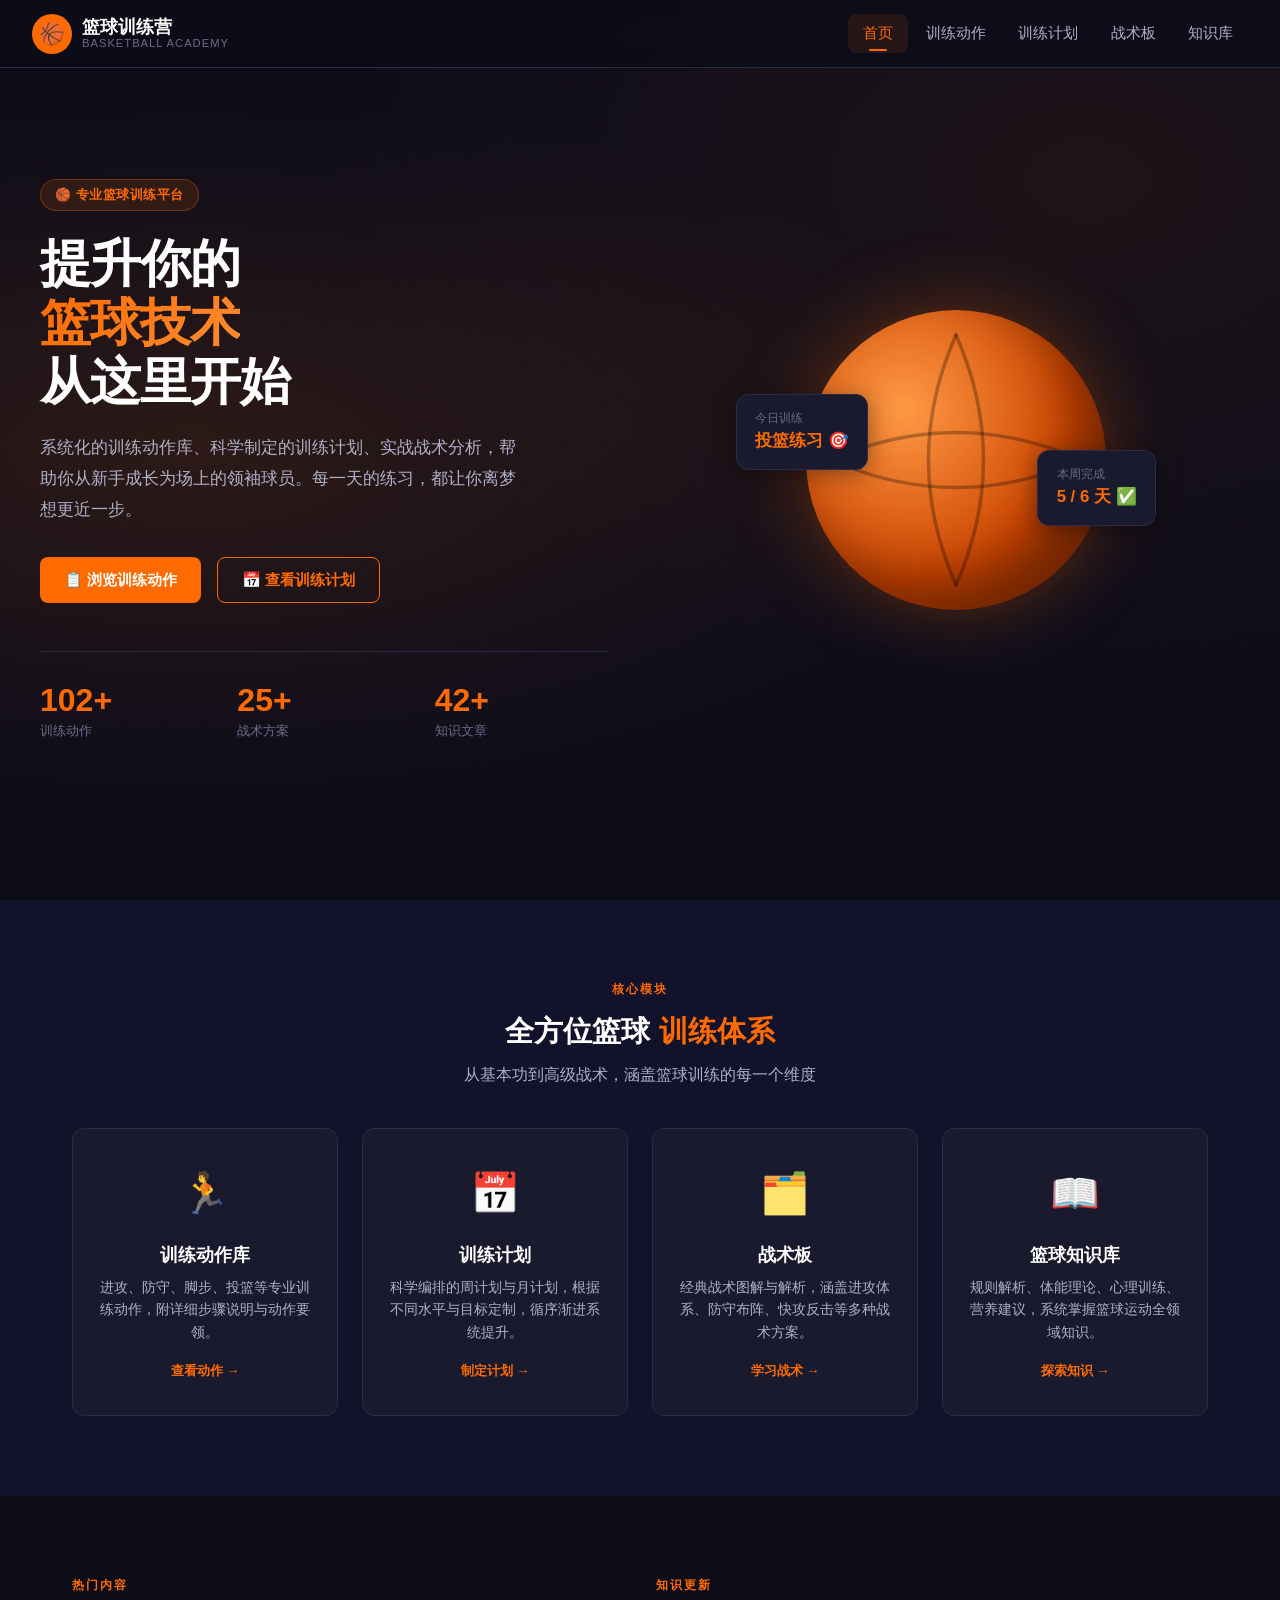
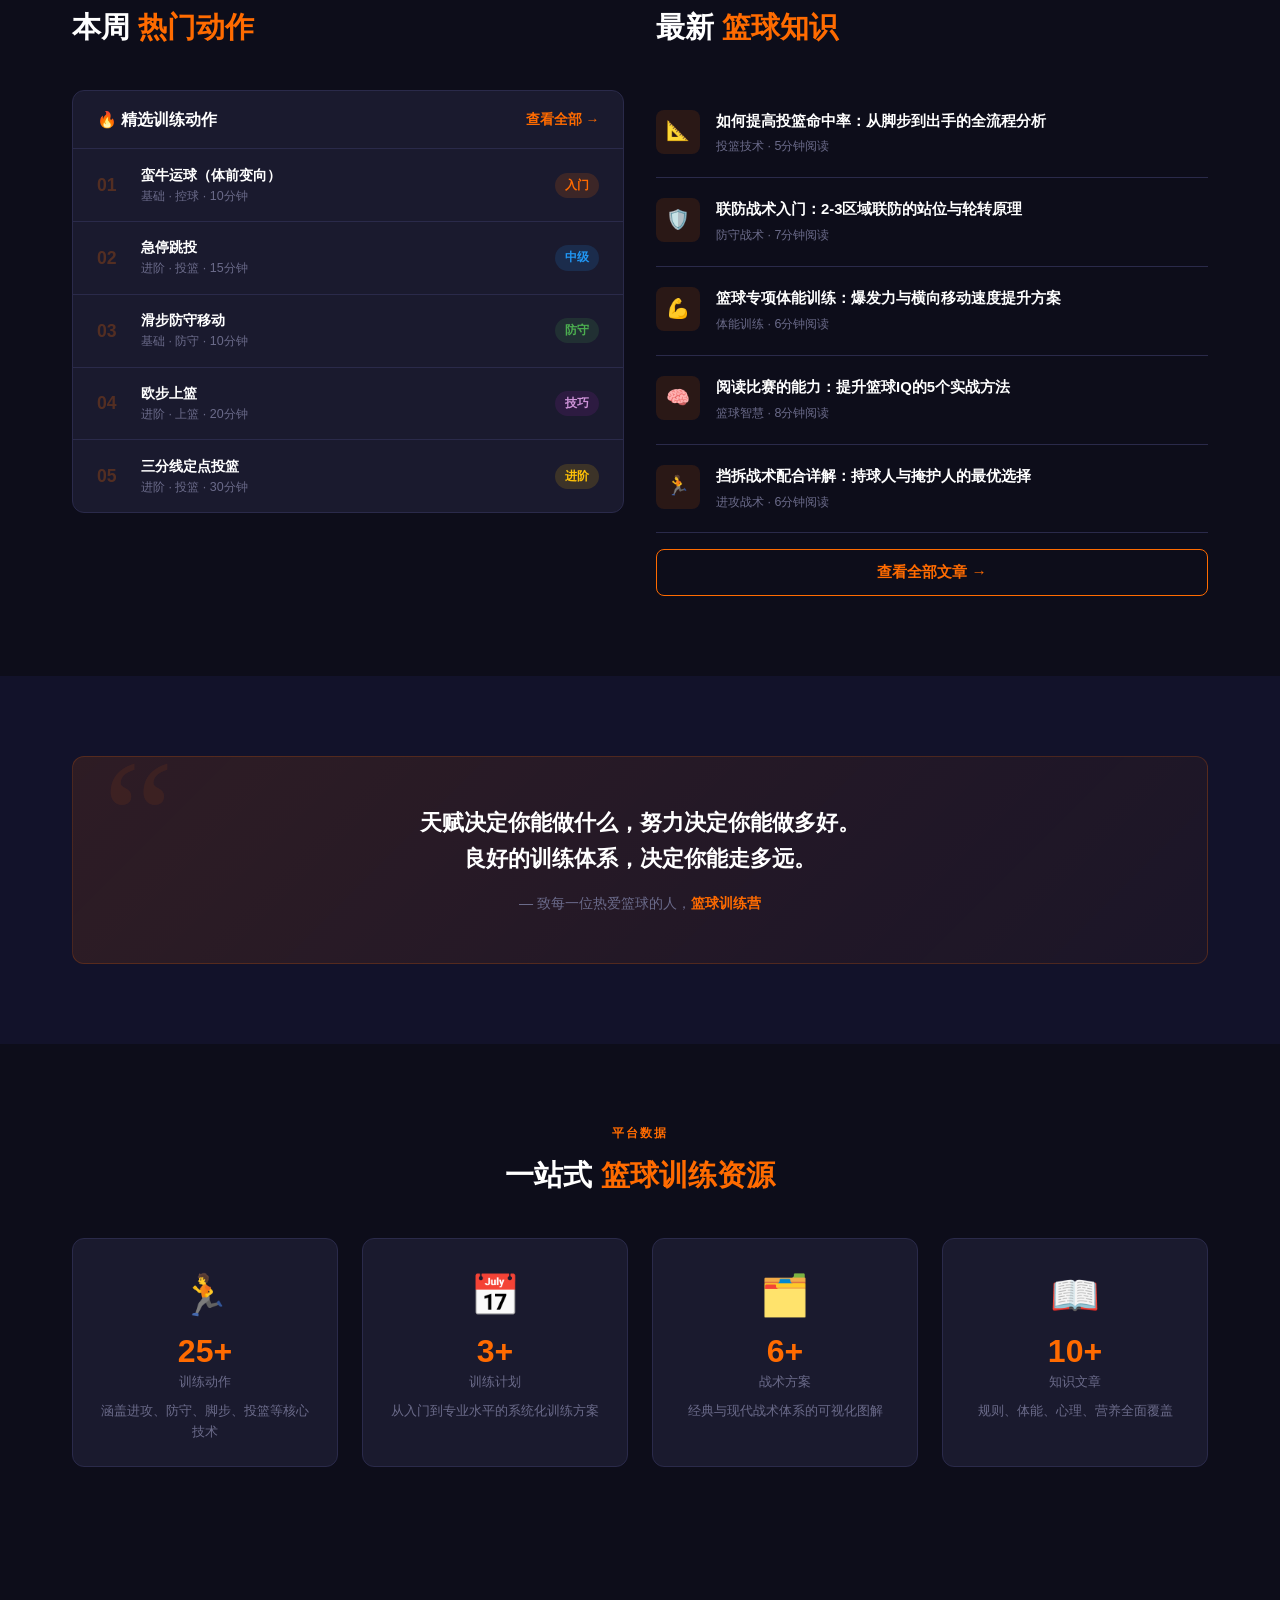
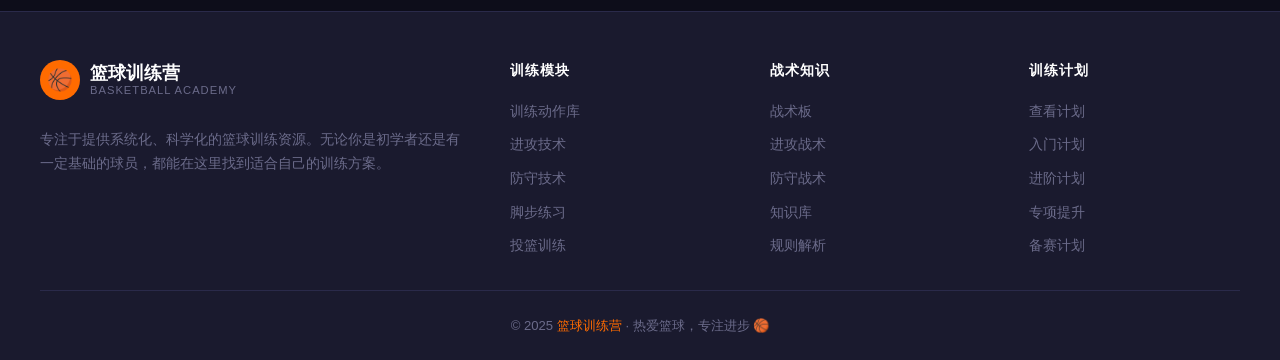
<file: index.html>
<!DOCTYPE html>
<html lang="zh-CN">
<head>
  <meta charset="UTF-8">
  <meta name="viewport" content="width=device-width, initial-scale=1.0">
  <title>篮球训练营 — 专业篮球技术学习平台</title>
  <link rel="stylesheet" href="css/style.css">
  <style>
    .features-grid {
      display: grid;
      grid-template-columns: repeat(4, 1fr);
      gap: 1.5rem;
    }
    .feature-card {
      background: var(--bg-card);
      border: 1px solid var(--border);
      border-radius: var(--radius);
      padding: 2rem 1.5rem;
      text-align: center;
      transition: var(--transition);
      display: block;
    }
    .feature-card:hover { border-color: var(--primary); transform: translateY(-5px); box-shadow: var(--shadow); }
    .feature-card .feat-icon { font-size: 2.5rem; margin-bottom: 1rem; display: block; }
    .feature-card h3 { font-size: 1.1rem; font-weight: 700; margin-bottom: 0.5rem; color: var(--text-primary); }
    .feature-card p { font-size: 0.85rem; color: var(--text-secondary); line-height: 1.65; }
    .feature-card .feat-link { display: inline-flex; align-items: center; gap: 4px; font-size: 0.83rem; color: var(--primary); font-weight: 600; margin-top: 1rem; transition: var(--transition); }
    .feature-card:hover .feat-link { gap: 8px; }

    .news-item { display: flex; gap: 1rem; padding: 1.25rem 0; border-bottom: 1px solid var(--border); }
    .news-item:last-child { border-bottom: none; }
    .news-icon { width: 44px; height: 44px; border-radius: var(--radius-sm); background: rgba(255,107,0,0.12); display: flex; align-items: center; justify-content: center; font-size: 1.2rem; flex-shrink: 0; }
    .news-title { font-size: 0.93rem; font-weight: 600; margin-bottom: 0.25rem; }
    .news-meta { font-size: 0.78rem; color: var(--text-muted); }

    .quote-section { background: linear-gradient(135deg, rgba(255,107,0,0.12), rgba(255,107,0,0.04)); border: 1px solid rgba(255,107,0,0.2); border-radius: var(--radius); padding: 3rem; text-align: center; position: relative; overflow: hidden; }
    .quote-section::before { content: '\201C'; position: absolute; top: -20px; left: 30px; font-size: 10rem; color: rgba(255,107,0,0.08); font-family: Georgia, serif; line-height: 1; }
    .quote-text { font-size: 1.4rem; font-weight: 700; line-height: 1.6; margin-bottom: 1rem; position: relative; }
    .quote-author { font-size: 0.88rem; color: var(--text-muted); }
    .quote-author span { color: var(--primary); font-weight: 600; }

    .highlights-row { display: grid; grid-template-columns: 1fr 1fr; gap: 2rem; align-items: start; }
    .drill-preview { background: var(--bg-card); border: 1px solid var(--border); border-radius: var(--radius); overflow: hidden; }
    .drill-preview-header { padding: 1rem 1.5rem; border-bottom: 1px solid var(--border); display: flex; align-items: center; justify-content: space-between; }
    .drill-preview-item { display: flex; align-items: center; gap: 1rem; padding: 0.9rem 1.5rem; border-bottom: 1px solid var(--border); transition: var(--transition); cursor: pointer; }
    .drill-preview-item:last-child { border-bottom: none; }
    .drill-preview-item:hover { background: rgba(255,107,0,0.04); }
    .drill-num { font-size: 1.1rem; font-weight: 800; color: rgba(255,107,0,0.25); min-width: 28px; }
    .drill-info h4 { font-size: 0.9rem; font-weight: 600; }
    .drill-info p { font-size: 0.78rem; color: var(--text-muted); }
    .drill-info { flex: 1; }

    @media (max-width: 1024px) { .features-grid { grid-template-columns: repeat(2, 1fr); } }
    @media (max-width: 768px) { .features-grid { grid-template-columns: 1fr; } .highlights-row { grid-template-columns: 1fr; } .quote-text { font-size: 1.1rem; } }
  </style>
</head>
<body>

<nav class="navbar">
  <a href="index.html" class="nav-logo">
    <div class="logo-icon">🏀</div>
    <div class="logo-text">
      <span class="site-name">篮球训练营</span>
      <span class="site-sub">BASKETBALL ACADEMY</span>
    </div>
  </a>
  <div class="nav-links">
    <a href="index.html" class="active">首页</a>
    <a href="drills.html">训练动作</a>
    <a href="plans.html">训练计划</a>
    <a href="tactics.html">战术板</a>
    <a href="knowledge.html">知识库</a>
  </div>
  <button class="nav-toggle" aria-label="菜单">
    <span></span><span></span><span></span>
  </button>
</nav>

<!-- Hero Section -->
<section class="hero">
  <div class="hero-bg-pattern"></div>
  <div class="hero-content">
    <div class="hero-text">
      <div class="hero-eyebrow">🏀 专业篮球训练平台</div>
      <h1>提升你的<br><span class="highlight">篮球技术</span><br>从这里开始</h1>
      <p>系统化的训练动作库、科学制定的训练计划、实战战术分析，帮助你从新手成长为场上的领袖球员。每一天的练习，都让你离梦想更近一步。</p>
      <div class="hero-cta">
        <a href="drills.html" class="btn btn-primary">📋 浏览训练动作</a>
        <a href="plans.html" class="btn btn-outline">📅 查看训练计划</a>
      </div>
      <div class="hero-stats">
        <div>
          <div class="stat-number" data-counter data-target="120" data-suffix="+">120+</div>
          <div class="stat-label">训练动作</div>
        </div>
        <div>
          <div class="stat-number" data-counter data-target="30" data-suffix="+">30+</div>
          <div class="stat-label">战术方案</div>
        </div>
        <div>
          <div class="stat-number" data-counter data-target="50" data-suffix="+">50+</div>
          <div class="stat-label">知识文章</div>
        </div>
      </div>
    </div>

    <div class="hero-visual">
      <div class="ball-wrap">
        <div class="ball-glow"></div>
        <div class="ball-graphic">
          <svg viewBox="0 0 300 300" fill="none" xmlns="http://www.w3.org/2000/svg">
            <path d="M 25 150 Q 150 95 275 150" stroke="rgba(0,0,0,0.28)" stroke-width="3.5" fill="none" stroke-linecap="round"/>
            <path d="M 25 150 Q 150 205 275 150" stroke="rgba(0,0,0,0.28)" stroke-width="3.5" fill="none" stroke-linecap="round"/>
            <path d="M 150 25 Q 95 150 150 275" stroke="rgba(0,0,0,0.28)" stroke-width="3.5" fill="none" stroke-linecap="round"/>
            <path d="M 150 25 Q 205 150 150 275" stroke="rgba(0,0,0,0.28)" stroke-width="3.5" fill="none" stroke-linecap="round"/>
          </svg>
        </div>
        <div class="floating-card card-1">
          <div class="fc-label">今日训练</div>
          <div class="fc-value">投篮练习 🎯</div>
        </div>
        <div class="floating-card card-2">
          <div class="fc-label">本周完成</div>
          <div class="fc-value">5 / 6 天 ✅</div>
        </div>
      </div>
    </div>
  </div>
</section>

<!-- Feature Cards -->
<section class="section section-alt">
  <div class="container">
    <div class="section-header animate-in" style="text-align:center;">
      <div class="label">核心模块</div>
      <h2 class="section-title">全方位篮球 <span>训练体系</span></h2>
      <p class="section-subtitle">从基本功到高级战术，涵盖篮球训练的每一个维度</p>
    </div>
    <div class="features-grid">
      <a href="drills.html" class="feature-card animate-in delay-1">
        <span class="feat-icon">🏃</span>
        <h3>训练动作库</h3>
        <p>进攻、防守、脚步、投篮等专业训练动作，附详细步骤说明与动作要领。</p>
        <span class="feat-link">查看动作 →</span>
      </a>
      <a href="plans.html" class="feature-card animate-in delay-2">
        <span class="feat-icon">📅</span>
        <h3>训练计划</h3>
        <p>科学编排的周计划与月计划，根据不同水平与目标定制，循序渐进系统提升。</p>
        <span class="feat-link">制定计划 →</span>
      </a>
      <a href="tactics.html" class="feature-card animate-in delay-3">
        <span class="feat-icon">🗂️</span>
        <h3>战术板</h3>
        <p>经典战术图解与解析，涵盖进攻体系、防守布阵、快攻反击等多种战术方案。</p>
        <span class="feat-link">学习战术 →</span>
      </a>
      <a href="knowledge.html" class="feature-card animate-in delay-4">
        <span class="feat-icon">📖</span>
        <h3>篮球知识库</h3>
        <p>规则解析、体能理论、心理训练、营养建议，系统掌握篮球运动全领域知识。</p>
        <span class="feat-link">探索知识 →</span>
      </a>
    </div>
  </div>
</section>

<!-- Content Highlights -->
<section class="section">
  <div class="container">
    <div class="highlights-row">
      <div>
        <div class="section-header animate-in">
          <div class="label">热门内容</div>
          <h2 class="section-title">本周 <span>热门动作</span></h2>
        </div>
        <div class="drill-preview animate-in">
          <div class="drill-preview-header">
            <span style="font-weight:700;">🔥 精选训练动作</span>
            <a href="drills.html" style="font-size:0.85rem;font-weight:600;color:var(--primary);">查看全部 →</a>
          </div>
          <div class="drill-preview-item">
            <span class="drill-num">01</span>
            <div class="drill-info">
              <h4>蛮牛运球（体前变向）</h4>
              <p>基础 · 控球 · 10分钟</p>
            </div>
            <span class="badge badge-primary">入门</span>
          </div>
          <div class="drill-preview-item">
            <span class="drill-num">02</span>
            <div class="drill-info">
              <h4>急停跳投</h4>
              <p>进阶 · 投篮 · 15分钟</p>
            </div>
            <span class="badge badge-info">中级</span>
          </div>
          <div class="drill-preview-item">
            <span class="drill-num">03</span>
            <div class="drill-info">
              <h4>滑步防守移动</h4>
              <p>基础 · 防守 · 10分钟</p>
            </div>
            <span class="badge badge-success">防守</span>
          </div>
          <div class="drill-preview-item">
            <span class="drill-num">04</span>
            <div class="drill-info">
              <h4>欧步上篮</h4>
              <p>进阶 · 上篮 · 20分钟</p>
            </div>
            <span class="badge badge-purple">技巧</span>
          </div>
          <div class="drill-preview-item">
            <span class="drill-num">05</span>
            <div class="drill-info">
              <h4>三分线定点投篮</h4>
              <p>进阶 · 投篮 · 30分钟</p>
            </div>
            <span class="badge badge-gold">进阶</span>
          </div>
        </div>
      </div>

      <div>
        <div class="section-header animate-in">
          <div class="label">知识更新</div>
          <h2 class="section-title">最新 <span>篮球知识</span></h2>
        </div>
        <div class="animate-in">
          <div class="news-item">
            <div class="news-icon">📐</div>
            <div>
              <div class="news-title">如何提高投篮命中率：从脚步到出手的全流程分析</div>
              <div class="news-meta">投篮技术 · 5分钟阅读</div>
            </div>
          </div>
          <div class="news-item">
            <div class="news-icon">🛡️</div>
            <div>
              <div class="news-title">联防战术入门：2-3区域联防的站位与轮转原理</div>
              <div class="news-meta">防守战术 · 7分钟阅读</div>
            </div>
          </div>
          <div class="news-item">
            <div class="news-icon">💪</div>
            <div>
              <div class="news-title">篮球专项体能训练：爆发力与横向移动速度提升方案</div>
              <div class="news-meta">体能训练 · 6分钟阅读</div>
            </div>
          </div>
          <div class="news-item">
            <div class="news-icon">🧠</div>
            <div>
              <div class="news-title">阅读比赛的能力：提升篮球IQ的5个实战方法</div>
              <div class="news-meta">篮球智慧 · 8分钟阅读</div>
            </div>
          </div>
          <div class="news-item">
            <div class="news-icon">🏃</div>
            <div>
              <div class="news-title">挡拆战术配合详解：持球人与掩护人的最优选择</div>
              <div class="news-meta">进攻战术 · 6分钟阅读</div>
            </div>
          </div>
          <div style="margin-top:1rem;">
            <a href="knowledge.html" class="btn btn-outline" style="width:100%;justify-content:center;">查看全部文章 →</a>
          </div>
        </div>
      </div>
    </div>
  </div>
</section>

<!-- Quote -->
<section class="section section-alt">
  <div class="container">
    <div class="quote-section animate-in">
      <div class="quote-text">天赋决定你能做什么，努力决定你能做多好。<br>良好的训练体系，决定你能走多远。</div>
      <div class="quote-author">— 致每一位热爱篮球的人，<span>篮球训练营</span></div>
    </div>
  </div>
</section>

<!-- Platform Stats -->
<section class="section">
  <div class="container">
    <div class="section-header animate-in" style="text-align:center;">
      <div class="label">平台数据</div>
      <h2 class="section-title">一站式 <span>篮球训练资源</span></h2>
    </div>
    <div class="card-grid card-grid-4">
      <div class="card animate-in" style="text-align:center;">
        <div style="font-size:2.5rem;margin-bottom:0.5rem;">🏃</div>
        <div class="stat-number" data-counter data-target="120" data-suffix="+">120+</div>
        <div class="stat-label">训练动作</div>
        <p style="font-size:0.82rem;color:var(--text-muted);margin-top:0.5rem;">涵盖进攻、防守、脚步、投篮等核心技术</p>
      </div>
      <div class="card animate-in delay-1" style="text-align:center;">
        <div style="font-size:2.5rem;margin-bottom:0.5rem;">📅</div>
        <div class="stat-number" data-counter data-target="15" data-suffix="+">15+</div>
        <div class="stat-label">训练计划</div>
        <p style="font-size:0.82rem;color:var(--text-muted);margin-top:0.5rem;">从入门到专业水平的系统化训练方案</p>
      </div>
      <div class="card animate-in delay-2" style="text-align:center;">
        <div style="font-size:2.5rem;margin-bottom:0.5rem;">🗂️</div>
        <div class="stat-number" data-counter data-target="30" data-suffix="+">30+</div>
        <div class="stat-label">战术方案</div>
        <p style="font-size:0.82rem;color:var(--text-muted);margin-top:0.5rem;">经典与现代战术体系的可视化图解</p>
      </div>
      <div class="card animate-in delay-3" style="text-align:center;">
        <div style="font-size:2.5rem;margin-bottom:0.5rem;">📖</div>
        <div class="stat-number" data-counter data-target="50" data-suffix="+">50+</div>
        <div class="stat-label">知识文章</div>
        <p style="font-size:0.82rem;color:var(--text-muted);margin-top:0.5rem;">规则、体能、心理、营养全面覆盖</p>
      </div>
    </div>
  </div>
</section>

<footer class="footer">
  <div class="footer-inner">
    <div class="footer-grid">
      <div class="footer-brand">
        <a href="index.html" class="nav-logo" style="display:inline-flex;margin-bottom:1rem;">
          <div class="logo-icon">🏀</div>
          <div class="logo-text">
            <span class="site-name">篮球训练营</span>
            <span class="site-sub">BASKETBALL ACADEMY</span>
          </div>
        </a>
        <p>专注于提供系统化、科学化的篮球训练资源。无论你是初学者还是有一定基础的球员，都能在这里找到适合自己的训练方案。</p>
      </div>
      <div class="footer-col">
        <h4>训练模块</h4>
        <ul>
          <li><a href="drills.html">训练动作库</a></li>
          <li><a href="drills.html">进攻技术</a></li>
          <li><a href="drills.html">防守技术</a></li>
          <li><a href="drills.html">脚步练习</a></li>
          <li><a href="drills.html">投篮训练</a></li>
        </ul>
      </div>
      <div class="footer-col">
        <h4>战术知识</h4>
        <ul>
          <li><a href="tactics.html">战术板</a></li>
          <li><a href="tactics.html">进攻战术</a></li>
          <li><a href="tactics.html">防守战术</a></li>
          <li><a href="knowledge.html">知识库</a></li>
          <li><a href="knowledge.html">规则解析</a></li>
        </ul>
      </div>
      <div class="footer-col">
        <h4>训练计划</h4>
        <ul>
          <li><a href="plans.html">查看计划</a></li>
          <li><a href="plans.html">入门计划</a></li>
          <li><a href="plans.html">进阶计划</a></li>
          <li><a href="plans.html">专项提升</a></li>
          <li><a href="plans.html">备赛计划</a></li>
        </ul>
      </div>
    </div>
    <div class="footer-bottom">
      © 2025 <span>篮球训练营</span> · 热爱篮球，专注进步 🏀
    </div>
  </div>
</footer>

<script src="js/main.js"></script>
</body>
</html>
</file>
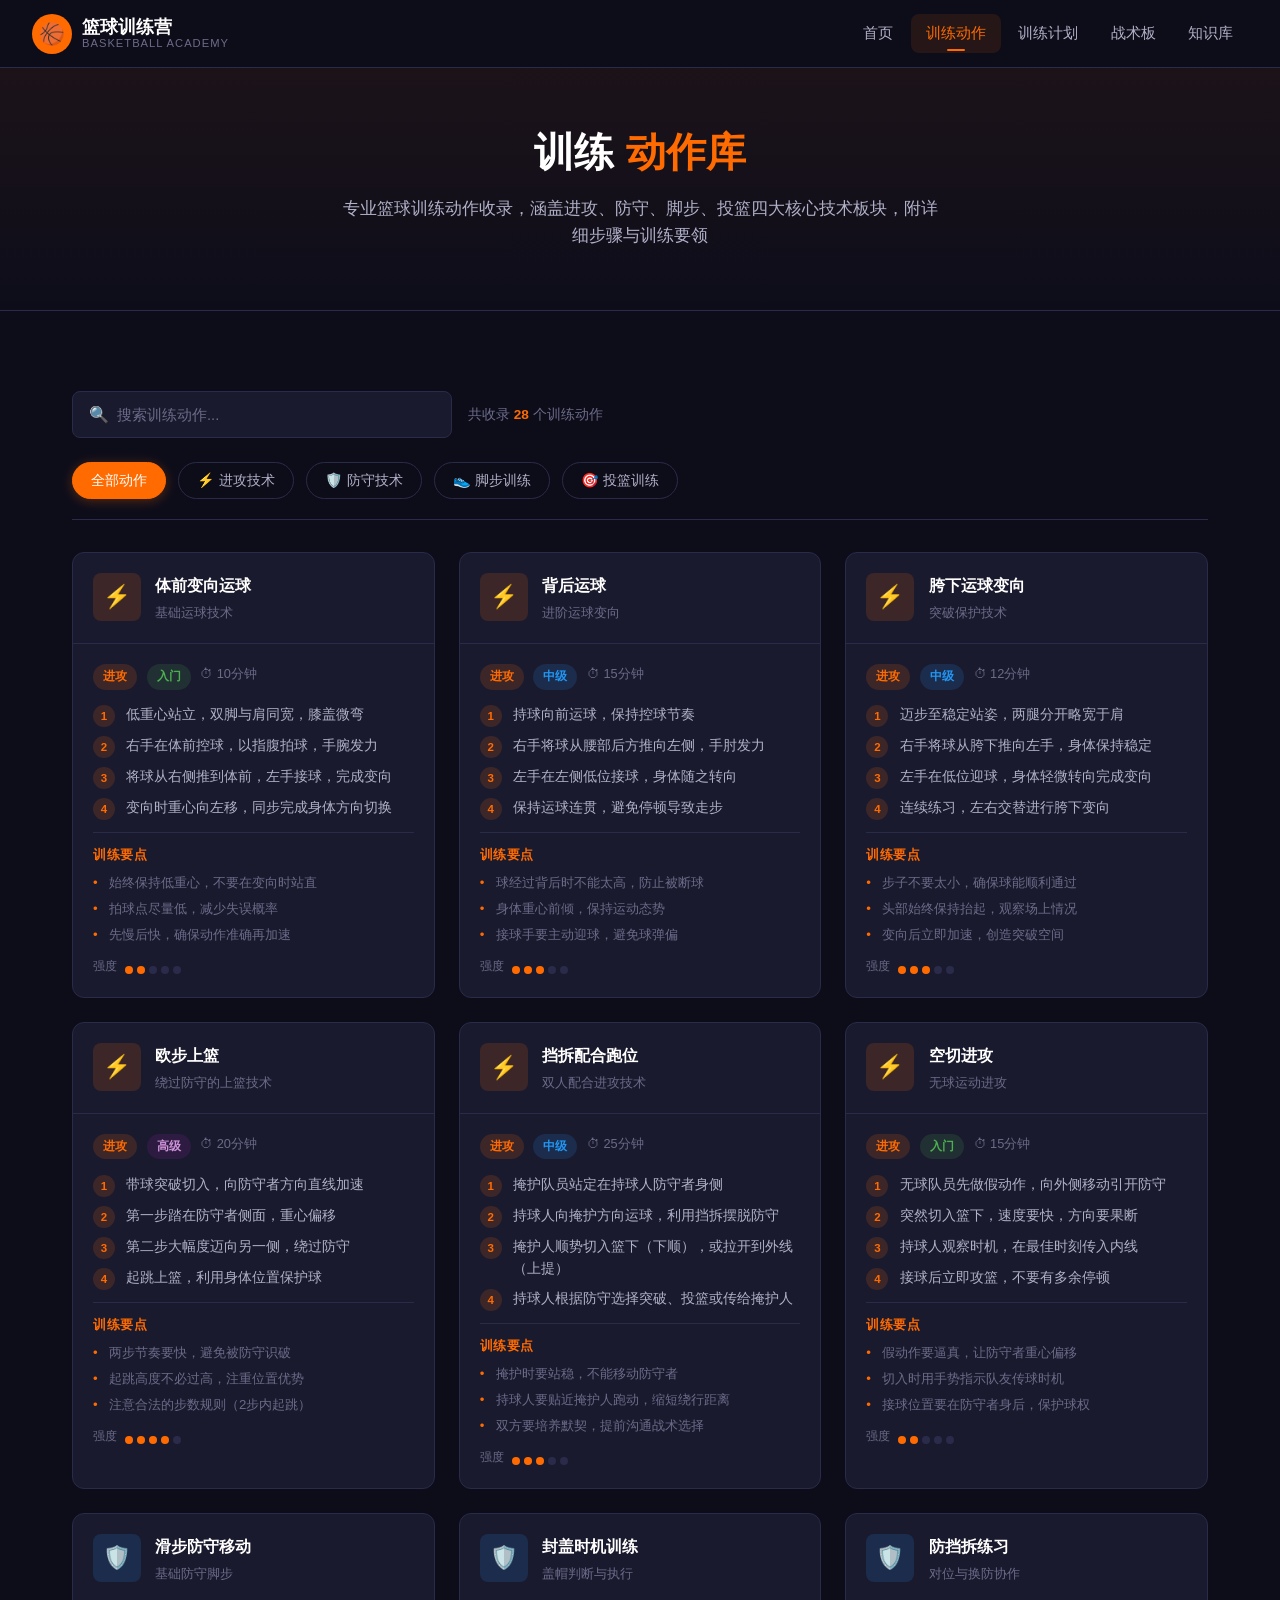
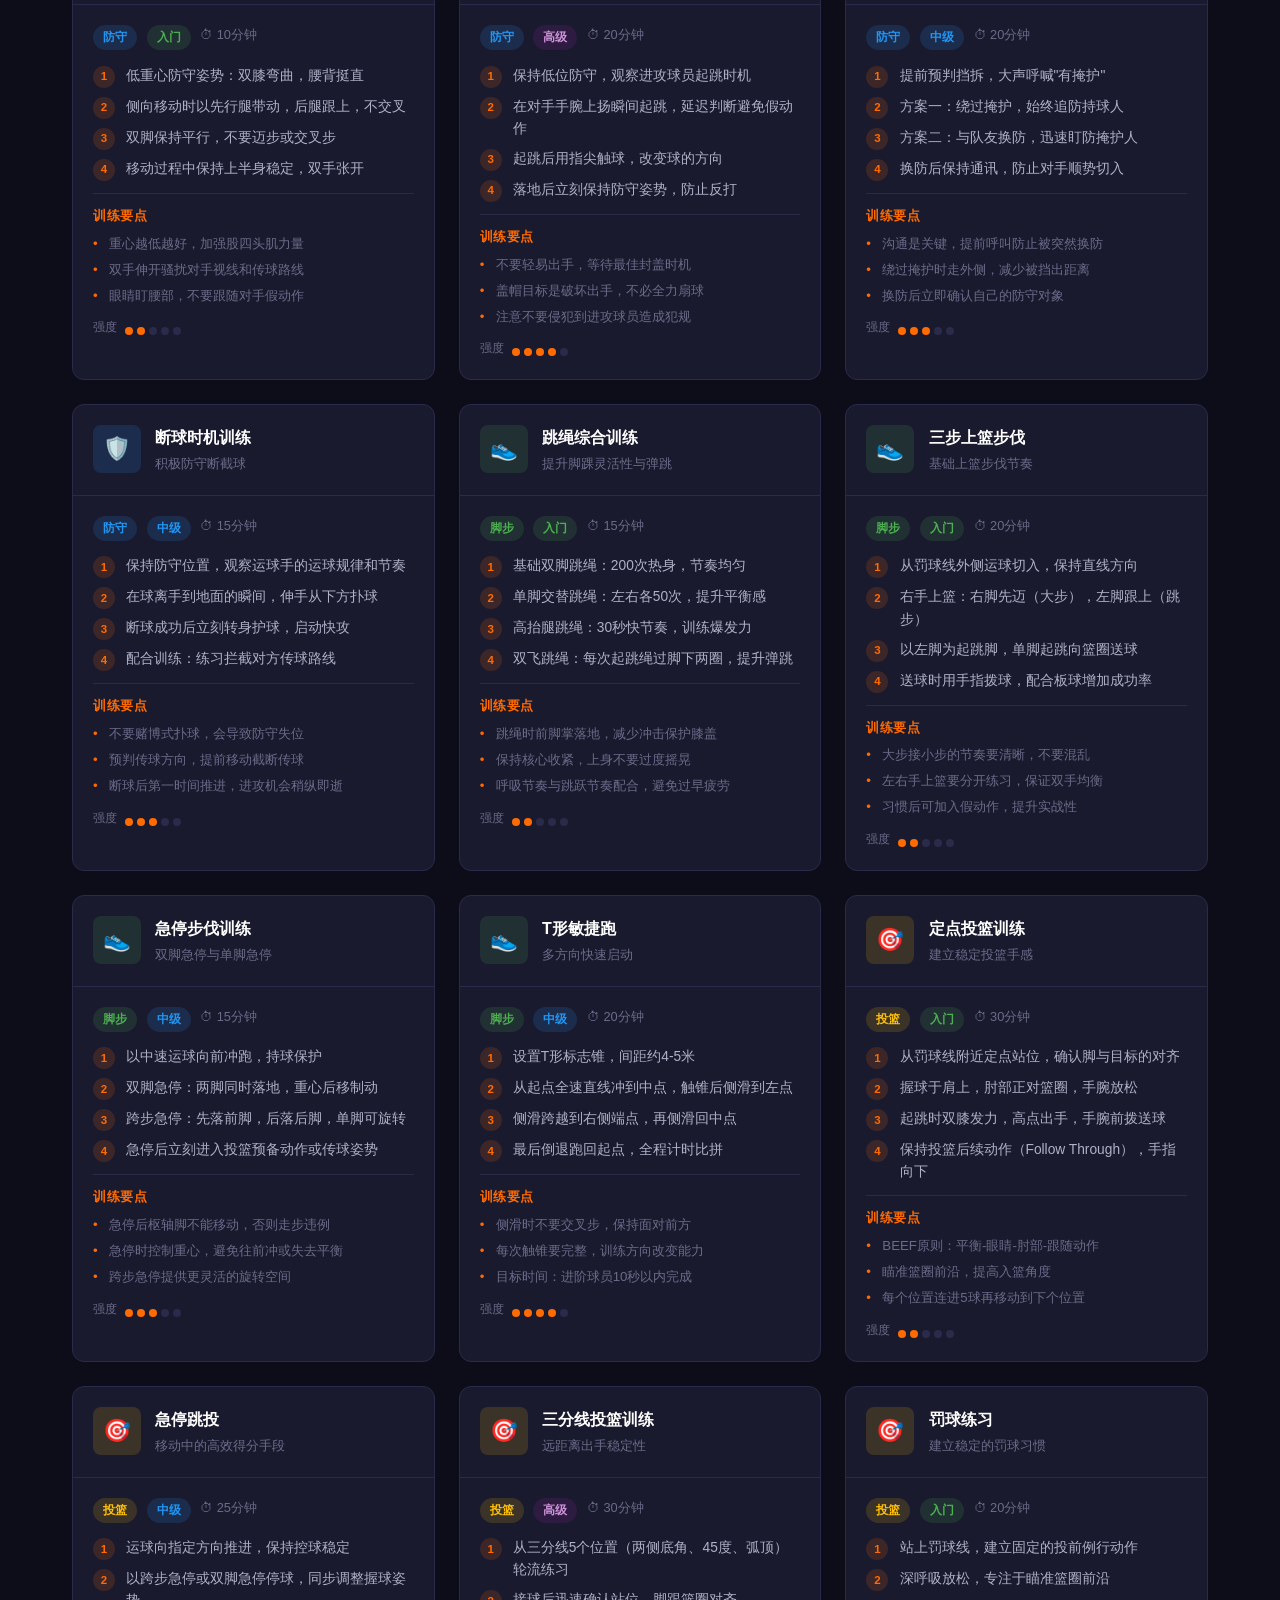
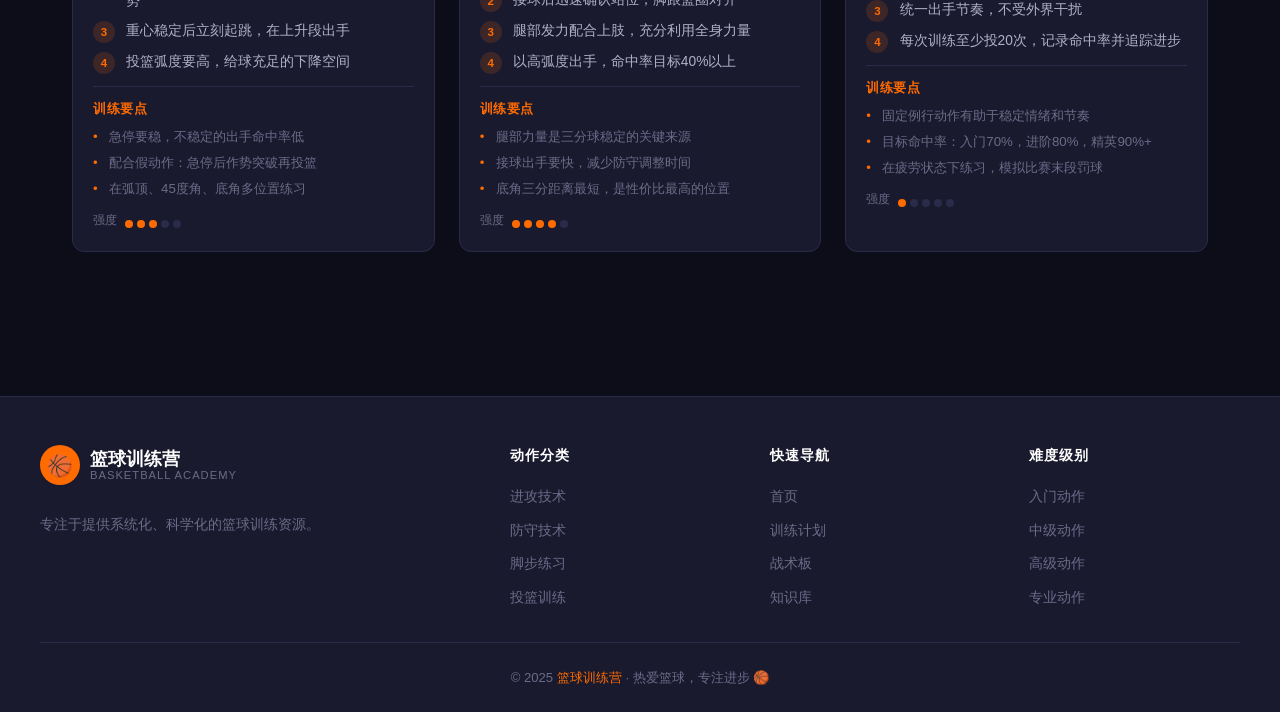
<file: drills.html>
<!DOCTYPE html>
<html lang="zh-CN">
<head>
  <meta charset="UTF-8">
  <meta name="viewport" content="width=device-width, initial-scale=1.0">
  <title>训练动作 — 篮球训练营</title>
  <link rel="stylesheet" href="css/style.css">
  <style>
    .drills-grid {
      display: grid;
      grid-template-columns: repeat(3, 1fr);
      gap: 1.5rem;
    }
    .search-row {
      display: flex;
      align-items: center;
      gap: 1rem;
      margin-bottom: 1.5rem;
    }
    .search-bar {
      display: flex; align-items: center;
      background: var(--bg-card); border: 1.5px solid var(--border);
      border-radius: var(--radius-sm); padding: 10px 16px;
      gap: 8px; transition: var(--transition); flex: 1; max-width: 380px;
    }
    .search-bar:focus-within { border-color: var(--primary); }
    .search-bar input { background: none; border: none; outline: none; color: var(--text-primary); font-size: 0.92rem; flex: 1; }
    .search-bar input::placeholder { color: var(--text-muted); }

    .intensity-bar {
      display: flex; gap: 4px; align-items: center; margin-top: 6px;
    }
    .intensity-dot {
      width: 8px; height: 8px; border-radius: 50%;
      background: var(--border);
    }
    .intensity-dot.filled { background: var(--primary); }

    .drill-tips {
      margin-top: 0.75rem;
      padding-top: 0.75rem;
      border-top: 1px solid var(--border);
    }
    .drill-tips h5 {
      font-size: 0.8rem; color: var(--primary); font-weight: 700;
      text-transform: uppercase; letter-spacing: 0.5px; margin-bottom: 0.4rem;
    }
    .drill-tips ul { display: flex; flex-direction: column; gap: 0.3rem; }
    .drill-tips ul li { font-size: 0.83rem; color: var(--text-muted); padding-left: 1rem; position: relative; }
    .drill-tips ul li::before { content: '•'; position: absolute; left: 0; color: var(--primary); }

    @media (max-width: 900px) { .drills-grid { grid-template-columns: repeat(2, 1fr); } }
    @media (max-width: 580px) { .drills-grid { grid-template-columns: 1fr; } }
  </style>
</head>
<body>

<nav class="navbar">
  <a href="index.html" class="nav-logo">
    <div class="logo-icon">🏀</div>
    <div class="logo-text">
      <span class="site-name">篮球训练营</span>
      <span class="site-sub">BASKETBALL ACADEMY</span>
    </div>
  </a>
  <div class="nav-links">
    <a href="index.html">首页</a>
    <a href="drills.html" class="active">训练动作</a>
    <a href="plans.html">训练计划</a>
    <a href="tactics.html">战术板</a>
    <a href="knowledge.html">知识库</a>
  </div>
  <button class="nav-toggle" aria-label="菜单">
    <span></span><span></span><span></span>
  </button>
</nav>

<div class="page-header">
  <h1>训练 <span>动作库</span></h1>
  <p>专业篮球训练动作收录，涵盖进攻、防守、脚步、投篮四大核心技术板块，附详细步骤与训练要领</p>
</div>

<section class="section">
  <div class="container">

    <div class="search-row">
      <div class="search-bar">
        <span>🔍</span>
        <input type="text" id="drill-search" placeholder="搜索训练动作...">
      </div>
      <span style="font-size:0.85rem;color:var(--text-muted);">共收录 <strong style="color:var(--primary);">28</strong> 个训练动作</span>
    </div>

    <!-- Filter Bar -->
    <div class="filter-bar">
      <button class="filter-tab active" data-filter="all">全部动作</button>
      <button class="filter-tab" data-filter="offense">⚡ 进攻技术</button>
      <button class="filter-tab" data-filter="defense">🛡️ 防守技术</button>
      <button class="filter-tab" data-filter="footwork">👟 脚步训练</button>
      <button class="filter-tab" data-filter="shooting">🎯 投篮训练</button>
    </div>

    <!-- Drills Grid -->
    <div class="drills-grid">

      <!-- Offense -->
      <div class="drill-card animate-in" data-category="offense">
        <div class="drill-card-top">
          <div class="icon-box icon-box-orange">⚡</div>
          <div style="flex:1;">
            <h3>体前变向运球</h3>
            <p class="text-muted" style="font-size:0.8rem;">基础运球技术</p>
          </div>
        </div>
        <div class="drill-card-body">
          <div class="drill-meta">
            <span class="badge badge-primary">进攻</span>
            <span class="badge badge-success">入门</span>
            <span style="font-size:0.8rem;color:var(--text-muted);">⏱ 10分钟</span>
          </div>
          <div class="drill-steps">
            <div class="drill-step"><span class="drill-step-num">1</span><span>低重心站立，双脚与肩同宽，膝盖微弯</span></div>
            <div class="drill-step"><span class="drill-step-num">2</span><span>右手在体前控球，以指腹拍球，手腕发力</span></div>
            <div class="drill-step"><span class="drill-step-num">3</span><span>将球从右侧推到体前，左手接球，完成变向</span></div>
            <div class="drill-step"><span class="drill-step-num">4</span><span>变向时重心向左移，同步完成身体方向切换</span></div>
          </div>
          <div class="drill-tips">
            <h5>训练要点</h5>
            <ul>
              <li>始终保持低重心，不要在变向时站直</li>
              <li>拍球点尽量低，减少失误概率</li>
              <li>先慢后快，确保动作准确再加速</li>
            </ul>
          </div>
          <div style="display:flex;align-items:center;gap:8px;margin-top:0.75rem;">
            <span style="font-size:0.78rem;color:var(--text-muted);">强度</span>
            <div class="intensity-bar">
              <div class="intensity-dot filled"></div>
              <div class="intensity-dot filled"></div>
              <div class="intensity-dot"></div>
              <div class="intensity-dot"></div>
              <div class="intensity-dot"></div>
            </div>
          </div>
        </div>
      </div>

      <div class="drill-card animate-in" data-category="offense">
        <div class="drill-card-top">
          <div class="icon-box icon-box-orange">⚡</div>
          <div style="flex:1;">
            <h3>背后运球</h3>
            <p class="text-muted" style="font-size:0.8rem;">进阶运球变向</p>
          </div>
        </div>
        <div class="drill-card-body">
          <div class="drill-meta">
            <span class="badge badge-primary">进攻</span>
            <span class="badge badge-info">中级</span>
            <span style="font-size:0.8rem;color:var(--text-muted);">⏱ 15分钟</span>
          </div>
          <div class="drill-steps">
            <div class="drill-step"><span class="drill-step-num">1</span><span>持球向前运球，保持控球节奏</span></div>
            <div class="drill-step"><span class="drill-step-num">2</span><span>右手将球从腰部后方推向左侧，手肘发力</span></div>
            <div class="drill-step"><span class="drill-step-num">3</span><span>左手在左侧低位接球，身体随之转向</span></div>
            <div class="drill-step"><span class="drill-step-num">4</span><span>保持运球连贯，避免停顿导致走步</span></div>
          </div>
          <div class="drill-tips">
            <h5>训练要点</h5>
            <ul>
              <li>球经过背后时不能太高，防止被断球</li>
              <li>身体重心前倾，保持运动态势</li>
              <li>接球手要主动迎球，避免球弹偏</li>
            </ul>
          </div>
          <div style="display:flex;align-items:center;gap:8px;margin-top:0.75rem;">
            <span style="font-size:0.78rem;color:var(--text-muted);">强度</span>
            <div class="intensity-bar">
              <div class="intensity-dot filled"></div>
              <div class="intensity-dot filled"></div>
              <div class="intensity-dot filled"></div>
              <div class="intensity-dot"></div>
              <div class="intensity-dot"></div>
            </div>
          </div>
        </div>
      </div>

      <div class="drill-card animate-in" data-category="offense">
        <div class="drill-card-top">
          <div class="icon-box icon-box-orange">⚡</div>
          <div style="flex:1;">
            <h3>胯下运球变向</h3>
            <p class="text-muted" style="font-size:0.8rem;">突破保护技术</p>
          </div>
        </div>
        <div class="drill-card-body">
          <div class="drill-meta">
            <span class="badge badge-primary">进攻</span>
            <span class="badge badge-info">中级</span>
            <span style="font-size:0.8rem;color:var(--text-muted);">⏱ 12分钟</span>
          </div>
          <div class="drill-steps">
            <div class="drill-step"><span class="drill-step-num">1</span><span>迈步至稳定站姿，两腿分开略宽于肩</span></div>
            <div class="drill-step"><span class="drill-step-num">2</span><span>右手将球从胯下推向左手，身体保持稳定</span></div>
            <div class="drill-step"><span class="drill-step-num">3</span><span>左手在低位迎球，身体轻微转向完成变向</span></div>
            <div class="drill-step"><span class="drill-step-num">4</span><span>连续练习，左右交替进行胯下变向</span></div>
          </div>
          <div class="drill-tips">
            <h5>训练要点</h5>
            <ul>
              <li>步子不要太小，确保球能顺利通过</li>
              <li>头部始终保持抬起，观察场上情况</li>
              <li>变向后立即加速，创造突破空间</li>
            </ul>
          </div>
          <div style="display:flex;align-items:center;gap:8px;margin-top:0.75rem;">
            <span style="font-size:0.78rem;color:var(--text-muted);">强度</span>
            <div class="intensity-bar">
              <div class="intensity-dot filled"></div>
              <div class="intensity-dot filled"></div>
              <div class="intensity-dot filled"></div>
              <div class="intensity-dot"></div>
              <div class="intensity-dot"></div>
            </div>
          </div>
        </div>
      </div>

      <div class="drill-card animate-in" data-category="offense">
        <div class="drill-card-top">
          <div class="icon-box icon-box-orange">⚡</div>
          <div style="flex:1;">
            <h3>欧步上篮</h3>
            <p class="text-muted" style="font-size:0.8rem;">绕过防守的上篮技术</p>
          </div>
        </div>
        <div class="drill-card-body">
          <div class="drill-meta">
            <span class="badge badge-primary">进攻</span>
            <span class="badge badge-purple">高级</span>
            <span style="font-size:0.8rem;color:var(--text-muted);">⏱ 20分钟</span>
          </div>
          <div class="drill-steps">
            <div class="drill-step"><span class="drill-step-num">1</span><span>带球突破切入，向防守者方向直线加速</span></div>
            <div class="drill-step"><span class="drill-step-num">2</span><span>第一步踏在防守者侧面，重心偏移</span></div>
            <div class="drill-step"><span class="drill-step-num">3</span><span>第二步大幅度迈向另一侧，绕过防守</span></div>
            <div class="drill-step"><span class="drill-step-num">4</span><span>起跳上篮，利用身体位置保护球</span></div>
          </div>
          <div class="drill-tips">
            <h5>训练要点</h5>
            <ul>
              <li>两步节奏要快，避免被防守识破</li>
              <li>起跳高度不必过高，注重位置优势</li>
              <li>注意合法的步数规则（2步内起跳）</li>
            </ul>
          </div>
          <div style="display:flex;align-items:center;gap:8px;margin-top:0.75rem;">
            <span style="font-size:0.78rem;color:var(--text-muted);">强度</span>
            <div class="intensity-bar">
              <div class="intensity-dot filled"></div>
              <div class="intensity-dot filled"></div>
              <div class="intensity-dot filled"></div>
              <div class="intensity-dot filled"></div>
              <div class="intensity-dot"></div>
            </div>
          </div>
        </div>
      </div>

      <div class="drill-card animate-in" data-category="offense">
        <div class="drill-card-top">
          <div class="icon-box icon-box-orange">⚡</div>
          <div style="flex:1;">
            <h3>挡拆配合跑位</h3>
            <p class="text-muted" style="font-size:0.8rem;">双人配合进攻技术</p>
          </div>
        </div>
        <div class="drill-card-body">
          <div class="drill-meta">
            <span class="badge badge-primary">进攻</span>
            <span class="badge badge-info">中级</span>
            <span style="font-size:0.8rem;color:var(--text-muted);">⏱ 25分钟</span>
          </div>
          <div class="drill-steps">
            <div class="drill-step"><span class="drill-step-num">1</span><span>掩护队员站定在持球人防守者身侧</span></div>
            <div class="drill-step"><span class="drill-step-num">2</span><span>持球人向掩护方向运球，利用挡拆摆脱防守</span></div>
            <div class="drill-step"><span class="drill-step-num">3</span><span>掩护人顺势切入篮下（下顺），或拉开到外线（上提）</span></div>
            <div class="drill-step"><span class="drill-step-num">4</span><span>持球人根据防守选择突破、投篮或传给掩护人</span></div>
          </div>
          <div class="drill-tips">
            <h5>训练要点</h5>
            <ul>
              <li>掩护时要站稳，不能移动防守者</li>
              <li>持球人要贴近掩护人跑动，缩短绕行距离</li>
              <li>双方要培养默契，提前沟通战术选择</li>
            </ul>
          </div>
          <div style="display:flex;align-items:center;gap:8px;margin-top:0.75rem;">
            <span style="font-size:0.78rem;color:var(--text-muted);">强度</span>
            <div class="intensity-bar">
              <div class="intensity-dot filled"></div>
              <div class="intensity-dot filled"></div>
              <div class="intensity-dot filled"></div>
              <div class="intensity-dot"></div>
              <div class="intensity-dot"></div>
            </div>
          </div>
        </div>
      </div>

      <div class="drill-card animate-in" data-category="offense">
        <div class="drill-card-top">
          <div class="icon-box icon-box-orange">⚡</div>
          <div style="flex:1;">
            <h3>空切进攻</h3>
            <p class="text-muted" style="font-size:0.8rem;">无球运动进攻</p>
          </div>
        </div>
        <div class="drill-card-body">
          <div class="drill-meta">
            <span class="badge badge-primary">进攻</span>
            <span class="badge badge-success">入门</span>
            <span style="font-size:0.8rem;color:var(--text-muted);">⏱ 15分钟</span>
          </div>
          <div class="drill-steps">
            <div class="drill-step"><span class="drill-step-num">1</span><span>无球队员先做假动作，向外侧移动引开防守</span></div>
            <div class="drill-step"><span class="drill-step-num">2</span><span>突然切入篮下，速度要快，方向要果断</span></div>
            <div class="drill-step"><span class="drill-step-num">3</span><span>持球人观察时机，在最佳时刻传入内线</span></div>
            <div class="drill-step"><span class="drill-step-num">4</span><span>接球后立即攻篮，不要有多余停顿</span></div>
          </div>
          <div class="drill-tips">
            <h5>训练要点</h5>
            <ul>
              <li>假动作要逼真，让防守者重心偏移</li>
              <li>切入时用手势指示队友传球时机</li>
              <li>接球位置要在防守者身后，保护球权</li>
            </ul>
          </div>
          <div style="display:flex;align-items:center;gap:8px;margin-top:0.75rem;">
            <span style="font-size:0.78rem;color:var(--text-muted);">强度</span>
            <div class="intensity-bar">
              <div class="intensity-dot filled"></div>
              <div class="intensity-dot filled"></div>
              <div class="intensity-dot"></div>
              <div class="intensity-dot"></div>
              <div class="intensity-dot"></div>
            </div>
          </div>
        </div>
      </div>

      <!-- Defense -->
      <div class="drill-card animate-in" data-category="defense">
        <div class="drill-card-top">
          <div class="icon-box icon-box-blue">🛡️</div>
          <div style="flex:1;">
            <h3>滑步防守移动</h3>
            <p class="text-muted" style="font-size:0.8rem;">基础防守脚步</p>
          </div>
        </div>
        <div class="drill-card-body">
          <div class="drill-meta">
            <span class="badge badge-info">防守</span>
            <span class="badge badge-success">入门</span>
            <span style="font-size:0.8rem;color:var(--text-muted);">⏱ 10分钟</span>
          </div>
          <div class="drill-steps">
            <div class="drill-step"><span class="drill-step-num">1</span><span>低重心防守姿势：双膝弯曲，腰背挺直</span></div>
            <div class="drill-step"><span class="drill-step-num">2</span><span>侧向移动时以先行腿带动，后腿跟上，不交叉</span></div>
            <div class="drill-step"><span class="drill-step-num">3</span><span>双脚保持平行，不要迈步或交叉步</span></div>
            <div class="drill-step"><span class="drill-step-num">4</span><span>移动过程中保持上半身稳定，双手张开</span></div>
          </div>
          <div class="drill-tips">
            <h5>训练要点</h5>
            <ul>
              <li>重心越低越好，加强股四头肌力量</li>
              <li>双手伸开骚扰对手视线和传球路线</li>
              <li>眼睛盯腰部，不要跟随对手假动作</li>
            </ul>
          </div>
          <div style="display:flex;align-items:center;gap:8px;margin-top:0.75rem;">
            <span style="font-size:0.78rem;color:var(--text-muted);">强度</span>
            <div class="intensity-bar">
              <div class="intensity-dot filled"></div>
              <div class="intensity-dot filled"></div>
              <div class="intensity-dot"></div>
              <div class="intensity-dot"></div>
              <div class="intensity-dot"></div>
            </div>
          </div>
        </div>
      </div>

      <div class="drill-card animate-in" data-category="defense">
        <div class="drill-card-top">
          <div class="icon-box icon-box-blue">🛡️</div>
          <div style="flex:1;">
            <h3>封盖时机训练</h3>
            <p class="text-muted" style="font-size:0.8rem;">盖帽判断与执行</p>
          </div>
        </div>
        <div class="drill-card-body">
          <div class="drill-meta">
            <span class="badge badge-info">防守</span>
            <span class="badge badge-purple">高级</span>
            <span style="font-size:0.8rem;color:var(--text-muted);">⏱ 20分钟</span>
          </div>
          <div class="drill-steps">
            <div class="drill-step"><span class="drill-step-num">1</span><span>保持低位防守，观察进攻球员起跳时机</span></div>
            <div class="drill-step"><span class="drill-step-num">2</span><span>在对手手腕上扬瞬间起跳，延迟判断避免假动作</span></div>
            <div class="drill-step"><span class="drill-step-num">3</span><span>起跳后用指尖触球，改变球的方向</span></div>
            <div class="drill-step"><span class="drill-step-num">4</span><span>落地后立刻保持防守姿势，防止反打</span></div>
          </div>
          <div class="drill-tips">
            <h5>训练要点</h5>
            <ul>
              <li>不要轻易出手，等待最佳封盖时机</li>
              <li>盖帽目标是破坏出手，不必全力扇球</li>
              <li>注意不要侵犯到进攻球员造成犯规</li>
            </ul>
          </div>
          <div style="display:flex;align-items:center;gap:8px;margin-top:0.75rem;">
            <span style="font-size:0.78rem;color:var(--text-muted);">强度</span>
            <div class="intensity-bar">
              <div class="intensity-dot filled"></div>
              <div class="intensity-dot filled"></div>
              <div class="intensity-dot filled"></div>
              <div class="intensity-dot filled"></div>
              <div class="intensity-dot"></div>
            </div>
          </div>
        </div>
      </div>

      <div class="drill-card animate-in" data-category="defense">
        <div class="drill-card-top">
          <div class="icon-box icon-box-blue">🛡️</div>
          <div style="flex:1;">
            <h3>防挡拆练习</h3>
            <p class="text-muted" style="font-size:0.8rem;">对位与换防协作</p>
          </div>
        </div>
        <div class="drill-card-body">
          <div class="drill-meta">
            <span class="badge badge-info">防守</span>
            <span class="badge badge-info">中级</span>
            <span style="font-size:0.8rem;color:var(--text-muted);">⏱ 20分钟</span>
          </div>
          <div class="drill-steps">
            <div class="drill-step"><span class="drill-step-num">1</span><span>提前预判挡拆，大声呼喊"有掩护"</span></div>
            <div class="drill-step"><span class="drill-step-num">2</span><span>方案一：绕过掩护，始终追防持球人</span></div>
            <div class="drill-step"><span class="drill-step-num">3</span><span>方案二：与队友换防，迅速盯防掩护人</span></div>
            <div class="drill-step"><span class="drill-step-num">4</span><span>换防后保持通讯，防止对手顺势切入</span></div>
          </div>
          <div class="drill-tips">
            <h5>训练要点</h5>
            <ul>
              <li>沟通是关键，提前呼叫防止被突然换防</li>
              <li>绕过掩护时走外侧，减少被挡出距离</li>
              <li>换防后立即确认自己的防守对象</li>
            </ul>
          </div>
          <div style="display:flex;align-items:center;gap:8px;margin-top:0.75rem;">
            <span style="font-size:0.78rem;color:var(--text-muted);">强度</span>
            <div class="intensity-bar">
              <div class="intensity-dot filled"></div>
              <div class="intensity-dot filled"></div>
              <div class="intensity-dot filled"></div>
              <div class="intensity-dot"></div>
              <div class="intensity-dot"></div>
            </div>
          </div>
        </div>
      </div>

      <div class="drill-card animate-in" data-category="defense">
        <div class="drill-card-top">
          <div class="icon-box icon-box-blue">🛡️</div>
          <div style="flex:1;">
            <h3>断球时机训练</h3>
            <p class="text-muted" style="font-size:0.8rem;">积极防守断截球</p>
          </div>
        </div>
        <div class="drill-card-body">
          <div class="drill-meta">
            <span class="badge badge-info">防守</span>
            <span class="badge badge-info">中级</span>
            <span style="font-size:0.8rem;color:var(--text-muted);">⏱ 15分钟</span>
          </div>
          <div class="drill-steps">
            <div class="drill-step"><span class="drill-step-num">1</span><span>保持防守位置，观察运球手的运球规律和节奏</span></div>
            <div class="drill-step"><span class="drill-step-num">2</span><span>在球离手到地面的瞬间，伸手从下方扑球</span></div>
            <div class="drill-step"><span class="drill-step-num">3</span><span>断球成功后立刻转身护球，启动快攻</span></div>
            <div class="drill-step"><span class="drill-step-num">4</span><span>配合训练：练习拦截对方传球路线</span></div>
          </div>
          <div class="drill-tips">
            <h5>训练要点</h5>
            <ul>
              <li>不要赌博式扑球，会导致防守失位</li>
              <li>预判传球方向，提前移动截断传球</li>
              <li>断球后第一时间推进，进攻机会稍纵即逝</li>
            </ul>
          </div>
          <div style="display:flex;align-items:center;gap:8px;margin-top:0.75rem;">
            <span style="font-size:0.78rem;color:var(--text-muted);">强度</span>
            <div class="intensity-bar">
              <div class="intensity-dot filled"></div>
              <div class="intensity-dot filled"></div>
              <div class="intensity-dot filled"></div>
              <div class="intensity-dot"></div>
              <div class="intensity-dot"></div>
            </div>
          </div>
        </div>
      </div>

      <!-- Footwork -->
      <div class="drill-card animate-in" data-category="footwork">
        <div class="drill-card-top">
          <div class="icon-box icon-box-green">👟</div>
          <div style="flex:1;">
            <h3>跳绳综合训练</h3>
            <p class="text-muted" style="font-size:0.8rem;">提升脚踝灵活性与弹跳</p>
          </div>
        </div>
        <div class="drill-card-body">
          <div class="drill-meta">
            <span class="badge badge-success">脚步</span>
            <span class="badge badge-success">入门</span>
            <span style="font-size:0.8rem;color:var(--text-muted);">⏱ 15分钟</span>
          </div>
          <div class="drill-steps">
            <div class="drill-step"><span class="drill-step-num">1</span><span>基础双脚跳绳：200次热身，节奏均匀</span></div>
            <div class="drill-step"><span class="drill-step-num">2</span><span>单脚交替跳绳：左右各50次，提升平衡感</span></div>
            <div class="drill-step"><span class="drill-step-num">3</span><span>高抬腿跳绳：30秒快节奏，训练爆发力</span></div>
            <div class="drill-step"><span class="drill-step-num">4</span><span>双飞跳绳：每次起跳绳过脚下两圈，提升弹跳</span></div>
          </div>
          <div class="drill-tips">
            <h5>训练要点</h5>
            <ul>
              <li>跳绳时前脚掌落地，减少冲击保护膝盖</li>
              <li>保持核心收紧，上身不要过度摇晃</li>
              <li>呼吸节奏与跳跃节奏配合，避免过早疲劳</li>
            </ul>
          </div>
          <div style="display:flex;align-items:center;gap:8px;margin-top:0.75rem;">
            <span style="font-size:0.78rem;color:var(--text-muted);">强度</span>
            <div class="intensity-bar">
              <div class="intensity-dot filled"></div>
              <div class="intensity-dot filled"></div>
              <div class="intensity-dot"></div>
              <div class="intensity-dot"></div>
              <div class="intensity-dot"></div>
            </div>
          </div>
        </div>
      </div>

      <div class="drill-card animate-in" data-category="footwork">
        <div class="drill-card-top">
          <div class="icon-box icon-box-green">👟</div>
          <div style="flex:1;">
            <h3>三步上篮步伐</h3>
            <p class="text-muted" style="font-size:0.8rem;">基础上篮步伐节奏</p>
          </div>
        </div>
        <div class="drill-card-body">
          <div class="drill-meta">
            <span class="badge badge-success">脚步</span>
            <span class="badge badge-success">入门</span>
            <span style="font-size:0.8rem;color:var(--text-muted);">⏱ 20分钟</span>
          </div>
          <div class="drill-steps">
            <div class="drill-step"><span class="drill-step-num">1</span><span>从罚球线外侧运球切入，保持直线方向</span></div>
            <div class="drill-step"><span class="drill-step-num">2</span><span>右手上篮：右脚先迈（大步），左脚跟上（跳步）</span></div>
            <div class="drill-step"><span class="drill-step-num">3</span><span>以左脚为起跳脚，单脚起跳向篮圈送球</span></div>
            <div class="drill-step"><span class="drill-step-num">4</span><span>送球时用手指拨球，配合板球增加成功率</span></div>
          </div>
          <div class="drill-tips">
            <h5>训练要点</h5>
            <ul>
              <li>大步接小步的节奏要清晰，不要混乱</li>
              <li>左右手上篮要分开练习，保证双手均衡</li>
              <li>习惯后可加入假动作，提升实战性</li>
            </ul>
          </div>
          <div style="display:flex;align-items:center;gap:8px;margin-top:0.75rem;">
            <span style="font-size:0.78rem;color:var(--text-muted);">强度</span>
            <div class="intensity-bar">
              <div class="intensity-dot filled"></div>
              <div class="intensity-dot filled"></div>
              <div class="intensity-dot"></div>
              <div class="intensity-dot"></div>
              <div class="intensity-dot"></div>
            </div>
          </div>
        </div>
      </div>

      <div class="drill-card animate-in" data-category="footwork">
        <div class="drill-card-top">
          <div class="icon-box icon-box-green">👟</div>
          <div style="flex:1;">
            <h3>急停步伐训练</h3>
            <p class="text-muted" style="font-size:0.8rem;">双脚急停与单脚急停</p>
          </div>
        </div>
        <div class="drill-card-body">
          <div class="drill-meta">
            <span class="badge badge-success">脚步</span>
            <span class="badge badge-info">中级</span>
            <span style="font-size:0.8rem;color:var(--text-muted);">⏱ 15分钟</span>
          </div>
          <div class="drill-steps">
            <div class="drill-step"><span class="drill-step-num">1</span><span>以中速运球向前冲跑，持球保护</span></div>
            <div class="drill-step"><span class="drill-step-num">2</span><span>双脚急停：两脚同时落地，重心后移制动</span></div>
            <div class="drill-step"><span class="drill-step-num">3</span><span>跨步急停：先落前脚，后落后脚，单脚可旋转</span></div>
            <div class="drill-step"><span class="drill-step-num">4</span><span>急停后立刻进入投篮预备动作或传球姿势</span></div>
          </div>
          <div class="drill-tips">
            <h5>训练要点</h5>
            <ul>
              <li>急停后枢轴脚不能移动，否则走步违例</li>
              <li>急停时控制重心，避免往前冲或失去平衡</li>
              <li>跨步急停提供更灵活的旋转空间</li>
            </ul>
          </div>
          <div style="display:flex;align-items:center;gap:8px;margin-top:0.75rem;">
            <span style="font-size:0.78rem;color:var(--text-muted);">强度</span>
            <div class="intensity-bar">
              <div class="intensity-dot filled"></div>
              <div class="intensity-dot filled"></div>
              <div class="intensity-dot filled"></div>
              <div class="intensity-dot"></div>
              <div class="intensity-dot"></div>
            </div>
          </div>
        </div>
      </div>

      <div class="drill-card animate-in" data-category="footwork">
        <div class="drill-card-top">
          <div class="icon-box icon-box-green">👟</div>
          <div style="flex:1;">
            <h3>T形敏捷跑</h3>
            <p class="text-muted" style="font-size:0.8rem;">多方向快速启动</p>
          </div>
        </div>
        <div class="drill-card-body">
          <div class="drill-meta">
            <span class="badge badge-success">脚步</span>
            <span class="badge badge-info">中级</span>
            <span style="font-size:0.8rem;color:var(--text-muted);">⏱ 20分钟</span>
          </div>
          <div class="drill-steps">
            <div class="drill-step"><span class="drill-step-num">1</span><span>设置T形标志锥，间距约4-5米</span></div>
            <div class="drill-step"><span class="drill-step-num">2</span><span>从起点全速直线冲到中点，触锥后侧滑到左点</span></div>
            <div class="drill-step"><span class="drill-step-num">3</span><span>侧滑跨越到右侧端点，再侧滑回中点</span></div>
            <div class="drill-step"><span class="drill-step-num">4</span><span>最后倒退跑回起点，全程计时比拼</span></div>
          </div>
          <div class="drill-tips">
            <h5>训练要点</h5>
            <ul>
              <li>侧滑时不要交叉步，保持面对前方</li>
              <li>每次触锥要完整，训练方向改变能力</li>
              <li>目标时间：进阶球员10秒以内完成</li>
            </ul>
          </div>
          <div style="display:flex;align-items:center;gap:8px;margin-top:0.75rem;">
            <span style="font-size:0.78rem;color:var(--text-muted);">强度</span>
            <div class="intensity-bar">
              <div class="intensity-dot filled"></div>
              <div class="intensity-dot filled"></div>
              <div class="intensity-dot filled"></div>
              <div class="intensity-dot filled"></div>
              <div class="intensity-dot"></div>
            </div>
          </div>
        </div>
      </div>

      <!-- Shooting -->
      <div class="drill-card animate-in" data-category="shooting">
        <div class="drill-card-top">
          <div class="icon-box icon-box-gold">🎯</div>
          <div style="flex:1;">
            <h3>定点投篮训练</h3>
            <p class="text-muted" style="font-size:0.8rem;">建立稳定投篮手感</p>
          </div>
        </div>
        <div class="drill-card-body">
          <div class="drill-meta">
            <span class="badge badge-gold">投篮</span>
            <span class="badge badge-success">入门</span>
            <span style="font-size:0.8rem;color:var(--text-muted);">⏱ 30分钟</span>
          </div>
          <div class="drill-steps">
            <div class="drill-step"><span class="drill-step-num">1</span><span>从罚球线附近定点站位，确认脚与目标的对齐</span></div>
            <div class="drill-step"><span class="drill-step-num">2</span><span>握球于肩上，肘部正对篮圈，手腕放松</span></div>
            <div class="drill-step"><span class="drill-step-num">3</span><span>起跳时双膝发力，高点出手，手腕前拨送球</span></div>
            <div class="drill-step"><span class="drill-step-num">4</span><span>保持投篮后续动作（Follow Through），手指向下</span></div>
          </div>
          <div class="drill-tips">
            <h5>训练要点</h5>
            <ul>
              <li>BEEF原则：平衡-眼睛-肘部-跟随动作</li>
              <li>瞄准篮圈前沿，提高入篮角度</li>
              <li>每个位置连进5球再移动到下个位置</li>
            </ul>
          </div>
          <div style="display:flex;align-items:center;gap:8px;margin-top:0.75rem;">
            <span style="font-size:0.78rem;color:var(--text-muted);">强度</span>
            <div class="intensity-bar">
              <div class="intensity-dot filled"></div>
              <div class="intensity-dot filled"></div>
              <div class="intensity-dot"></div>
              <div class="intensity-dot"></div>
              <div class="intensity-dot"></div>
            </div>
          </div>
        </div>
      </div>

      <div class="drill-card animate-in" data-category="shooting">
        <div class="drill-card-top">
          <div class="icon-box icon-box-gold">🎯</div>
          <div style="flex:1;">
            <h3>急停跳投</h3>
            <p class="text-muted" style="font-size:0.8rem;">移动中的高效得分手段</p>
          </div>
        </div>
        <div class="drill-card-body">
          <div class="drill-meta">
            <span class="badge badge-gold">投篮</span>
            <span class="badge badge-info">中级</span>
            <span style="font-size:0.8rem;color:var(--text-muted);">⏱ 25分钟</span>
          </div>
          <div class="drill-steps">
            <div class="drill-step"><span class="drill-step-num">1</span><span>运球向指定方向推进，保持控球稳定</span></div>
            <div class="drill-step"><span class="drill-step-num">2</span><span>以跨步急停或双脚急停停球，同步调整握球姿势</span></div>
            <div class="drill-step"><span class="drill-step-num">3</span><span>重心稳定后立刻起跳，在上升段出手</span></div>
            <div class="drill-step"><span class="drill-step-num">4</span><span>投篮弧度要高，给球充足的下降空间</span></div>
          </div>
          <div class="drill-tips">
            <h5>训练要点</h5>
            <ul>
              <li>急停要稳，不稳定的出手命中率低</li>
              <li>配合假动作：急停后作势突破再投篮</li>
              <li>在弧顶、45度角、底角多位置练习</li>
            </ul>
          </div>
          <div style="display:flex;align-items:center;gap:8px;margin-top:0.75rem;">
            <span style="font-size:0.78rem;color:var(--text-muted);">强度</span>
            <div class="intensity-bar">
              <div class="intensity-dot filled"></div>
              <div class="intensity-dot filled"></div>
              <div class="intensity-dot filled"></div>
              <div class="intensity-dot"></div>
              <div class="intensity-dot"></div>
            </div>
          </div>
        </div>
      </div>

      <div class="drill-card animate-in" data-category="shooting">
        <div class="drill-card-top">
          <div class="icon-box icon-box-gold">🎯</div>
          <div style="flex:1;">
            <h3>三分线投篮训练</h3>
            <p class="text-muted" style="font-size:0.8rem;">远距离出手稳定性</p>
          </div>
        </div>
        <div class="drill-card-body">
          <div class="drill-meta">
            <span class="badge badge-gold">投篮</span>
            <span class="badge badge-purple">高级</span>
            <span style="font-size:0.8rem;color:var(--text-muted);">⏱ 30分钟</span>
          </div>
          <div class="drill-steps">
            <div class="drill-step"><span class="drill-step-num">1</span><span>从三分线5个位置（两侧底角、45度、弧顶）轮流练习</span></div>
            <div class="drill-step"><span class="drill-step-num">2</span><span>接球后迅速确认站位，脚跟篮圈对齐</span></div>
            <div class="drill-step"><span class="drill-step-num">3</span><span>腿部发力配合上肢，充分利用全身力量</span></div>
            <div class="drill-step"><span class="drill-step-num">4</span><span>以高弧度出手，命中率目标40%以上</span></div>
          </div>
          <div class="drill-tips">
            <h5>训练要点</h5>
            <ul>
              <li>腿部力量是三分球稳定的关键来源</li>
              <li>接球出手要快，减少防守调整时间</li>
              <li>底角三分距离最短，是性价比最高的位置</li>
            </ul>
          </div>
          <div style="display:flex;align-items:center;gap:8px;margin-top:0.75rem;">
            <span style="font-size:0.78rem;color:var(--text-muted);">强度</span>
            <div class="intensity-bar">
              <div class="intensity-dot filled"></div>
              <div class="intensity-dot filled"></div>
              <div class="intensity-dot filled"></div>
              <div class="intensity-dot filled"></div>
              <div class="intensity-dot"></div>
            </div>
          </div>
        </div>
      </div>

      <div class="drill-card animate-in" data-category="shooting">
        <div class="drill-card-top">
          <div class="icon-box icon-box-gold">🎯</div>
          <div style="flex:1;">
            <h3>罚球练习</h3>
            <p class="text-muted" style="font-size:0.8rem;">建立稳定的罚球习惯</p>
          </div>
        </div>
        <div class="drill-card-body">
          <div class="drill-meta">
            <span class="badge badge-gold">投篮</span>
            <span class="badge badge-success">入门</span>
            <span style="font-size:0.8rem;color:var(--text-muted);">⏱ 20分钟</span>
          </div>
          <div class="drill-steps">
            <div class="drill-step"><span class="drill-step-num">1</span><span>站上罚球线，建立固定的投前例行动作</span></div>
            <div class="drill-step"><span class="drill-step-num">2</span><span>深呼吸放松，专注于瞄准篮圈前沿</span></div>
            <div class="drill-step"><span class="drill-step-num">3</span><span>统一出手节奏，不受外界干扰</span></div>
            <div class="drill-step"><span class="drill-step-num">4</span><span>每次训练至少投20次，记录命中率并追踪进步</span></div>
          </div>
          <div class="drill-tips">
            <h5>训练要点</h5>
            <ul>
              <li>固定例行动作有助于稳定情绪和节奏</li>
              <li>目标命中率：入门70%，进阶80%，精英90%+</li>
              <li>在疲劳状态下练习，模拟比赛末段罚球</li>
            </ul>
          </div>
          <div style="display:flex;align-items:center;gap:8px;margin-top:0.75rem;">
            <span style="font-size:0.78rem;color:var(--text-muted);">强度</span>
            <div class="intensity-bar">
              <div class="intensity-dot filled"></div>
              <div class="intensity-dot"></div>
              <div class="intensity-dot"></div>
              <div class="intensity-dot"></div>
              <div class="intensity-dot"></div>
            </div>
          </div>
        </div>
      </div>

    </div><!-- end drills-grid -->
  </div>
</section>

<footer class="footer">
  <div class="footer-inner">
    <div class="footer-grid">
      <div class="footer-brand">
        <a href="index.html" class="nav-logo" style="display:inline-flex;margin-bottom:1rem;">
          <div class="logo-icon">🏀</div>
          <div class="logo-text">
            <span class="site-name">篮球训练营</span>
            <span class="site-sub">BASKETBALL ACADEMY</span>
          </div>
        </a>
        <p>专注于提供系统化、科学化的篮球训练资源。</p>
      </div>
      <div class="footer-col">
        <h4>动作分类</h4>
        <ul>
          <li><a href="#">进攻技术</a></li>
          <li><a href="#">防守技术</a></li>
          <li><a href="#">脚步练习</a></li>
          <li><a href="#">投篮训练</a></li>
        </ul>
      </div>
      <div class="footer-col">
        <h4>快速导航</h4>
        <ul>
          <li><a href="index.html">首页</a></li>
          <li><a href="plans.html">训练计划</a></li>
          <li><a href="tactics.html">战术板</a></li>
          <li><a href="knowledge.html">知识库</a></li>
        </ul>
      </div>
      <div class="footer-col">
        <h4>难度级别</h4>
        <ul>
          <li><a href="#">入门动作</a></li>
          <li><a href="#">中级动作</a></li>
          <li><a href="#">高级动作</a></li>
          <li><a href="#">专业动作</a></li>
        </ul>
      </div>
    </div>
    <div class="footer-bottom">
      © 2025 <span>篮球训练营</span> · 热爱篮球，专注进步 🏀
    </div>
  </div>
</footer>

<script src="js/main.js"></script>
</body>
</html>
</file>
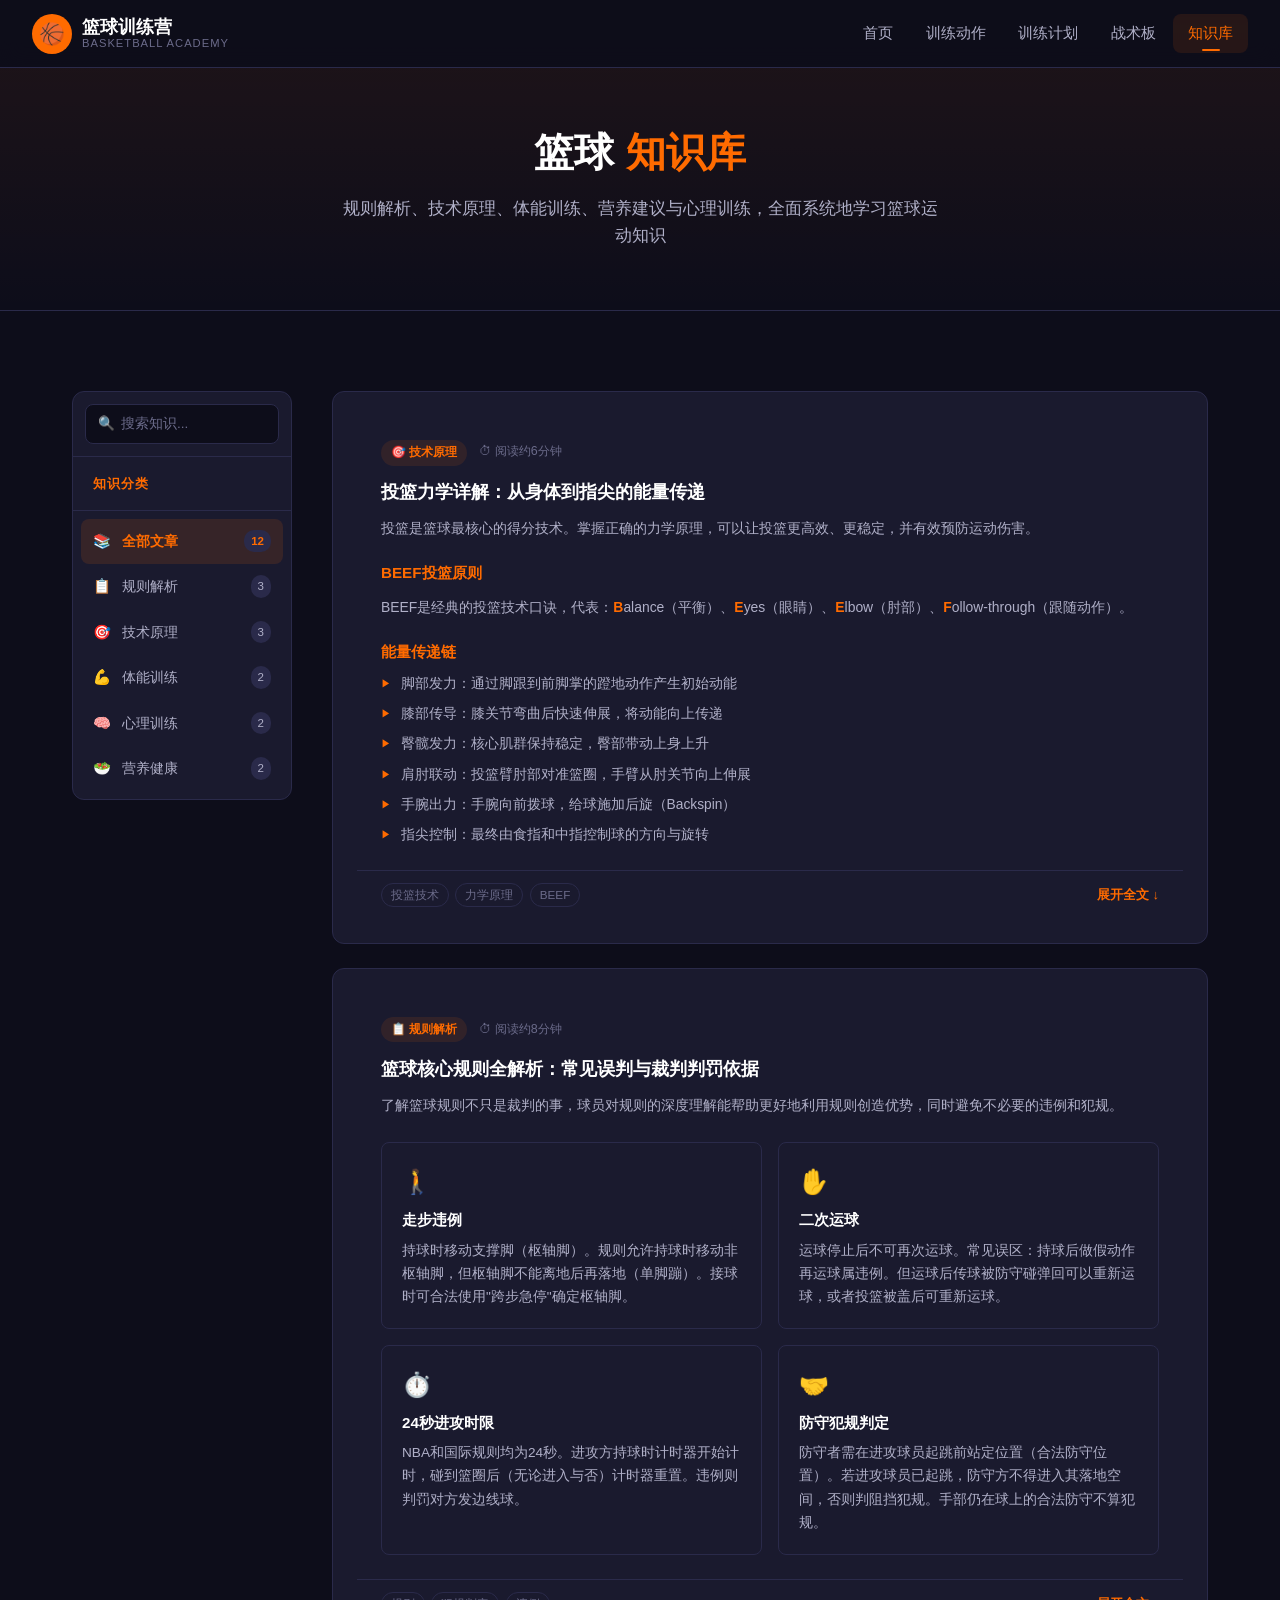
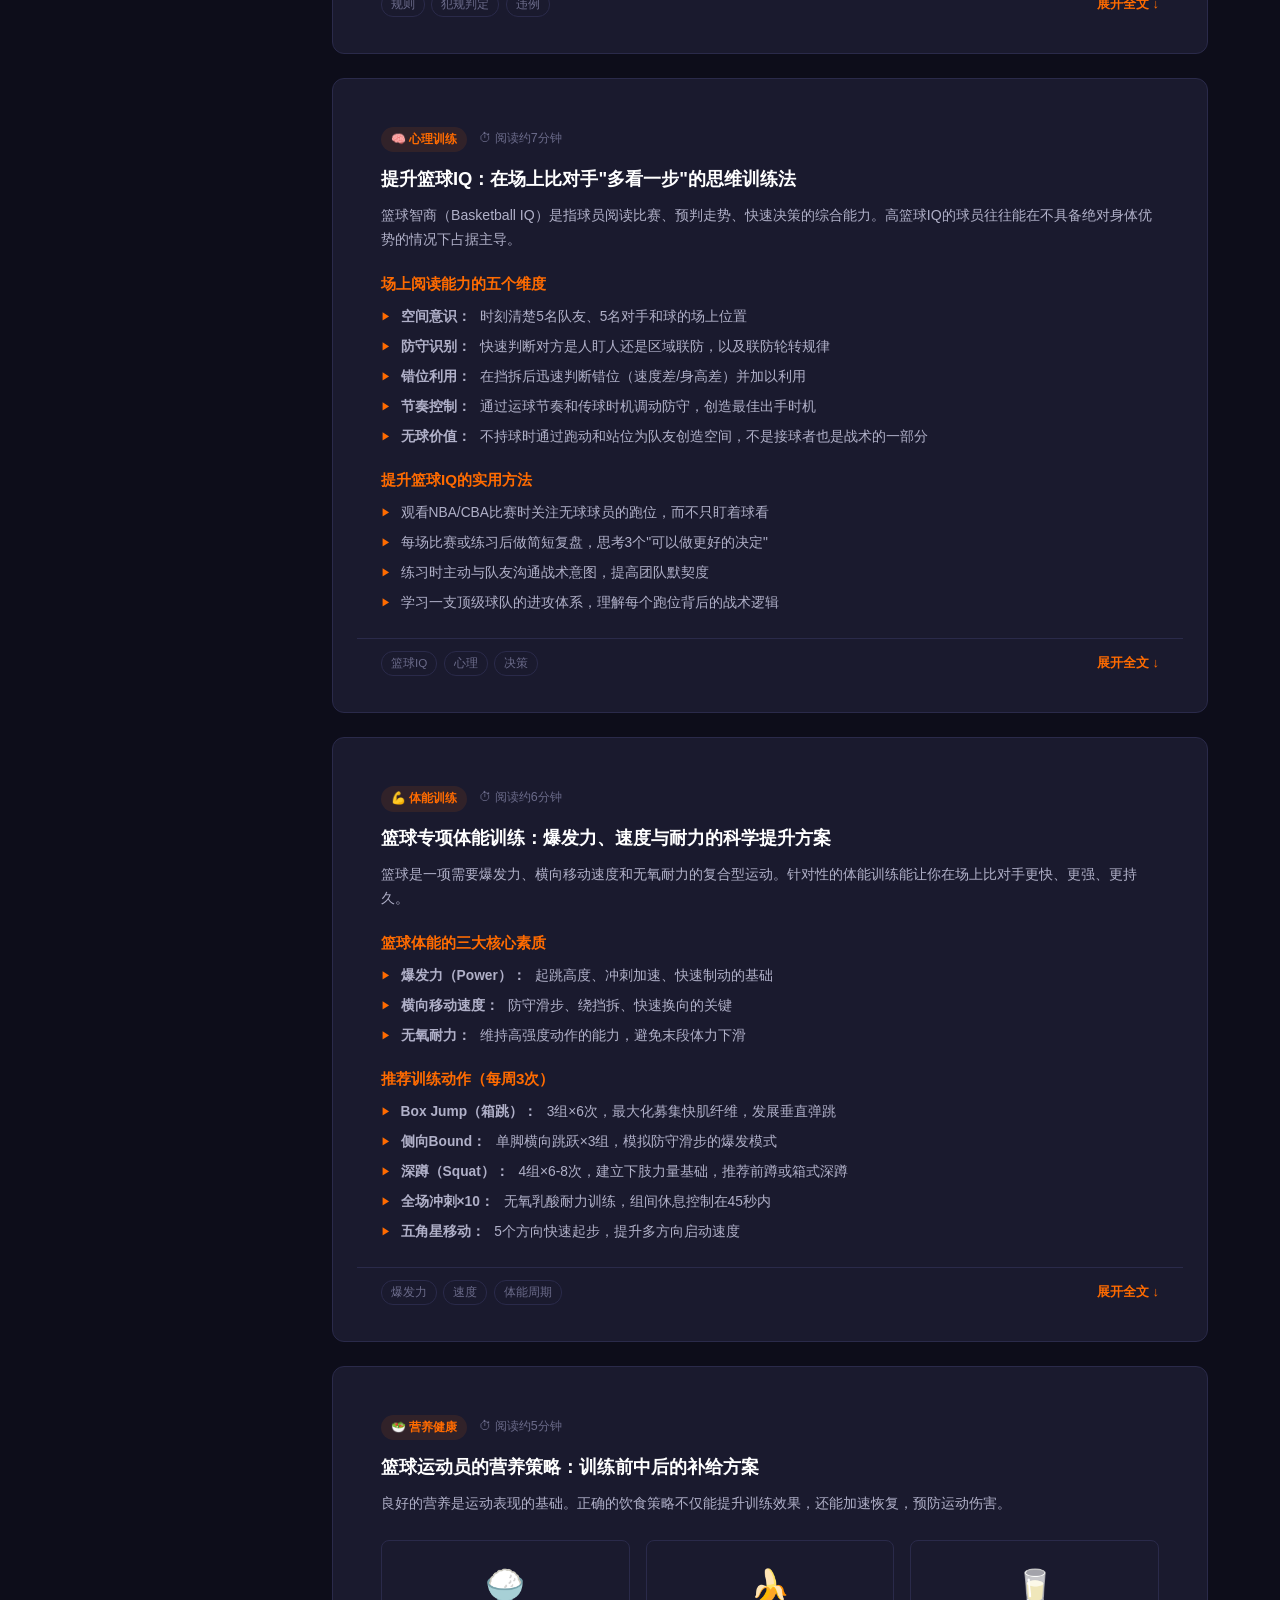
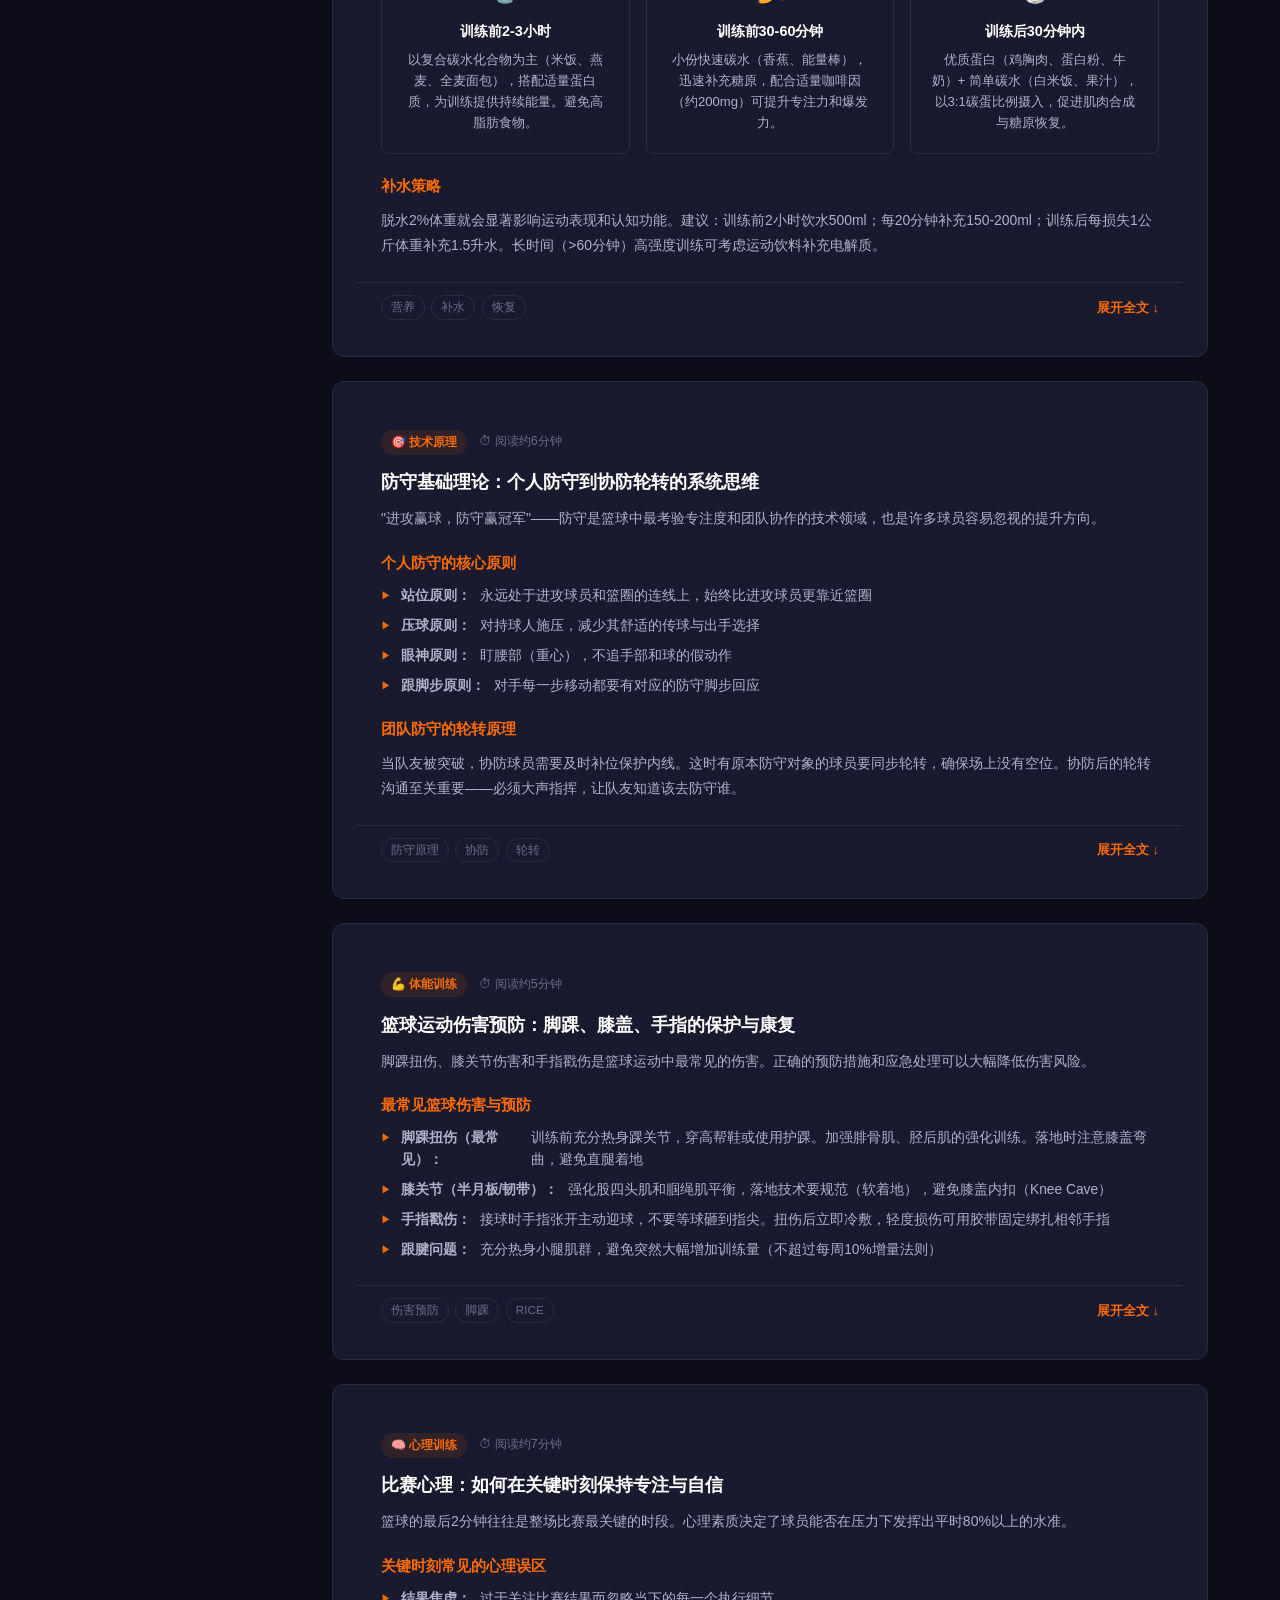
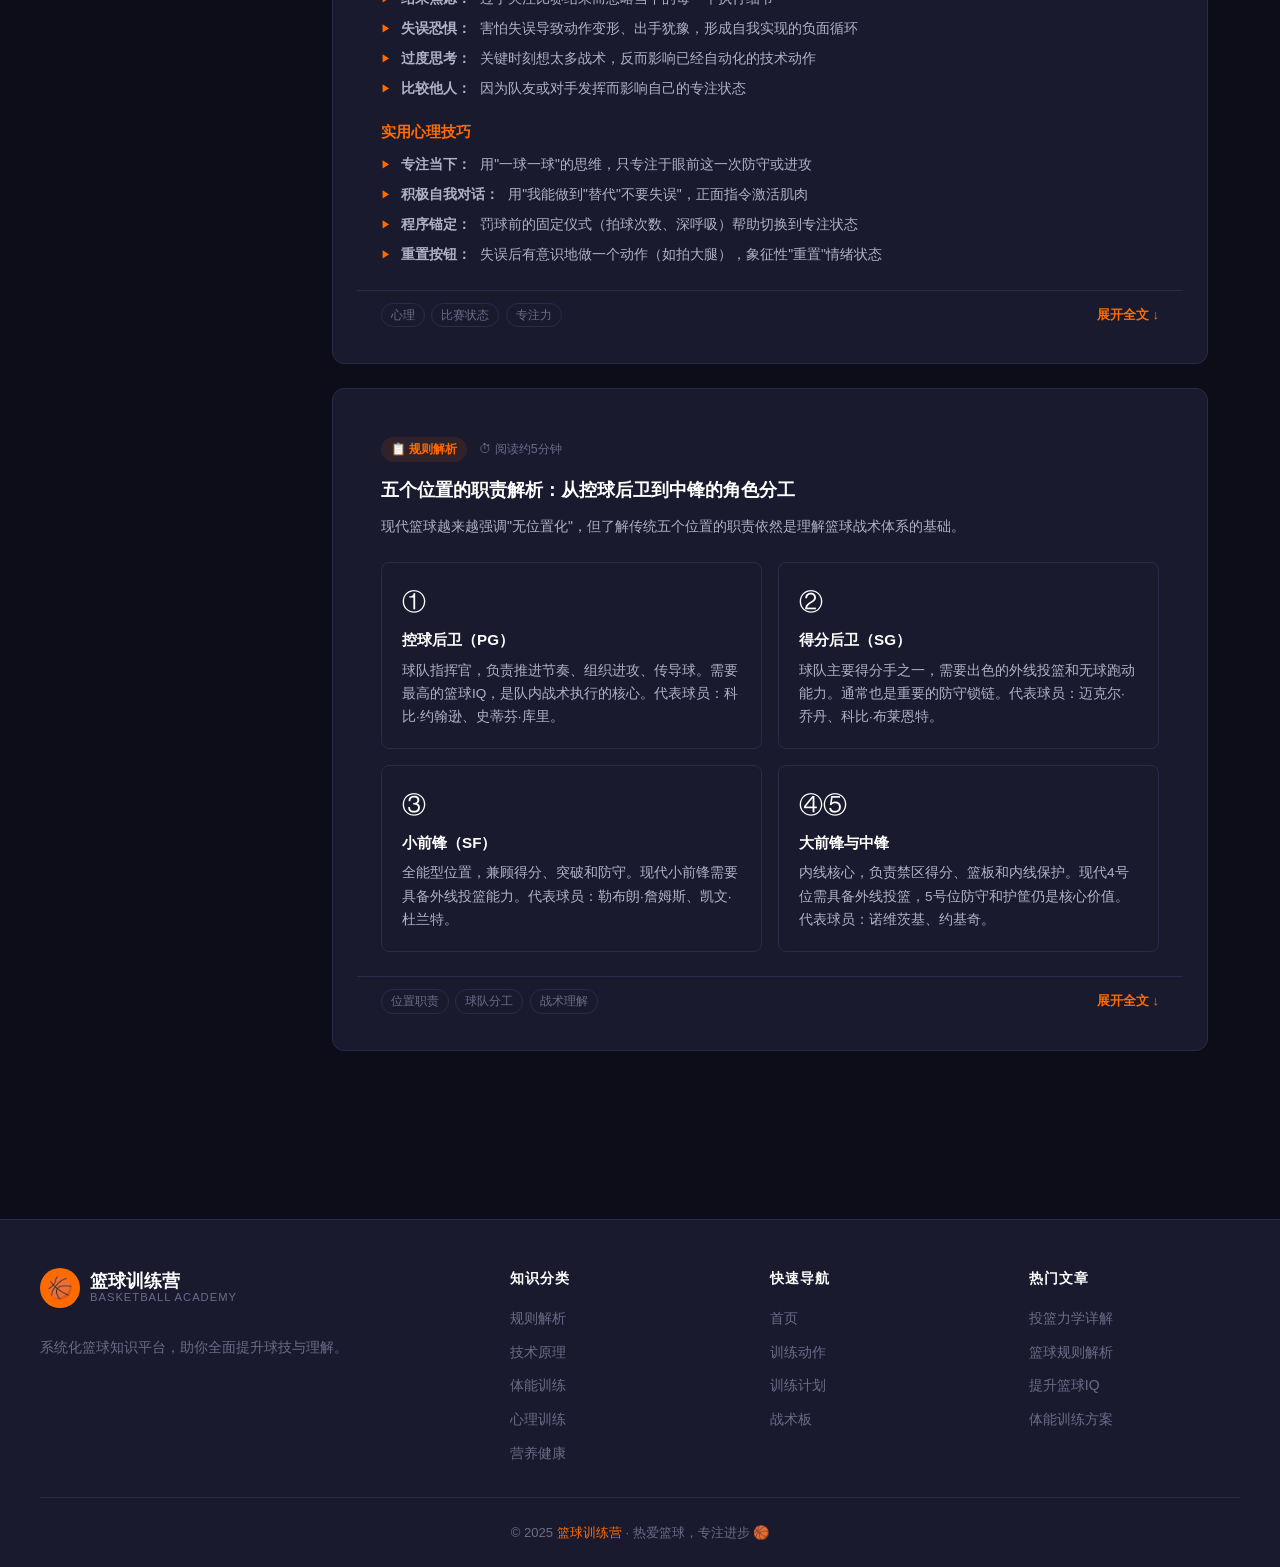
<file: knowledge.html>
<!DOCTYPE html>
<html lang="zh-CN">
<head>
  <meta charset="UTF-8">
  <meta name="viewport" content="width=device-width, initial-scale=1.0">
  <title>知识库 — 篮球训练营</title>
  <link rel="stylesheet" href="css/style.css">
  <style>
    .knowledge-layout {
      display: grid;
      grid-template-columns: 220px 1fr;
      gap: 2.5rem;
      align-items: start;
    }

    .knowledge-sidebar {
      position: sticky;
      top: 80px;
      background: var(--bg-card);
      border: 1px solid var(--border);
      border-radius: var(--radius);
      overflow: hidden;
    }

    .kb-sidebar-title {
      padding: 1rem 1.25rem;
      border-bottom: 1px solid var(--border);
      font-size: 0.82rem;
      font-weight: 700;
      text-transform: uppercase;
      letter-spacing: 1px;
      color: var(--primary);
    }

    .kb-cat-list { padding: 0.5rem; }
    .kb-cat-item {
      display: flex; align-items: center; gap: 0.7rem;
      padding: 0.7rem 0.75rem;
      border-radius: var(--radius-sm);
      cursor: pointer;
      transition: var(--transition);
      font-size: 0.9rem;
      color: var(--text-secondary);
    }
    .kb-cat-item:hover { background: rgba(255,107,0,0.08); color: var(--primary); }
    .kb-cat-item.active { background: rgba(255,107,0,0.12); color: var(--primary); font-weight: 600; }
    .kb-cat-item .cat-count { margin-left: auto; font-size: 0.72rem; background: var(--border); padding: 2px 7px; border-radius: 10px; }

    .kb-search-wrap {
      padding: 0.75rem;
      border-bottom: 1px solid var(--border);
    }

    .kb-search {
      display: flex; align-items: center;
      background: var(--bg-dark); border: 1px solid var(--border);
      border-radius: var(--radius-sm); padding: 8px 12px; gap: 6px;
    }
    .kb-search:focus-within { border-color: var(--primary); }
    .kb-search input { background: none; border: none; outline: none; color: var(--text-primary); font-size: 0.85rem; flex: 1; }
    .kb-search input::placeholder { color: var(--text-muted); }

    /* Article card */
    .article-card {
      background: var(--bg-card);
      border: 1px solid var(--border);
      border-radius: var(--radius);
      overflow: hidden;
      transition: var(--transition);
      margin-bottom: 1.5rem;
    }
    .article-card:hover { border-color: var(--primary); transform: translateY(-2px); box-shadow: var(--shadow); }

    .article-header {
      padding: 1.5rem 1.5rem 0;
    }

    .article-meta {
      display: flex; align-items: center; gap: 0.75rem;
      margin-bottom: 0.75rem; flex-wrap: wrap;
    }

    .article-cat {
      font-size: 0.75rem; font-weight: 700; color: var(--primary);
      background: rgba(255,107,0,0.1); padding: 3px 10px; border-radius: 20px;
    }

    .article-read-time { font-size: 0.78rem; color: var(--text-muted); }

    .article-header h3 { font-size: 1.15rem; font-weight: 700; margin-bottom: 0.6rem; }
    .article-header p { font-size: 0.88rem; color: var(--text-secondary); line-height: 1.75; }

    .article-body { padding: 0 1.5rem 1.5rem; }

    .article-section { margin-top: 1.25rem; }
    .article-section h4 { font-size: 0.95rem; font-weight: 700; color: var(--primary); margin-bottom: 0.6rem; }
    .article-section p { font-size: 0.87rem; color: var(--text-secondary); line-height: 1.8; }

    .article-list {
      display: flex; flex-direction: column; gap: 0.5rem; margin-top: 0.5rem;
    }
    .article-list-item {
      display: flex; gap: 0.6rem; align-items: flex-start;
      font-size: 0.86rem; color: var(--text-secondary);
    }
    .article-list-item::before { content: '▶'; color: var(--primary); font-size: 0.65rem; margin-top: 3px; flex-shrink: 0; }

    .article-footer {
      padding: 0.75rem 1.5rem;
      border-top: 1px solid var(--border);
      display: flex; align-items: center; justify-content: space-between;
      flex-wrap: wrap; gap: 0.5rem;
    }

    .article-tags { display: flex; gap: 0.4rem; flex-wrap: wrap; }
    .art-tag {
      font-size: 0.73rem; padding: 2px 9px;
      border-radius: 12px; border: 1px solid var(--border);
      color: var(--text-muted);
    }

    .expand-btn {
      font-size: 0.82rem; color: var(--primary); font-weight: 600;
      background: none; border: none; cursor: pointer; padding: 0;
      transition: var(--transition);
    }
    .expand-btn:hover { opacity: 0.8; }

    .article-extra {
      display: none;
      padding: 0 1.5rem 1.5rem;
    }
    .article-extra.open { display: block; }

    /* Rule cards */
    .rules-grid {
      display: grid;
      grid-template-columns: repeat(2, 1fr);
      gap: 1rem;
      margin-top: 1.5rem;
    }

    .rule-card {
      background: var(--bg-card);
      border: 1px solid var(--border);
      border-radius: var(--radius-sm);
      padding: 1.25rem;
      transition: var(--transition);
    }
    .rule-card:hover { border-color: var(--primary); }
    .rule-card h4 { font-size: 0.95rem; font-weight: 700; margin-bottom: 0.4rem; }
    .rule-card p { font-size: 0.85rem; color: var(--text-secondary); line-height: 1.7; }

    /* Quick tip cards */
    .tips-grid {
      display: grid;
      grid-template-columns: repeat(3, 1fr);
      gap: 1rem;
      margin-top: 1.5rem;
    }

    .quick-tip {
      background: var(--bg-card);
      border: 1px solid var(--border);
      border-radius: var(--radius-sm);
      padding: 1.25rem;
      text-align: center;
    }

    .quick-tip .tip-icon { font-size: 2rem; margin-bottom: 0.5rem; display: block; }
    .quick-tip h4 { font-size: 0.9rem; font-weight: 700; margin-bottom: 0.4rem; }
    .quick-tip p { font-size: 0.82rem; color: var(--text-secondary); line-height: 1.6; }

    @media (max-width: 900px) {
      .knowledge-layout { grid-template-columns: 1fr; }
      .knowledge-sidebar { position: static; }
    }
    @media (max-width: 640px) {
      .rules-grid { grid-template-columns: 1fr; }
      .tips-grid { grid-template-columns: 1fr; }
    }
  </style>
</head>
<body>

<nav class="navbar">
  <a href="index.html" class="nav-logo">
    <div class="logo-icon">🏀</div>
    <div class="logo-text">
      <span class="site-name">篮球训练营</span>
      <span class="site-sub">BASKETBALL ACADEMY</span>
    </div>
  </a>
  <div class="nav-links">
    <a href="index.html">首页</a>
    <a href="drills.html">训练动作</a>
    <a href="plans.html">训练计划</a>
    <a href="tactics.html">战术板</a>
    <a href="knowledge.html" class="active">知识库</a>
  </div>
  <button class="nav-toggle" aria-label="菜单">
    <span></span><span></span><span></span>
  </button>
</nav>

<div class="page-header">
  <h1>篮球 <span>知识库</span></h1>
  <p>规则解析、技术原理、体能训练、营养建议与心理训练，全面系统地学习篮球运动知识</p>
</div>

<section class="section">
  <div class="container">
    <div class="knowledge-layout">

      <!-- Sidebar -->
      <div class="knowledge-sidebar animate-in">
        <div class="kb-search-wrap">
          <div class="kb-search">
            <span style="font-size:0.85rem;color:var(--text-muted);">🔍</span>
            <input type="text" id="knowledge-search" placeholder="搜索知识...">
          </div>
        </div>
        <div class="kb-sidebar-title">知识分类</div>
        <div class="kb-cat-list">
          <div class="kb-cat-item active" onclick="filterKB(this, 'all')">
            <span>📚</span> 全部文章 <span class="cat-count">12</span>
          </div>
          <div class="kb-cat-item" onclick="filterKB(this, 'rules')">
            <span>📋</span> 规则解析 <span class="cat-count">3</span>
          </div>
          <div class="kb-cat-item" onclick="filterKB(this, 'technique')">
            <span>🎯</span> 技术原理 <span class="cat-count">3</span>
          </div>
          <div class="kb-cat-item" onclick="filterKB(this, 'fitness')">
            <span>💪</span> 体能训练 <span class="cat-count">2</span>
          </div>
          <div class="kb-cat-item" onclick="filterKB(this, 'mental')">
            <span>🧠</span> 心理训练 <span class="cat-count">2</span>
          </div>
          <div class="kb-cat-item" onclick="filterKB(this, 'nutrition')">
            <span>🥗</span> 营养健康 <span class="cat-count">2</span>
          </div>
        </div>
      </div>

      <!-- Main Articles -->
      <div class="kb-articles">

        <!-- Article 1: Shooting Mechanics -->
        <div class="article-card animate-in knowledge-card" data-category="technique">
          <div class="article-header">
            <div class="article-meta">
              <span class="article-cat">🎯 技术原理</span>
              <span class="article-read-time">⏱ 阅读约6分钟</span>
            </div>
            <h3>投篮力学详解：从身体到指尖的能量传递</h3>
            <p>投篮是篮球最核心的得分技术。掌握正确的力学原理，可以让投篮更高效、更稳定，并有效预防运动伤害。</p>
          </div>
          <div class="article-body">
            <div class="article-section">
              <h4>BEEF投篮原则</h4>
              <p>BEEF是经典的投篮技术口诀，代表：<strong style="color:var(--primary);">B</strong>alance（平衡）、<strong style="color:var(--primary);">E</strong>yes（眼睛）、<strong style="color:var(--primary);">E</strong>lbow（肘部）、<strong style="color:var(--primary);">F</strong>ollow-through（跟随动作）。</p>
            </div>
            <div class="article-section">
              <h4>能量传递链</h4>
              <div class="article-list">
                <div class="article-list-item">脚部发力：通过脚跟到前脚掌的蹬地动作产生初始动能</div>
                <div class="article-list-item">膝部传导：膝关节弯曲后快速伸展，将动能向上传递</div>
                <div class="article-list-item">臀髋发力：核心肌群保持稳定，臀部带动上身上升</div>
                <div class="article-list-item">肩肘联动：投篮臂肘部对准篮圈，手臂从肘关节向上伸展</div>
                <div class="article-list-item">手腕出力：手腕向前拨球，给球施加后旋（Backspin）</div>
                <div class="article-list-item">指尖控制：最终由食指和中指控制球的方向与旋转</div>
              </div>
            </div>
          </div>
          <div class="article-extra">
            <div class="article-section">
              <h4>常见投篮错误与纠正方法</h4>
              <div class="article-list">
                <div class="article-list-item"><strong>左右偏移：</strong>通常因肘部外展，将肘部内收对准篮圈可改善</div>
                <div class="article-list-item"><strong>弧度过低：</strong>出手角度不足45度，增大手腕前拨幅度，提高出手角度</div>
                <div class="article-list-item"><strong>距离不足：</strong>腿部发力不够，加强蹬地动作，增大腿部屈伸幅度</div>
                <div class="article-list-item"><strong>旋转不稳：</strong>出手时手掌仍施力，练习单指拨球感受指尖控球</div>
              </div>
            </div>
            <div class="tip-box">
              <strong>科学投篮角度：</strong>研究表明，入篮角度在45-52度时成功率最高。此角度下篮圈对球的"有效开口"最大。通过更高的出手弧度可以实现这一最佳角度。
            </div>
          </div>
          <div class="article-footer">
            <div class="article-tags">
              <span class="art-tag">投篮技术</span>
              <span class="art-tag">力学原理</span>
              <span class="art-tag">BEEF</span>
            </div>
            <button class="expand-btn" onclick="toggleArticle(this)">展开全文 ↓</button>
          </div>
        </div>

        <!-- Article 2: Rules -->
        <div class="article-card animate-in knowledge-card" data-category="rules">
          <div class="article-header">
            <div class="article-meta">
              <span class="article-cat">📋 规则解析</span>
              <span class="article-read-time">⏱ 阅读约8分钟</span>
            </div>
            <h3>篮球核心规则全解析：常见误判与裁判判罚依据</h3>
            <p>了解篮球规则不只是裁判的事，球员对规则的深度理解能帮助更好地利用规则创造优势，同时避免不必要的违例和犯规。</p>
          </div>
          <div class="article-body">
            <div class="rules-grid">
              <div class="rule-card">
                <div style="font-size:1.5rem;margin-bottom:0.4rem;">🚶</div>
                <h4>走步违例</h4>
                <p>持球时移动支撑脚（枢轴脚）。规则允许持球时移动非枢轴脚，但枢轴脚不能离地后再落地（单脚蹦）。接球时可合法使用"跨步急停"确定枢轴脚。</p>
              </div>
              <div class="rule-card">
                <div style="font-size:1.5rem;margin-bottom:0.4rem;">✋</div>
                <h4>二次运球</h4>
                <p>运球停止后不可再次运球。常见误区：持球后做假动作再运球属违例。但运球后传球被防守碰弹回可以重新运球，或者投篮被盖后可重新运球。</p>
              </div>
              <div class="rule-card">
                <div style="font-size:1.5rem;margin-bottom:0.4rem;">⏱️</div>
                <h4>24秒进攻时限</h4>
                <p>NBA和国际规则均为24秒。进攻方持球时计时器开始计时，碰到篮圈后（无论进入与否）计时器重置。违例则判罚对方发边线球。</p>
              </div>
              <div class="rule-card">
                <div style="font-size:1.5rem;margin-bottom:0.4rem;">🤝</div>
                <h4>防守犯规判定</h4>
                <p>防守者需在进攻球员起跳前站定位置（合法防守位置）。若进攻球员已起跳，防守方不得进入其落地空间，否则判阻挡犯规。手部仍在球上的合法防守不算犯规。</p>
              </div>
            </div>
          </div>
          <div class="article-extra">
            <div class="article-section" style="margin-top:1.25rem;">
              <h4>常见争议判罚解析</h4>
              <div class="article-list">
                <div class="article-list-item"><strong>带球撞人 vs 阻挡犯规：</strong>关键在于防守者是否建立了合法防守位置（双脚着地、面对进攻方）</div>
                <div class="article-list-item"><strong>合法掩护与非法掩护：</strong>掩护设置时必须站定，不能移动或宽出手臂增加接触面</div>
                <div class="article-list-item"><strong>投篮后的干扰球：</strong>球在篮圈上或篮筐上方飞行弧线下降阶段不得触碰</div>
                <div class="article-list-item"><strong>三秒违例：</strong>进攻方球员不得在禁区停留超过3秒，但积极争抢位置时有一步缓冲</div>
              </div>
            </div>
          </div>
          <div class="article-footer">
            <div class="article-tags">
              <span class="art-tag">规则</span>
              <span class="art-tag">犯规判定</span>
              <span class="art-tag">违例</span>
            </div>
            <button class="expand-btn" onclick="toggleArticle(this)">展开全文 ↓</button>
          </div>
        </div>

        <!-- Article 3: Basketball IQ -->
        <div class="article-card animate-in knowledge-card" data-category="mental">
          <div class="article-header">
            <div class="article-meta">
              <span class="article-cat">🧠 心理训练</span>
              <span class="article-read-time">⏱ 阅读约7分钟</span>
            </div>
            <h3>提升篮球IQ：在场上比对手"多看一步"的思维训练法</h3>
            <p>篮球智商（Basketball IQ）是指球员阅读比赛、预判走势、快速决策的综合能力。高篮球IQ的球员往往能在不具备绝对身体优势的情况下占据主导。</p>
          </div>
          <div class="article-body">
            <div class="article-section">
              <h4>场上阅读能力的五个维度</h4>
              <div class="article-list">
                <div class="article-list-item"><strong>空间意识：</strong>时刻清楚5名队友、5名对手和球的场上位置</div>
                <div class="article-list-item"><strong>防守识别：</strong>快速判断对方是人盯人还是区域联防，以及联防轮转规律</div>
                <div class="article-list-item"><strong>错位利用：</strong>在挡拆后迅速判断错位（速度差/身高差）并加以利用</div>
                <div class="article-list-item"><strong>节奏控制：</strong>通过运球节奏和传球时机调动防守，创造最佳出手时机</div>
                <div class="article-list-item"><strong>无球价值：</strong>不持球时通过跑动和站位为队友创造空间，不是接球者也是战术的一部分</div>
              </div>
            </div>
            <div class="article-section">
              <h4>提升篮球IQ的实用方法</h4>
              <div class="article-list">
                <div class="article-list-item">观看NBA/CBA比赛时关注无球球员的跑位，而不只盯着球看</div>
                <div class="article-list-item">每场比赛或练习后做简短复盘，思考3个"可以做更好的决定"</div>
                <div class="article-list-item">练习时主动与队友沟通战术意图，提高团队默契度</div>
                <div class="article-list-item">学习一支顶级球队的进攻体系，理解每个跑位背后的战术逻辑</div>
              </div>
            </div>
          </div>
          <div class="article-extra">
            <div class="tip-box">
              <strong>🧠 认知负荷理论：</strong>当基础技术已经"自动化"（无需有意识思考），大脑才能腾出资源来做战术判断。这就是为什么技术训练要反复练到肌肉记忆，才能真正释放篮球IQ。
            </div>
            <div class="article-section">
              <h4>心理状态与发挥的关系</h4>
              <p>研究表明，适度的唤醒水平（紧张感）有助于提升运动表现——但过高的焦虑会导致注意力狭窄、动作变形。在大赛前通过控制呼吸（吸气4秒-憋气4秒-呼气6秒）可以快速调节神经系统到最佳状态。</p>
            </div>
          </div>
          <div class="article-footer">
            <div class="article-tags">
              <span class="art-tag">篮球IQ</span>
              <span class="art-tag">心理</span>
              <span class="art-tag">决策</span>
            </div>
            <button class="expand-btn" onclick="toggleArticle(this)">展开全文 ↓</button>
          </div>
        </div>

        <!-- Article 4: Fitness -->
        <div class="article-card animate-in knowledge-card" data-category="fitness">
          <div class="article-header">
            <div class="article-meta">
              <span class="article-cat">💪 体能训练</span>
              <span class="article-read-time">⏱ 阅读约6分钟</span>
            </div>
            <h3>篮球专项体能训练：爆发力、速度与耐力的科学提升方案</h3>
            <p>篮球是一项需要爆发力、横向移动速度和无氧耐力的复合型运动。针对性的体能训练能让你在场上比对手更快、更强、更持久。</p>
          </div>
          <div class="article-body">
            <div class="article-section">
              <h4>篮球体能的三大核心素质</h4>
              <div class="article-list">
                <div class="article-list-item"><strong>爆发力（Power）：</strong>起跳高度、冲刺加速、快速制动的基础</div>
                <div class="article-list-item"><strong>横向移动速度：</strong>防守滑步、绕挡拆、快速换向的关键</div>
                <div class="article-list-item"><strong>无氧耐力：</strong>维持高强度动作的能力，避免末段体力下滑</div>
              </div>
            </div>
            <div class="article-section">
              <h4>推荐训练动作（每周3次）</h4>
              <div class="article-list">
                <div class="article-list-item"><strong>Box Jump（箱跳）：</strong>3组×6次，最大化募集快肌纤维，发展垂直弹跳</div>
                <div class="article-list-item"><strong>侧向Bound：</strong>单脚横向跳跃×3组，模拟防守滑步的爆发模式</div>
                <div class="article-list-item"><strong>深蹲（Squat）：</strong>4组×6-8次，建立下肢力量基础，推荐前蹲或箱式深蹲</div>
                <div class="article-list-item"><strong>全场冲刺×10：</strong>无氧乳酸耐力训练，组间休息控制在45秒内</div>
                <div class="article-list-item"><strong>五角星移动：</strong>5个方向快速起步，提升多方向启动速度</div>
              </div>
            </div>
          </div>
          <div class="article-extra">
            <div class="info-box">
              <strong>训练周期化建议：</strong>力量期（4-6周）→ 爆发力转化期（3-4周）→ 速度应用期（2-3周）→ 维持/减量期（1-2周）。避免全年无差别训练导致疲劳积累。
            </div>
            <div class="article-section">
              <h4>恢复的重要性</h4>
              <p>肌肉力量和爆发力实际在休息时增长。高质量睡眠（7-9小时）、主动恢复（泡沫轴、轻度有氧）和营养补充（训练后30分钟内摄入蛋白质）是体能训练效果的关键保障。切勿连续训练超过3天不休息。</p>
            </div>
          </div>
          <div class="article-footer">
            <div class="article-tags">
              <span class="art-tag">爆发力</span>
              <span class="art-tag">速度</span>
              <span class="art-tag">体能周期</span>
            </div>
            <button class="expand-btn" onclick="toggleArticle(this)">展开全文 ↓</button>
          </div>
        </div>

        <!-- Article 5: Nutrition -->
        <div class="article-card animate-in knowledge-card" data-category="nutrition">
          <div class="article-header">
            <div class="article-meta">
              <span class="article-cat">🥗 营养健康</span>
              <span class="article-read-time">⏱ 阅读约5分钟</span>
            </div>
            <h3>篮球运动员的营养策略：训练前中后的补给方案</h3>
            <p>良好的营养是运动表现的基础。正确的饮食策略不仅能提升训练效果，还能加速恢复，预防运动伤害。</p>
          </div>
          <div class="article-body">
            <div class="tips-grid">
              <div class="quick-tip">
                <span class="tip-icon">🍚</span>
                <h4>训练前2-3小时</h4>
                <p>以复合碳水化合物为主（米饭、燕麦、全麦面包），搭配适量蛋白质，为训练提供持续能量。避免高脂肪食物。</p>
              </div>
              <div class="quick-tip">
                <span class="tip-icon">🍌</span>
                <h4>训练前30-60分钟</h4>
                <p>小份快速碳水（香蕉、能量棒），迅速补充糖原，配合适量咖啡因（约200mg）可提升专注力和爆发力。</p>
              </div>
              <div class="quick-tip">
                <span class="tip-icon">🥛</span>
                <h4>训练后30分钟内</h4>
                <p>优质蛋白（鸡胸肉、蛋白粉、牛奶）+ 简单碳水（白米饭、果汁），以3:1碳蛋比例摄入，促进肌肉合成与糖原恢复。</p>
              </div>
            </div>
            <div class="article-section">
              <h4>补水策略</h4>
              <p>脱水2%体重就会显著影响运动表现和认知功能。建议：训练前2小时饮水500ml；每20分钟补充150-200ml；训练后每损失1公斤体重补充1.5升水。长时间（>60分钟）高强度训练可考虑运动饮料补充电解质。</p>
            </div>
          </div>
          <div class="article-extra">
            <div class="article-section">
              <h4>长期饮食建议</h4>
              <div class="article-list">
                <div class="article-list-item">蛋白质摄入：体重每公斤1.6-2.2g，分散在全天各餐摄入</div>
                <div class="article-list-item">碳水化合物是主要能量来源，占总热量50-60%，优先选择全谷物和蔬菜</div>
                <div class="article-list-item">健康脂肪（鱼油、坚果、橄榄油）有助于减少炎症反应，加速恢复</div>
                <div class="article-list-item">充足的微量营养素（维生素D、钙、铁、镁）对骨骼健康和肌肉功能至关重要</div>
              </div>
            </div>
          </div>
          <div class="article-footer">
            <div class="article-tags">
              <span class="art-tag">营养</span>
              <span class="art-tag">补水</span>
              <span class="art-tag">恢复</span>
            </div>
            <button class="expand-btn" onclick="toggleArticle(this)">展开全文 ↓</button>
          </div>
        </div>

        <!-- Article 6: Defense Fundamentals -->
        <div class="article-card animate-in knowledge-card" data-category="technique">
          <div class="article-header">
            <div class="article-meta">
              <span class="article-cat">🎯 技术原理</span>
              <span class="article-read-time">⏱ 阅读约6分钟</span>
            </div>
            <h3>防守基础理论：个人防守到协防轮转的系统思维</h3>
            <p>"进攻赢球，防守赢冠军"——防守是篮球中最考验专注度和团队协作的技术领域，也是许多球员容易忽视的提升方向。</p>
          </div>
          <div class="article-body">
            <div class="article-section">
              <h4>个人防守的核心原则</h4>
              <div class="article-list">
                <div class="article-list-item"><strong>站位原则：</strong>永远处于进攻球员和篮圈的连线上，始终比进攻球员更靠近篮圈</div>
                <div class="article-list-item"><strong>压球原则：</strong>对持球人施压，减少其舒适的传球与出手选择</div>
                <div class="article-list-item"><strong>眼神原则：</strong>盯腰部（重心），不追手部和球的假动作</div>
                <div class="article-list-item"><strong>跟脚步原则：</strong>对手每一步移动都要有对应的防守脚步回应</div>
              </div>
            </div>
            <div class="article-section">
              <h4>团队防守的轮转原理</h4>
              <p>当队友被突破，协防球员需要及时补位保护内线。这时有原本防守对象的球员要同步轮转，确保场上没有空位。协防后的轮转沟通至关重要——必须大声指挥，让队友知道该去防守谁。</p>
            </div>
          </div>
          <div class="article-extra">
            <div class="article-section">
              <h4>防守效率的量化指标</h4>
              <div class="article-list">
                <div class="article-list-item"><strong>防守效率（DRTG）：</strong>每100次进攻对方的得分，越低越好</div>
                <div class="article-list-item"><strong>有效命中率允许（eFG% allowed）：</strong>对方在你防守下的投篮效率</div>
                <div class="article-list-item"><strong>盒子正负值（Box Plus/Minus）：</strong>综合衡量防守贡献的高级数据</div>
                <div class="article-list-item">即使没有数据，观察"对手投你把守方向的次数"也是简单有效的自我评估方法</div>
              </div>
            </div>
          </div>
          <div class="article-footer">
            <div class="article-tags">
              <span class="art-tag">防守原理</span>
              <span class="art-tag">协防</span>
              <span class="art-tag">轮转</span>
            </div>
            <button class="expand-btn" onclick="toggleArticle(this)">展开全文 ↓</button>
          </div>
        </div>

        <!-- Article 7: Injury Prevention -->
        <div class="article-card animate-in knowledge-card" data-category="fitness">
          <div class="article-header">
            <div class="article-meta">
              <span class="article-cat">💪 体能训练</span>
              <span class="article-read-time">⏱ 阅读约5分钟</span>
            </div>
            <h3>篮球运动伤害预防：脚踝、膝盖、手指的保护与康复</h3>
            <p>脚踝扭伤、膝关节伤害和手指戳伤是篮球运动中最常见的伤害。正确的预防措施和应急处理可以大幅降低伤害风险。</p>
          </div>
          <div class="article-body">
            <div class="article-section">
              <h4>最常见篮球伤害与预防</h4>
              <div class="article-list">
                <div class="article-list-item"><strong>脚踝扭伤（最常见）：</strong>训练前充分热身踝关节，穿高帮鞋或使用护踝。加强腓骨肌、胫后肌的强化训练。落地时注意膝盖弯曲，避免直腿着地</div>
                <div class="article-list-item"><strong>膝关节（半月板/韧带）：</strong>强化股四头肌和腘绳肌平衡，落地技术要规范（软着地），避免膝盖内扣（Knee Cave）</div>
                <div class="article-list-item"><strong>手指戳伤：</strong>接球时手指张开主动迎球，不要等球砸到指尖。扭伤后立即冷敷，轻度损伤可用胶带固定绑扎相邻手指</div>
                <div class="article-list-item"><strong>跟腱问题：</strong>充分热身小腿肌群，避免突然大幅增加训练量（不超过每周10%增量法则）</div>
              </div>
            </div>
          </div>
          <div class="article-extra">
            <div class="tip-box">
              <strong>RICE急救原则：</strong><strong style="color:var(--primary);">R</strong>est（休息）、<strong style="color:var(--primary);">I</strong>ce（冰敷，每次15-20分钟）、<strong style="color:var(--primary);">C</strong>ompression（加压包扎）、<strong style="color:var(--primary);">E</strong>levation（抬高患处）。急性损伤后24-48小时内适用，之后可改为热敷促进恢复。
            </div>
          </div>
          <div class="article-footer">
            <div class="article-tags">
              <span class="art-tag">伤害预防</span>
              <span class="art-tag">脚踝</span>
              <span class="art-tag">RICE</span>
            </div>
            <button class="expand-btn" onclick="toggleArticle(this)">展开全文 ↓</button>
          </div>
        </div>

        <!-- Article 8: Mental Toughness -->
        <div class="article-card animate-in knowledge-card" data-category="mental">
          <div class="article-header">
            <div class="article-meta">
              <span class="article-cat">🧠 心理训练</span>
              <span class="article-read-time">⏱ 阅读约7分钟</span>
            </div>
            <h3>比赛心理：如何在关键时刻保持专注与自信</h3>
            <p>篮球的最后2分钟往往是整场比赛最关键的时段。心理素质决定了球员能否在压力下发挥出平时80%以上的水准。</p>
          </div>
          <div class="article-body">
            <div class="article-section">
              <h4>关键时刻常见的心理误区</h4>
              <div class="article-list">
                <div class="article-list-item"><strong>结果焦虑：</strong>过于关注比赛结果而忽略当下的每一个执行细节</div>
                <div class="article-list-item"><strong>失误恐惧：</strong>害怕失误导致动作变形、出手犹豫，形成自我实现的负面循环</div>
                <div class="article-list-item"><strong>过度思考：</strong>关键时刻想太多战术，反而影响已经自动化的技术动作</div>
                <div class="article-list-item"><strong>比较他人：</strong>因为队友或对手发挥而影响自己的专注状态</div>
              </div>
            </div>
            <div class="article-section">
              <h4>实用心理技巧</h4>
              <div class="article-list">
                <div class="article-list-item"><strong>专注当下：</strong>用"一球一球"的思维，只专注于眼前这一次防守或进攻</div>
                <div class="article-list-item"><strong>积极自我对话：</strong>用"我能做到"替代"不要失误"，正面指令激活肌肉</div>
                <div class="article-list-item"><strong>程序锚定：</strong>罚球前的固定仪式（拍球次数、深呼吸）帮助切换到专注状态</div>
                <div class="article-list-item"><strong>重置按钮：</strong>失误后有意识地做一个动作（如拍大腿），象征性"重置"情绪状态</div>
              </div>
            </div>
          </div>
          <div class="article-extra">
            <div class="info-box">
              <strong>心流（Flow State）：</strong>当技能水平与挑战难度匹配时，球员容易进入"心流"状态——感觉一切动作自然流畅，时间感改变。提升技术水平和选择适当难度的训练是进入心流的前提。
            </div>
          </div>
          <div class="article-footer">
            <div class="article-tags">
              <span class="art-tag">心理</span>
              <span class="art-tag">比赛状态</span>
              <span class="art-tag">专注力</span>
            </div>
            <button class="expand-btn" onclick="toggleArticle(this)">展开全文 ↓</button>
          </div>
        </div>

        <!-- Article 9: Rules - Positions -->
        <div class="article-card animate-in knowledge-card" data-category="rules">
          <div class="article-header">
            <div class="article-meta">
              <span class="article-cat">📋 规则解析</span>
              <span class="article-read-time">⏱ 阅读约5分钟</span>
            </div>
            <h3>五个位置的职责解析：从控球后卫到中锋的角色分工</h3>
            <p>现代篮球越来越强调"无位置化"，但了解传统五个位置的职责依然是理解篮球战术体系的基础。</p>
          </div>
          <div class="article-body">
            <div class="rules-grid">
              <div class="rule-card">
                <div style="font-size:1.5rem;margin-bottom:0.4rem;">①</div>
                <h4>控球后卫（PG）</h4>
                <p>球队指挥官，负责推进节奏、组织进攻、传导球。需要最高的篮球IQ，是队内战术执行的核心。代表球员：科比·约翰逊、史蒂芬·库里。</p>
              </div>
              <div class="rule-card">
                <div style="font-size:1.5rem;margin-bottom:0.4rem;">②</div>
                <h4>得分后卫（SG）</h4>
                <p>球队主要得分手之一，需要出色的外线投篮和无球跑动能力。通常也是重要的防守锁链。代表球员：迈克尔·乔丹、科比·布莱恩特。</p>
              </div>
              <div class="rule-card">
                <div style="font-size:1.5rem;margin-bottom:0.4rem;">③</div>
                <h4>小前锋（SF）</h4>
                <p>全能型位置，兼顾得分、突破和防守。现代小前锋需要具备外线投篮能力。代表球员：勒布朗·詹姆斯、凯文·杜兰特。</p>
              </div>
              <div class="rule-card">
                <div style="font-size:1.5rem;margin-bottom:0.4rem;">④⑤</div>
                <h4>大前锋与中锋</h4>
                <p>内线核心，负责禁区得分、篮板和内线保护。现代4号位需具备外线投篮，5号位防守和护筐仍是核心价值。代表球员：诺维茨基、约基奇。</p>
              </div>
            </div>
          </div>
          <div class="article-footer">
            <div class="article-tags">
              <span class="art-tag">位置职责</span>
              <span class="art-tag">球队分工</span>
              <span class="art-tag">战术理解</span>
            </div>
            <button class="expand-btn" onclick="toggleArticle(this)">展开全文 ↓</button>
          </div>
        </div>

      </div><!-- end kb-articles -->
    </div><!-- end knowledge-layout -->
  </div>
</section>

<footer class="footer">
  <div class="footer-inner">
    <div class="footer-grid">
      <div class="footer-brand">
        <a href="index.html" class="nav-logo" style="display:inline-flex;margin-bottom:1rem;">
          <div class="logo-icon">🏀</div>
          <div class="logo-text">
            <span class="site-name">篮球训练营</span>
            <span class="site-sub">BASKETBALL ACADEMY</span>
          </div>
        </a>
        <p>系统化篮球知识平台，助你全面提升球技与理解。</p>
      </div>
      <div class="footer-col">
        <h4>知识分类</h4>
        <ul>
          <li><a href="#">规则解析</a></li>
          <li><a href="#">技术原理</a></li>
          <li><a href="#">体能训练</a></li>
          <li><a href="#">心理训练</a></li>
          <li><a href="#">营养健康</a></li>
        </ul>
      </div>
      <div class="footer-col">
        <h4>快速导航</h4>
        <ul>
          <li><a href="index.html">首页</a></li>
          <li><a href="drills.html">训练动作</a></li>
          <li><a href="plans.html">训练计划</a></li>
          <li><a href="tactics.html">战术板</a></li>
        </ul>
      </div>
      <div class="footer-col">
        <h4>热门文章</h4>
        <ul>
          <li><a href="#">投篮力学详解</a></li>
          <li><a href="#">篮球规则解析</a></li>
          <li><a href="#">提升篮球IQ</a></li>
          <li><a href="#">体能训练方案</a></li>
        </ul>
      </div>
    </div>
    <div class="footer-bottom">
      © 2025 <span>篮球训练营</span> · 热爱篮球，专注进步 🏀
    </div>
  </div>
</footer>

<script src="js/main.js"></script>
<script>
function filterKB(el, cat) {
  document.querySelectorAll('.kb-cat-item').forEach(i => i.classList.remove('active'));
  el.classList.add('active');
  const cards = document.querySelectorAll('.knowledge-card[data-category]');
  cards.forEach(card => {
    if (cat === 'all' || card.dataset.category === cat) {
      card.classList.remove('hidden');
    } else {
      card.classList.add('hidden');
    }
  });
}

function toggleArticle(btn) {
  const card = btn.closest('.article-card');
  const extra = card.querySelector('.article-extra');
  if (extra) {
    extra.classList.toggle('open');
    btn.textContent = extra.classList.contains('open') ? '收起 ↑' : '展开全文 ↓';
  }
}
</script>
</body>
</html>
</file>
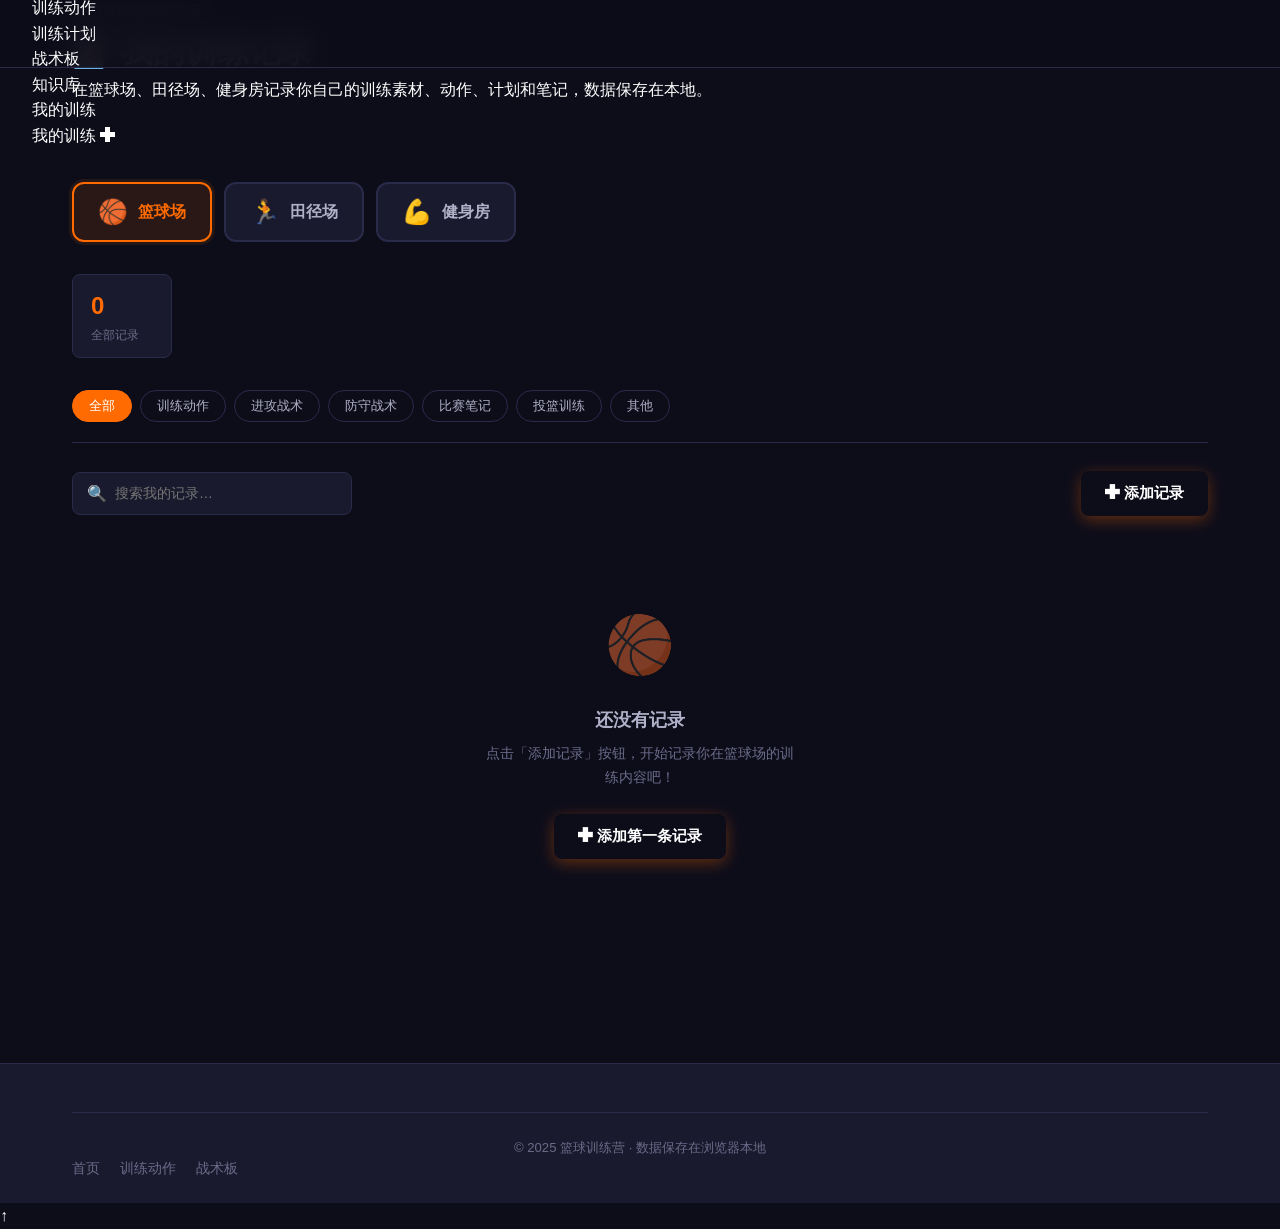
<file: my-training.html>
<!DOCTYPE html>
<html lang="zh-CN">
<head>
  <meta charset="UTF-8" />
  <meta name="viewport" content="width=device-width, initial-scale=1.0" />
  <title>我的训练记录 · 篮球训练营</title>
  <link rel="stylesheet" href="css/style.css" />
  <style>
    /* ===== Scene Tabs ===== */
    .scene-tabs {
      display: flex;
      gap: 12px;
      margin-bottom: 32px;
      flex-wrap: wrap;
    }
    .scene-tab {
      display: flex;
      align-items: center;
      gap: 10px;
      padding: 14px 24px;
      border-radius: var(--radius);
      border: 2px solid var(--border);
      background: var(--bg-card);
      color: var(--text-secondary);
      font-size: 1rem;
      font-weight: 600;
      cursor: pointer;
      transition: var(--transition);
      font-family: inherit;
    }
    .scene-tab .scene-emoji { font-size: 1.5rem; }
    .scene-tab:hover { border-color: var(--primary); color: var(--primary); }
    .scene-tab.active {
      border-color: var(--primary);
      background: rgba(255,107,0,0.12);
      color: var(--primary);
      box-shadow: 0 0 0 3px rgba(255,107,0,0.1);
    }

    /* ===== Sub-category tabs ===== */
    .subcat-tabs {
      display: flex;
      gap: 8px;
      flex-wrap: wrap;
      margin-bottom: 28px;
      padding-bottom: 20px;
      border-bottom: 1px solid var(--border);
    }
    .subcat-btn {
      padding: 6px 16px;
      border-radius: 100px;
      border: 1px solid var(--border);
      background: transparent;
      color: var(--text-secondary);
      font-size: 0.84rem;
      font-weight: 500;
      cursor: pointer;
      transition: var(--transition);
      font-family: inherit;
    }
    .subcat-btn:hover { border-color: var(--primary); color: var(--primary); }
    .subcat-btn.active { background: var(--primary); border-color: var(--primary); color: #fff; }

    /* ===== Add Button ===== */
    .add-btn {
      display: inline-flex;
      align-items: center;
      gap: 8px;
      padding: 12px 24px;
      background: var(--gradient-primary);
      color: #fff;
      border: none;
      border-radius: var(--radius-sm);
      font-size: 0.95rem;
      font-weight: 600;
      cursor: pointer;
      font-family: inherit;
      transition: var(--transition);
      box-shadow: 0 4px 16px rgba(255,107,0,0.35);
    }
    .add-btn:hover { transform: translateY(-2px); box-shadow: 0 8px 24px rgba(255,107,0,0.5); }

    /* ===== My Cards ===== */
    .my-card {
      background: var(--bg-card);
      border: 1px solid var(--border);
      border-radius: var(--radius);
      padding: 20px 22px;
      transition: var(--transition);
      position: relative;
    }
    .my-card:hover { border-color: var(--primary); box-shadow: var(--shadow-hover); }
    .my-card-header { display: flex; align-items: flex-start; justify-content: space-between; gap: 12px; margin-bottom: 10px; }
    .my-card-title { font-size: 1rem; font-weight: 700; color: var(--text-primary); line-height: 1.3; }
    .my-card-actions { display: flex; gap: 6px; flex-shrink: 0; }
    .icon-btn {
      width: 30px; height: 30px;
      border-radius: var(--radius-sm);
      border: 1px solid var(--border);
      background: transparent;
      color: var(--text-muted);
      font-size: 0.8rem;
      cursor: pointer;
      display: flex; align-items: center; justify-content: center;
      transition: var(--transition);
      font-family: inherit;
    }
    .icon-btn:hover { border-color: var(--primary); color: var(--primary); }
    .icon-btn.del:hover { border-color: var(--accent-red); color: var(--accent-red); }
    .my-card-body { font-size: 0.87rem; color: var(--text-secondary); line-height: 1.7; white-space: pre-wrap; word-break: break-word; }
    .my-card-footer { display: flex; align-items: center; gap: 10px; flex-wrap: wrap; margin-top: 14px; padding-top: 12px; border-top: 1px solid var(--border); }
    .my-card-date { font-size: 0.75rem; color: var(--text-muted); margin-left: auto; }

    /* ===== Empty state ===== */
    .empty-state {
      text-align: center;
      padding: 60px 20px;
      color: var(--text-muted);
    }
    .empty-state .es-icon { font-size: 3.5rem; margin-bottom: 16px; opacity: 0.5; }
    .empty-state h3 { font-size: 1.1rem; font-weight: 600; margin-bottom: 8px; color: var(--text-secondary); }
    .empty-state p { font-size: 0.88rem; max-width: 320px; margin: 0 auto 24px; line-height: 1.7; }

    /* ===== Modal ===== */
    .modal-overlay {
      position: fixed; inset: 0;
      background: rgba(0,0,0,0.7);
      backdrop-filter: blur(4px);
      z-index: 2000;
      display: flex; align-items: center; justify-content: center;
      padding: 20px;
      opacity: 0; pointer-events: none; transition: opacity 0.25s ease;
    }
    .modal-overlay.open { opacity: 1; pointer-events: auto; }
    .modal {
      background: var(--bg-card);
      border: 1px solid var(--border);
      border-radius: var(--radius-lg);
      padding: 32px 28px;
      width: 100%;
      max-width: 560px;
      max-height: 90vh;
      overflow-y: auto;
      transform: translateY(20px); transition: transform 0.25s ease;
    }
    .modal-overlay.open .modal { transform: translateY(0); }
    .modal-header { display: flex; align-items: center; justify-content: space-between; margin-bottom: 24px; }
    .modal-title { font-size: 1.2rem; font-weight: 700; }
    .modal-close {
      width: 32px; height: 32px; border-radius: 50%;
      background: rgba(255,255,255,0.06); border: none;
      color: var(--text-secondary); font-size: 1.1rem;
      cursor: pointer; display: flex; align-items: center; justify-content: center;
      transition: var(--transition);
    }
    .modal-close:hover { background: rgba(255,107,0,0.15); color: var(--primary); }

    /* ===== Form ===== */
    .form-group { margin-bottom: 18px; }
    .form-label { display: block; font-size: 0.84rem; font-weight: 600; color: var(--text-secondary); margin-bottom: 6px; }
    .form-input, .form-select, .form-textarea {
      width: 100%;
      background: var(--bg-dark);
      border: 1px solid var(--border);
      border-radius: var(--radius-sm);
      padding: 10px 14px;
      color: var(--text-primary);
      font-size: 0.9rem;
      font-family: inherit;
      transition: var(--transition);
      outline: none;
    }
    .form-input:focus, .form-select:focus, .form-textarea:focus {
      border-color: var(--primary);
      box-shadow: 0 0 0 3px rgba(255,107,0,0.12);
    }
    .form-select option { background: var(--bg-card2); }
    .form-textarea { resize: vertical; min-height: 100px; line-height: 1.6; }
    .form-row { display: grid; grid-template-columns: 1fr 1fr; gap: 14px; }
    .form-actions { display: flex; gap: 12px; justify-content: flex-end; margin-top: 24px; }
    .btn-cancel {
      padding: 10px 20px; background: transparent; border: 1px solid var(--border);
      border-radius: var(--radius-sm); color: var(--text-secondary); font-size: 0.9rem;
      font-weight: 600; cursor: pointer; font-family: inherit; transition: var(--transition);
    }
    .btn-cancel:hover { border-color: var(--primary); color: var(--primary); }
    .btn-save {
      padding: 10px 24px; background: var(--gradient-primary); border: none;
      border-radius: var(--radius-sm); color: #fff; font-size: 0.9rem;
      font-weight: 600; cursor: pointer; font-family: inherit; transition: var(--transition);
    }
    .btn-save:hover { transform: translateY(-1px); box-shadow: 0 4px 16px rgba(255,107,0,0.4); }

    /* ===== Difficulty stars ===== */
    .star-group { display: flex; gap: 6px; }
    .star-btn { font-size: 1.2rem; cursor: pointer; opacity: 0.3; transition: var(--transition); background:none; border:none; padding:0; }
    .star-btn.active { opacity: 1; }

    /* ===== Stats strip ===== */
    .my-stats { display: flex; gap: 16px; flex-wrap: wrap; margin-bottom: 32px; }
    .my-stat { background: var(--bg-card); border: 1px solid var(--border); border-radius: var(--radius-sm); padding: 12px 18px; min-width: 100px; }
    .my-stat .n { font-size: 1.5rem; font-weight: 800; color: var(--primary); }
    .my-stat .l { font-size: 0.75rem; color: var(--text-muted); }

    /* toolbar */
    .toolbar { display: flex; align-items: center; gap: 12px; flex-wrap: wrap; margin-bottom: 24px; }
    .toolbar-left { flex: 1; }
    .toolbar-search {
      display: flex; align-items: center; gap: 8px;
      background: var(--bg-card); border: 1px solid var(--border);
      border-radius: var(--radius-sm); padding: 8px 14px; max-width: 280px;
    }
    .toolbar-search input { background: transparent; border: none; outline: none; color: var(--text-primary); font-size: 0.87rem; font-family: inherit; width: 100%; }

    @media (max-width: 600px) {
      .form-row { grid-template-columns: 1fr; }
      .modal { padding: 24px 18px; }
    }
  </style>
</head>
<body>
  <nav class="navbar">
    <div class="navbar-inner">
      <a href="index.html" class="navbar-logo">
        <div class="ball-icon">🏀</div>
        <span>篮球<span class="brand-text">训练营</span></span>
      </a>
      <div class="hamburger"><span></span><span></span><span></span></div>
      <ul class="navbar-nav">
        <li><a href="index.html">首页</a></li>
        <li><a href="drills.html">训练动作</a></li>
        <li><a href="plans.html">训练计划</a></li>
        <li><a href="tactics.html">战术板</a></li>
        <li><a href="knowledge.html">知识库</a></li>
        <li><a href="my-training.html">我的训练</a></li>
      </ul>
      <a href="my-training.html" class="navbar-cta">我的训练 ✚</a>
    </div>
  </nav>

  <div class="page-wrapper">
    <div class="page-hero">
      <div class="container">
        <div class="breadcrumb"><a href="index.html">首页</a><span class="sep">/</span><span>我的训练记录</span></div>
        <h1>📝 我的<span class="highlight">训练记录</span></h1>
        <p>在篮球场、田径场、健身房记录你自己的训练素材、动作、计划和笔记，数据保存在本地。</p>
      </div>
    </div>

    <section class="section">
      <div class="container">

        <!-- Scene Tabs -->
        <div class="scene-tabs">
          <button class="scene-tab active" data-scene="basketball">
            <span class="scene-emoji">🏀</span>
            <span>篮球场</span>
          </button>
          <button class="scene-tab" data-scene="athletics">
            <span class="scene-emoji">🏃</span>
            <span>田径场</span>
          </button>
          <button class="scene-tab" data-scene="gym">
            <span class="scene-emoji">💪</span>
            <span>健身房</span>
          </button>
        </div>

        <!-- Stats -->
        <div class="my-stats" id="stats-strip"></div>

        <!-- Sub-category + Toolbar -->
        <div class="subcat-tabs" id="subcat-tabs"></div>

        <div class="toolbar">
          <div class="toolbar-left">
            <div class="toolbar-search">
              <span style="color:var(--text-muted);">🔍</span>
              <input type="text" id="my-search" placeholder="搜索我的记录…" />
            </div>
          </div>
          <button class="add-btn" id="open-add-modal">✚ 添加记录</button>
        </div>

        <!-- Cards Grid -->
        <div class="card-grid" id="my-cards-grid"></div>

      </div>
    </section>

    <footer class="footer">
      <div class="container">
        <div class="footer-bottom">
          <p>© 2025 篮球训练营 · 数据保存在浏览器本地</p>
          <div style="display:flex;gap:20px;">
            <a href="index.html" style="font-size:0.85rem;color:var(--text-muted);">首页</a>
            <a href="drills.html" style="font-size:0.85rem;color:var(--text-muted);">训练动作</a>
            <a href="tactics.html" style="font-size:0.85rem;color:var(--text-muted);">战术板</a>
          </div>
        </div>
      </div>
    </footer>
  </div>

  <!-- Modal -->
  <div class="modal-overlay" id="modal-overlay">
    <div class="modal" id="modal">
      <div class="modal-header">
        <div class="modal-title" id="modal-title">添加训练记录</div>
        <button class="modal-close" id="modal-close">✕</button>
      </div>

      <form id="record-form">
        <input type="hidden" id="edit-id" />

        <div class="form-group">
          <label class="form-label">标题 *</label>
          <input class="form-input" id="f-title" type="text" placeholder="给这条记录起个名字" required />
        </div>

        <div class="form-row">
          <div class="form-group">
            <label class="form-label">场景</label>
            <select class="form-select" id="f-scene">
              <option value="basketball">🏀 篮球场</option>
              <option value="athletics">🏃 田径场</option>
              <option value="gym">💪 健身房</option>
            </select>
          </div>
          <div class="form-group">
            <label class="form-label">分类</label>
            <select class="form-select" id="f-subcat"></select>
          </div>
        </div>

        <div class="form-group">
          <label class="form-label">内容 / 笔记</label>
          <textarea class="form-textarea" id="f-content" placeholder="写下动作要领、训练步骤、注意事项……"></textarea>
        </div>

        <div class="form-row">
          <div class="form-group">
            <label class="form-label">类型</label>
            <select class="form-select" id="f-type">
              <option value="drill">训练动作</option>
              <option value="plan">训练计划</option>
              <option value="tactic">战术</option>
              <option value="note">笔记</option>
              <option value="video">视频素材</option>
            </select>
          </div>
          <div class="form-group">
            <label class="form-label">难度</label>
            <div class="star-group" id="star-group">
              <button type="button" class="star-btn active" data-v="1">★</button>
              <button type="button" class="star-btn" data-v="2">★</button>
              <button type="button" class="star-btn" data-v="3">★</button>
              <button type="button" class="star-btn" data-v="4">★</button>
              <button type="button" class="star-btn" data-v="5">★</button>
            </div>
          </div>
        </div>

        <div class="form-group">
          <label class="form-label">标签（逗号分隔，如：投篮,基础,每日必练）</label>
          <input class="form-input" id="f-tags" type="text" placeholder="投篮, 基础, 每日必练" />
        </div>

        <div class="form-actions">
          <button type="button" class="btn-cancel" id="cancel-btn">取消</button>
          <button type="submit" class="btn-save">💾 保存记录</button>
        </div>
      </form>
    </div>
  </div>

  <div class="back-to-top">↑</div>
  <script src="js/main.js"></script>
  <script>
  // ============================================================
  //  DATA LAYER
  // ============================================================
  const STORE_KEY = 'bball_my_training_v1';

  function loadAll() {
    try { return JSON.parse(localStorage.getItem(STORE_KEY)) || []; }
    catch { return []; }
  }
  function saveAll(data) {
    localStorage.setItem(STORE_KEY, JSON.stringify(data));
  }
  function addRecord(rec) {
    const all = loadAll();
    rec.id = Date.now().toString();
    rec.createdAt = new Date().toISOString();
    all.unshift(rec);
    saveAll(all);
    return rec;
  }
  function updateRecord(id, changes) {
    const all = loadAll().map(r => r.id === id ? { ...r, ...changes, updatedAt: new Date().toISOString() } : r);
    saveAll(all);
  }
  function deleteRecord(id) {
    saveAll(loadAll().filter(r => r.id !== id));
  }

  // ============================================================
  //  SCENE CONFIG
  // ============================================================
  const SCENES = {
    basketball: {
      label: '篮球场', emoji: '🏀',
      subcats: ['全部', '训练动作', '进攻战术', '防守战术', '比赛笔记', '投篮训练', '其他']
    },
    athletics: {
      label: '田径场', emoji: '🏃',
      subcats: ['全部', '短跑爆发力', '耐力训练', '敏捷训练', '柔韧性', '热身放松', '其他']
    },
    gym: {
      label: '健身房', emoji: '💪',
      subcats: ['全部', '力量训练', '核心训练', '有氧训练', '恢复拉伸', '辅助练习', '其他']
    }
  };

  const TYPE_LABELS = {
    drill: '训练动作', plan: '训练计划', tactic: '战术', note: '笔记', video: '视频素材'
  };
  const TYPE_BADGE = {
    drill: 'badge-primary', plan: 'badge-blue', tactic: 'badge-red', note: 'badge-green', video: 'badge-gray'
  };

  // ============================================================
  //  STATE
  // ============================================================
  let state = { scene: 'basketball', subcat: '全部', search: '' };
  let editingId = null;
  let starValue = 1;

  // ============================================================
  //  RENDER
  // ============================================================
  function renderSubcats() {
    const container = document.getElementById('subcat-tabs');
    const cfg = SCENES[state.scene];
    container.innerHTML = cfg.subcats.map(s =>
      `<button class="subcat-btn${s === state.subcat ? ' active' : ''}" data-sub="${s}">${s}</button>`
    ).join('');
    container.querySelectorAll('.subcat-btn').forEach(btn => {
      btn.addEventListener('click', () => {
        state.subcat = btn.dataset.sub;
        renderSubcats();
        renderCards();
      });
    });
  }

  function renderStats() {
    const all = loadAll().filter(r => r.scene === state.scene);
    const counts = {};
    SCENES[state.scene].subcats.slice(1).forEach(s => { counts[s] = 0; });
    all.forEach(r => { if (counts[r.subcat] !== undefined) counts[r.subcat]++; });
    const strip = document.getElementById('stats-strip');
    strip.innerHTML = `
      <div class="my-stat"><div class="n">${all.length}</div><div class="l">全部记录</div></div>
      ${Object.entries(counts).map(([k,v]) => v > 0 ? `<div class="my-stat"><div class="n">${v}</div><div class="l">${k}</div></div>` : '').join('')}
    `;
  }

  function renderCards() {
    const grid = document.getElementById('my-cards-grid');
    let records = loadAll().filter(r => r.scene === state.scene);
    if (state.subcat !== '全部') records = records.filter(r => r.subcat === state.subcat);
    if (state.search) {
      const q = state.search.toLowerCase();
      records = records.filter(r =>
        (r.title||'').toLowerCase().includes(q) ||
        (r.content||'').toLowerCase().includes(q) ||
        (r.tags||[]).join(',').toLowerCase().includes(q)
      );
    }

    if (!records.length) {
      grid.innerHTML = `
        <div class="empty-state" style="grid-column:1/-1;">
          <div class="es-icon">${SCENES[state.scene].emoji}</div>
          <h3>还没有${state.subcat === '全部' ? '' : state.subcat + '的'}记录</h3>
          <p>点击「添加记录」按钮，开始记录你在${SCENES[state.scene].label}的训练内容吧！</p>
          <button class="add-btn" onclick="openAddModal()">✚ 添加第一条记录</button>
        </div>`;
      return;
    }

    grid.innerHTML = records.map(r => {
      const stars = '★'.repeat(r.difficulty || 1) + '☆'.repeat(5 - (r.difficulty || 1));
      const tags = (r.tags || []).filter(Boolean);
      const date = new Date(r.createdAt).toLocaleDateString('zh-CN', { month: 'short', day: 'numeric' });
      return `
        <div class="my-card" data-id="${r.id}">
          <div class="my-card-header">
            <div class="my-card-title">${escHtml(r.title)}</div>
            <div class="my-card-actions">
              <button class="icon-btn edit" data-id="${r.id}" title="编辑">✏️</button>
              <button class="icon-btn del" data-id="${r.id}" title="删除">🗑️</button>
            </div>
          </div>
          <div class="my-card-body">${escHtml(r.content || '（暂无内容）')}</div>
          <div class="my-card-footer">
            <span class="badge ${TYPE_BADGE[r.type] || 'badge-gray'}">${TYPE_LABELS[r.type] || r.type}</span>
            ${r.subcat ? `<span class="badge badge-gray">${escHtml(r.subcat)}</span>` : ''}
            ${tags.map(t => `<span class="badge badge-gray">${escHtml(t)}</span>`).join('')}
            <span style="color:var(--primary);font-size:0.8rem;">${stars}</span>
            <span class="my-card-date">${date}</span>
          </div>
        </div>`;
    }).join('');

    // bind edit/delete
    grid.querySelectorAll('.icon-btn.edit').forEach(btn => {
      btn.addEventListener('click', (e) => { e.stopPropagation(); openEditModal(btn.dataset.id); });
    });
    grid.querySelectorAll('.icon-btn.del').forEach(btn => {
      btn.addEventListener('click', (e) => {
        e.stopPropagation();
        if (confirm('确认删除这条记录吗？')) {
          deleteRecord(btn.dataset.id);
          renderStats();
          renderCards();
        }
      });
    });
  }

  function escHtml(s) {
    return String(s).replace(/&/g,'&amp;').replace(/</g,'&lt;').replace(/>/g,'&gt;').replace(/"/g,'&quot;');
  }

  function renderAll() {
    renderSubcats();
    renderStats();
    renderCards();
  }

  // ============================================================
  //  MODAL
  // ============================================================
  function updateSubcatOptions(scene) {
    const sel = document.getElementById('f-subcat');
    const cfg = SCENES[scene || state.scene];
    sel.innerHTML = cfg.subcats.slice(1).map(s => `<option value="${s}">${s}</option>`).join('');
  }

  function setStars(v) {
    starValue = v;
    document.querySelectorAll('#star-group .star-btn').forEach(b => {
      b.classList.toggle('active', parseInt(b.dataset.v) <= v);
    });
  }

  function openAddModal() {
    editingId = null;
    document.getElementById('modal-title').textContent = '添加训练记录';
    document.getElementById('record-form').reset();
    document.getElementById('edit-id').value = '';
    document.getElementById('f-scene').value = state.scene;
    updateSubcatOptions(state.scene);
    if (state.subcat !== '全部') document.getElementById('f-subcat').value = state.subcat;
    setStars(1);
    document.getElementById('modal-overlay').classList.add('open');
  }

  function openEditModal(id) {
    const rec = loadAll().find(r => r.id === id);
    if (!rec) return;
    editingId = id;
    document.getElementById('modal-title').textContent = '编辑记录';
    document.getElementById('edit-id').value = id;
    document.getElementById('f-title').value = rec.title || '';
    document.getElementById('f-scene').value = rec.scene || state.scene;
    updateSubcatOptions(rec.scene);
    document.getElementById('f-subcat').value = rec.subcat || '';
    document.getElementById('f-content').value = rec.content || '';
    document.getElementById('f-type').value = rec.type || 'drill';
    document.getElementById('f-tags').value = (rec.tags || []).join(', ');
    setStars(rec.difficulty || 1);
    document.getElementById('modal-overlay').classList.add('open');
  }

  function closeModal() {
    document.getElementById('modal-overlay').classList.remove('open');
    editingId = null;
  }

  // ============================================================
  //  EVENT LISTENERS
  // ============================================================
  document.getElementById('open-add-modal').addEventListener('click', openAddModal);
  document.getElementById('modal-close').addEventListener('click', closeModal);
  document.getElementById('cancel-btn').addEventListener('click', closeModal);
  document.getElementById('modal-overlay').addEventListener('click', e => {
    if (e.target === document.getElementById('modal-overlay')) closeModal();
  });

  // Star buttons
  document.querySelectorAll('#star-group .star-btn').forEach(btn => {
    btn.addEventListener('click', () => setStars(parseInt(btn.dataset.v)));
  });

  // Scene selector in modal updates subcats
  document.getElementById('f-scene').addEventListener('change', (e) => updateSubcatOptions(e.target.value));

  // Form submit
  document.getElementById('record-form').addEventListener('submit', (e) => {
    e.preventDefault();
    const title = document.getElementById('f-title').value.trim();
    if (!title) return;

    const rec = {
      title,
      scene: document.getElementById('f-scene').value,
      subcat: document.getElementById('f-subcat').value,
      content: document.getElementById('f-content').value.trim(),
      type: document.getElementById('f-type').value,
      difficulty: starValue,
      tags: document.getElementById('f-tags').value.split(',').map(t => t.trim()).filter(Boolean)
    };

    if (editingId) {
      updateRecord(editingId, rec);
    } else {
      addRecord(rec);
    }

    closeModal();
    renderAll();
  });

  // Scene tab switch
  document.querySelectorAll('.scene-tab').forEach(tab => {
    tab.addEventListener('click', () => {
      document.querySelectorAll('.scene-tab').forEach(t => t.classList.remove('active'));
      tab.classList.add('active');
      state.scene = tab.dataset.scene;
      state.subcat = '全部';
      renderAll();
    });
  });

  // Search
  document.getElementById('my-search').addEventListener('input', e => {
    state.search = e.target.value;
    renderCards();
  });

  // ============================================================
  //  INIT
  // ============================================================
  renderAll();
  </script>
</body>
</html>
</file>
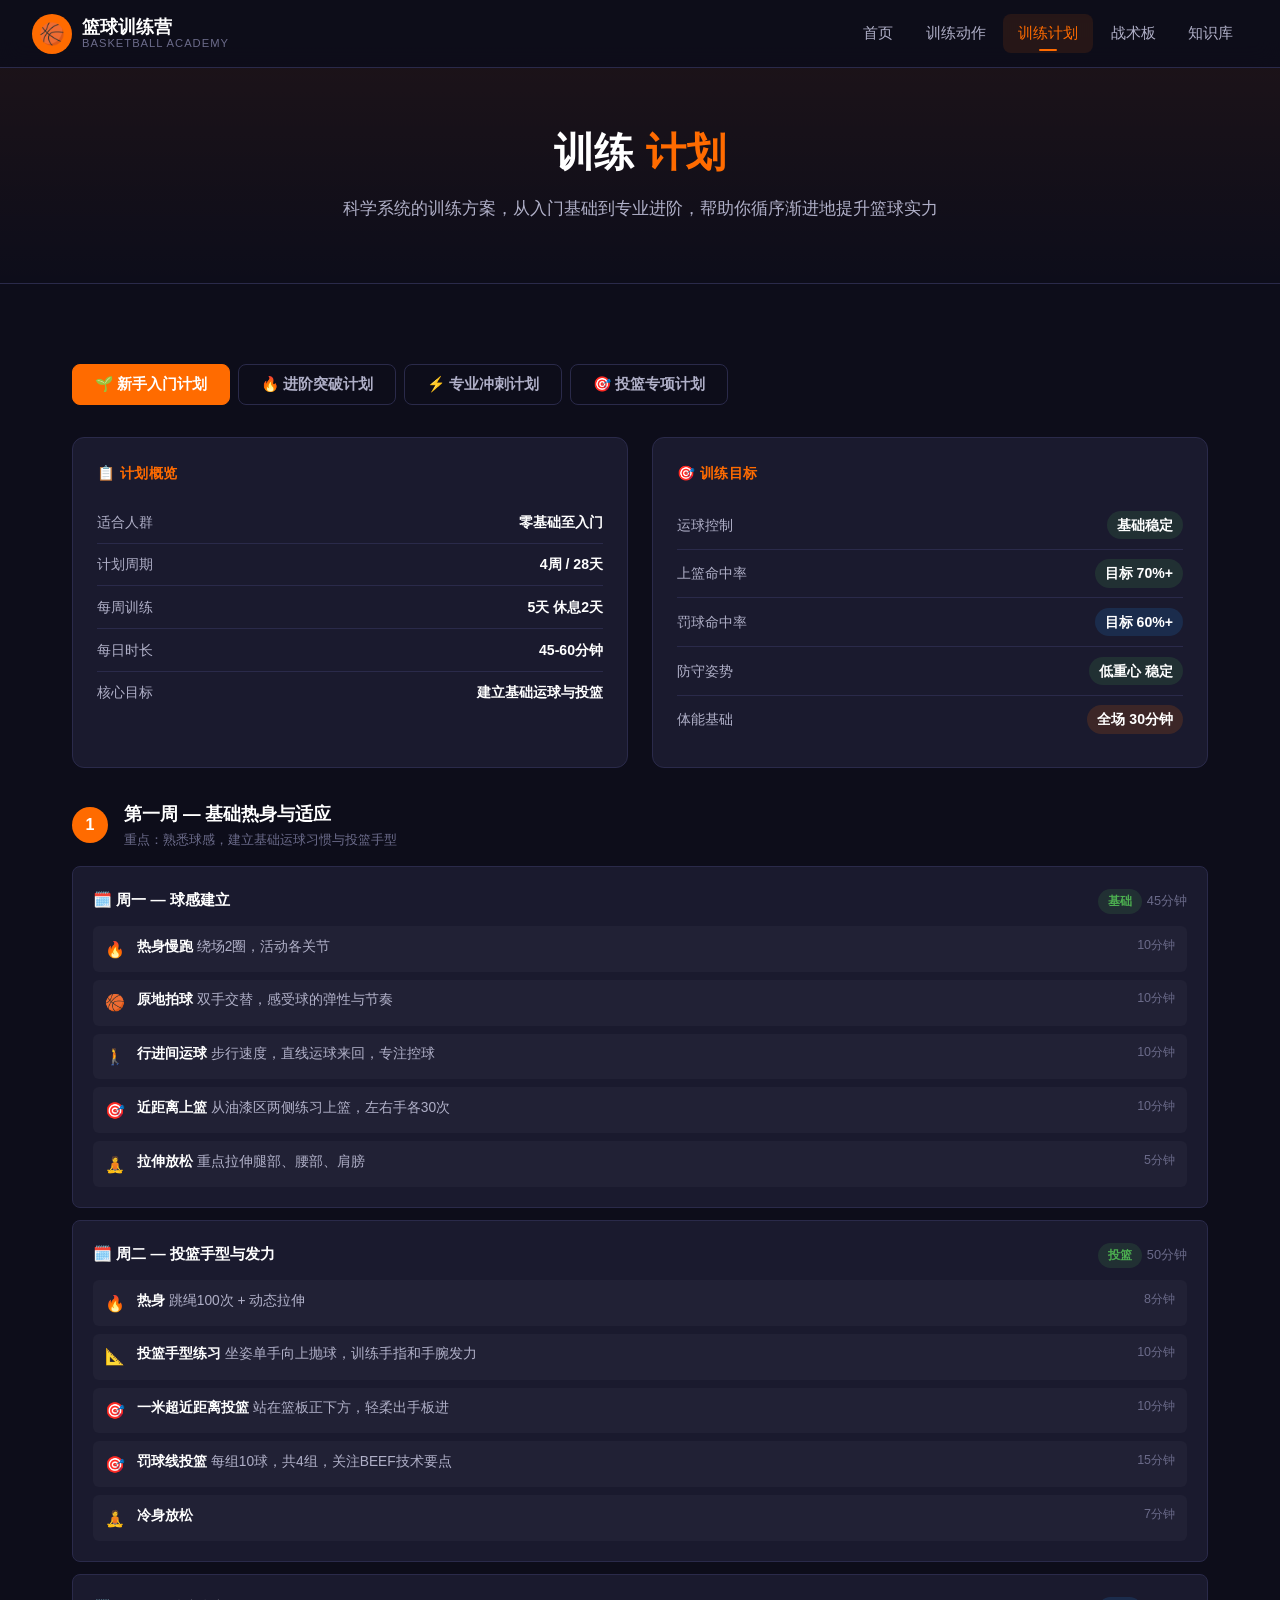
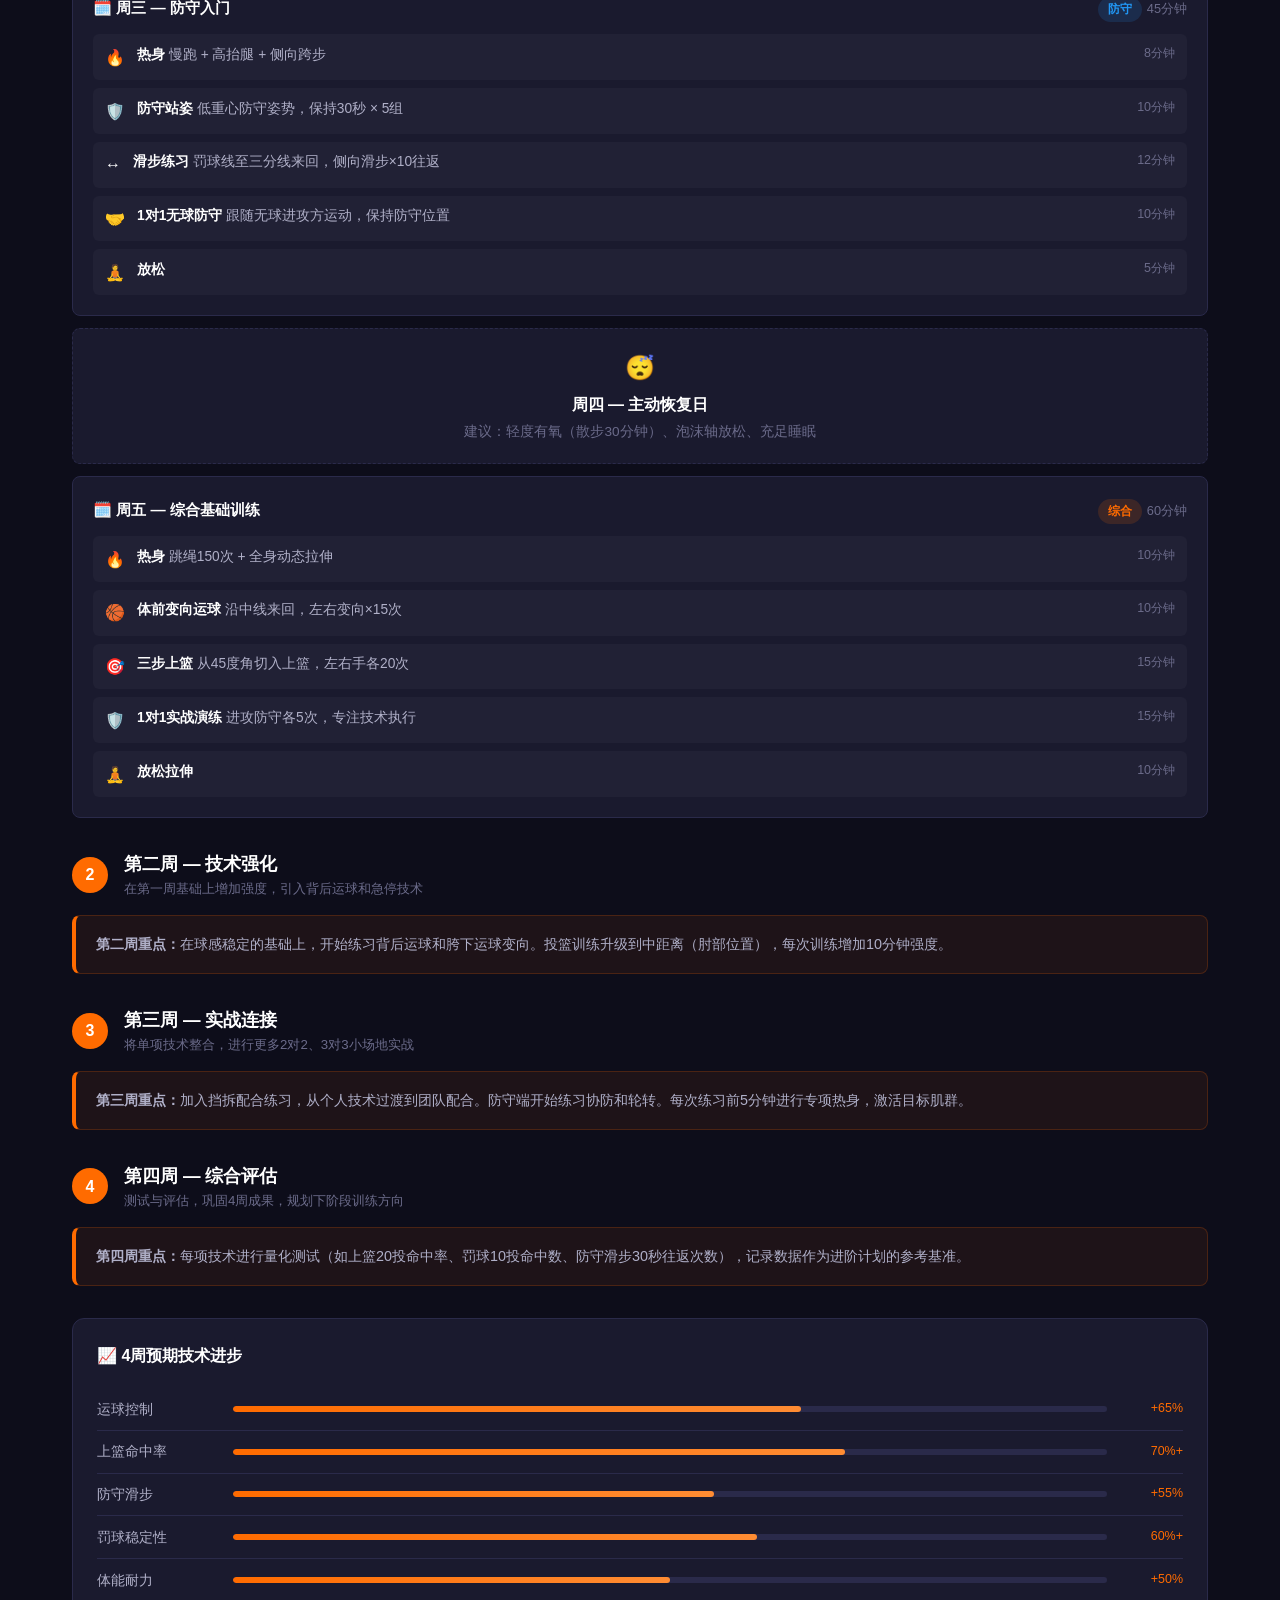
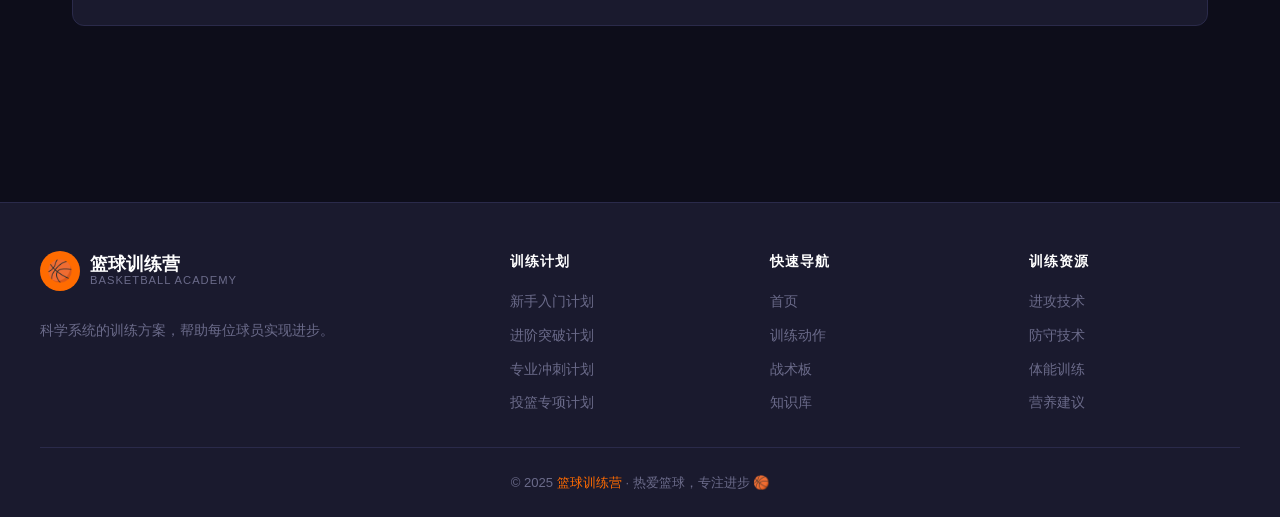
<file: plans.html>
<!DOCTYPE html>
<html lang="zh-CN">
<head>
  <meta charset="UTF-8">
  <meta name="viewport" content="width=device-width, initial-scale=1.0">
  <title>训练计划 — 篮球训练营</title>
  <link rel="stylesheet" href="css/style.css">
  <style>
    .plan-tabs {
      display: flex; gap: 0.5rem; margin-bottom: 2rem; flex-wrap: wrap;
    }
    .plan-tab {
      padding: 10px 22px; border-radius: var(--radius-sm);
      font-size: 0.92rem; font-weight: 600; cursor: pointer;
      border: 1.5px solid var(--border); color: var(--text-secondary);
      background: transparent; transition: var(--transition);
    }
    .plan-tab:hover { border-color: var(--primary); color: var(--primary); }
    .plan-tab.active { background: var(--primary); border-color: var(--primary); color: white; }

    .plan-section { display: none; }
    .plan-section.active { display: block; }

    .plan-overview {
      display: grid; grid-template-columns: 1fr 1fr; gap: 1.5rem; margin-bottom: 2rem;
    }

    .overview-box {
      background: var(--bg-card); border: 1px solid var(--border);
      border-radius: var(--radius); padding: 1.5rem;
    }

    .overview-box h4 { font-size: 0.9rem; color: var(--primary); font-weight: 700; margin-bottom: 1rem; text-transform: uppercase; letter-spacing: 0.5px; }

    .overview-stat { display: flex; justify-content: space-between; align-items: center; padding: 0.6rem 0; border-bottom: 1px solid var(--border); }
    .overview-stat:last-child { border-bottom: none; }
    .overview-stat .label { font-size: 0.88rem; color: var(--text-secondary); }
    .overview-stat .value { font-size: 0.88rem; font-weight: 700; color: var(--text-primary); }

    .phase-header {
      display: flex; align-items: center; gap: 1rem;
      margin: 2rem 0 1rem;
    }
    .phase-num {
      width: 36px; height: 36px; border-radius: 50%;
      background: var(--primary); color: white;
      display: flex; align-items: center; justify-content: center;
      font-weight: 800; font-size: 1rem; flex-shrink: 0;
    }
    .phase-header h3 { font-size: 1.1rem; font-weight: 700; margin: 0; }
    .phase-header p { font-size: 0.83rem; color: var(--text-muted); margin: 0; }

    .day-card {
      background: var(--bg-card); border: 1px solid var(--border);
      border-radius: var(--radius-sm); padding: 1.25rem;
      margin-bottom: 0.75rem; transition: var(--transition);
    }
    .day-card:hover { border-color: rgba(255,107,0,0.35); }

    .day-header {
      display: flex; align-items: center; justify-content: space-between;
      margin-bottom: 0.75rem; flex-wrap: wrap; gap: 0.5rem;
    }
    .day-header .day-title { font-weight: 700; font-size: 0.95rem; }

    .workout-list { display: flex; flex-direction: column; gap: 0.5rem; }
    .workout-item {
      display: flex; align-items: flex-start; gap: 0.75rem;
      padding: 0.6rem 0.75rem;
      background: rgba(255,255,255,0.03); border-radius: 6px;
      font-size: 0.86rem;
    }
    .workout-icon { font-size: 1rem; flex-shrink: 0; margin-top: 1px; }
    .workout-text { flex: 1; color: var(--text-secondary); }
    .workout-text strong { color: var(--text-primary); }
    .workout-duration { font-size: 0.78rem; color: var(--text-muted); white-space: nowrap; }

    .rest-day {
      background: var(--bg-card); border: 1px dashed var(--border);
      border-radius: var(--radius-sm); padding: 1.25rem;
      text-align: center; margin-bottom: 0.75rem;
    }
    .rest-day .rest-icon { font-size: 1.5rem; margin-bottom: 0.25rem; }
    .rest-day p { font-size: 0.85rem; color: var(--text-muted); }

    .progress-overview {
      background: var(--bg-card); border: 1px solid var(--border);
      border-radius: var(--radius); padding: 1.5rem; margin-bottom: 2rem;
    }

    .skill-row {
      display: flex; align-items: center; gap: 1rem;
      padding: 0.6rem 0; border-bottom: 1px solid var(--border);
    }
    .skill-row:last-child { border-bottom: none; }
    .skill-name { min-width: 120px; font-size: 0.88rem; color: var(--text-secondary); }
    .skill-bar { flex: 1; }
    .skill-target { font-size: 0.78rem; color: var(--primary); min-width: 60px; text-align: right; }

    @media (max-width: 768px) { .plan-overview { grid-template-columns: 1fr; } }
  </style>
</head>
<body>

<nav class="navbar">
  <a href="index.html" class="nav-logo">
    <div class="logo-icon">🏀</div>
    <div class="logo-text">
      <span class="site-name">篮球训练营</span>
      <span class="site-sub">BASKETBALL ACADEMY</span>
    </div>
  </a>
  <div class="nav-links">
    <a href="index.html">首页</a>
    <a href="drills.html">训练动作</a>
    <a href="plans.html" class="active">训练计划</a>
    <a href="tactics.html">战术板</a>
    <a href="knowledge.html">知识库</a>
  </div>
  <button class="nav-toggle" aria-label="菜单">
    <span></span><span></span><span></span>
  </button>
</nav>

<div class="page-header">
  <h1>训练 <span>计划</span></h1>
  <p>科学系统的训练方案，从入门基础到专业进阶，帮助你循序渐进地提升篮球实力</p>
</div>

<section class="section">
  <div class="container">

    <!-- Plan Level Tabs -->
    <div class="plan-tabs">
      <button class="plan-tab active" onclick="switchPlan('beginner', this)">🌱 新手入门计划</button>
      <button class="plan-tab" onclick="switchPlan('intermediate', this)">🔥 进阶突破计划</button>
      <button class="plan-tab" onclick="switchPlan('advanced', this)">⚡ 专业冲刺计划</button>
      <button class="plan-tab" onclick="switchPlan('shooting', this)">🎯 投篮专项计划</button>
    </div>

    <!-- Beginner Plan -->
    <div id="plan-beginner" class="plan-section active">
      <div class="plan-overview">
        <div class="overview-box">
          <h4>📋 计划概览</h4>
          <div class="overview-stat"><span class="label">适合人群</span><span class="value">零基础至入门</span></div>
          <div class="overview-stat"><span class="label">计划周期</span><span class="value">4周 / 28天</span></div>
          <div class="overview-stat"><span class="label">每周训练</span><span class="value">5天 休息2天</span></div>
          <div class="overview-stat"><span class="label">每日时长</span><span class="value">45-60分钟</span></div>
          <div class="overview-stat"><span class="label">核心目标</span><span class="value">建立基础运球与投篮</span></div>
        </div>
        <div class="overview-box">
          <h4>🎯 训练目标</h4>
          <div class="overview-stat"><span class="label">运球控制</span><span class="value badge badge-success">基础稳定</span></div>
          <div class="overview-stat"><span class="label">上篮命中率</span><span class="value badge badge-success">目标 70%+</span></div>
          <div class="overview-stat"><span class="label">罚球命中率</span><span class="value badge badge-info">目标 60%+</span></div>
          <div class="overview-stat"><span class="label">防守姿势</span><span class="value badge badge-success">低重心 稳定</span></div>
          <div class="overview-stat"><span class="label">体能基础</span><span class="value badge badge-primary">全场 30分钟</span></div>
        </div>
      </div>

      <!-- Week 1 -->
      <div class="phase-header">
        <div class="phase-num">1</div>
        <div>
          <h3>第一周 — 基础热身与适应</h3>
          <p>重点：熟悉球感，建立基础运球习惯与投篮手型</p>
        </div>
      </div>

      <div class="day-card animate-in">
        <div class="day-header">
          <span class="day-title">🗓️ 周一 — 球感建立</span>
          <div><span class="badge badge-success">基础</span> <span style="font-size:0.8rem;color:var(--text-muted);">45分钟</span></div>
        </div>
        <div class="workout-list">
          <div class="workout-item"><span class="workout-icon">🔥</span><div class="workout-text"><strong>热身慢跑</strong> 绕场2圈，活动各关节</div><span class="workout-duration">10分钟</span></div>
          <div class="workout-item"><span class="workout-icon">🏀</span><div class="workout-text"><strong>原地拍球</strong> 双手交替，感受球的弹性与节奏</div><span class="workout-duration">10分钟</span></div>
          <div class="workout-item"><span class="workout-icon">🚶</span><div class="workout-text"><strong>行进间运球</strong> 步行速度，直线运球来回，专注控球</div><span class="workout-duration">10分钟</span></div>
          <div class="workout-item"><span class="workout-icon">🎯</span><div class="workout-text"><strong>近距离上篮</strong> 从油漆区两侧练习上篮，左右手各30次</div><span class="workout-duration">10分钟</span></div>
          <div class="workout-item"><span class="workout-icon">🧘</span><div class="workout-text"><strong>拉伸放松</strong> 重点拉伸腿部、腰部、肩膀</div><span class="workout-duration">5分钟</span></div>
        </div>
      </div>

      <div class="day-card animate-in">
        <div class="day-header">
          <span class="day-title">🗓️ 周二 — 投篮手型与发力</span>
          <div><span class="badge badge-success">投篮</span> <span style="font-size:0.8rem;color:var(--text-muted);">50分钟</span></div>
        </div>
        <div class="workout-list">
          <div class="workout-item"><span class="workout-icon">🔥</span><div class="workout-text"><strong>热身</strong> 跳绳100次 + 动态拉伸</div><span class="workout-duration">8分钟</span></div>
          <div class="workout-item"><span class="workout-icon">📐</span><div class="workout-text"><strong>投篮手型练习</strong> 坐姿单手向上抛球，训练手指和手腕发力</div><span class="workout-duration">10分钟</span></div>
          <div class="workout-item"><span class="workout-icon">🎯</span><div class="workout-text"><strong>一米超近距离投篮</strong> 站在篮板正下方，轻柔出手板进</div><span class="workout-duration">10分钟</span></div>
          <div class="workout-item"><span class="workout-icon">🎯</span><div class="workout-text"><strong>罚球线投篮</strong> 每组10球，共4组，关注BEEF技术要点</div><span class="workout-duration">15分钟</span></div>
          <div class="workout-item"><span class="workout-icon">🧘</span><div class="workout-text"><strong>冷身放松</strong></div><span class="workout-duration">7分钟</span></div>
        </div>
      </div>

      <div class="day-card animate-in">
        <div class="day-header">
          <span class="day-title">🗓️ 周三 — 防守入门</span>
          <div><span class="badge badge-info">防守</span> <span style="font-size:0.8rem;color:var(--text-muted);">45分钟</span></div>
        </div>
        <div class="workout-list">
          <div class="workout-item"><span class="workout-icon">🔥</span><div class="workout-text"><strong>热身</strong> 慢跑 + 高抬腿 + 侧向跨步</div><span class="workout-duration">8分钟</span></div>
          <div class="workout-item"><span class="workout-icon">🛡️</span><div class="workout-text"><strong>防守站姿</strong> 低重心防守姿势，保持30秒 × 5组</div><span class="workout-duration">10分钟</span></div>
          <div class="workout-item"><span class="workout-icon">↔️</span><div class="workout-text"><strong>滑步练习</strong> 罚球线至三分线来回，侧向滑步×10往返</div><span class="workout-duration">12分钟</span></div>
          <div class="workout-item"><span class="workout-icon">🤝</span><div class="workout-text"><strong>1对1无球防守</strong> 跟随无球进攻方运动，保持防守位置</div><span class="workout-duration">10分钟</span></div>
          <div class="workout-item"><span class="workout-icon">🧘</span><div class="workout-text"><strong>放松</strong></div><span class="workout-duration">5分钟</span></div>
        </div>
      </div>

      <div class="rest-day animate-in">
        <div class="rest-icon">😴</div>
        <div style="font-weight:700;margin-bottom:0.25rem;">周四 — 主动恢复日</div>
        <p>建议：轻度有氧（散步30分钟）、泡沫轴放松、充足睡眠</p>
      </div>

      <div class="day-card animate-in">
        <div class="day-header">
          <span class="day-title">🗓️ 周五 — 综合基础训练</span>
          <div><span class="badge badge-primary">综合</span> <span style="font-size:0.8rem;color:var(--text-muted);">60分钟</span></div>
        </div>
        <div class="workout-list">
          <div class="workout-item"><span class="workout-icon">🔥</span><div class="workout-text"><strong>热身</strong> 跳绳150次 + 全身动态拉伸</div><span class="workout-duration">10分钟</span></div>
          <div class="workout-item"><span class="workout-icon">🏀</span><div class="workout-text"><strong>体前变向运球</strong> 沿中线来回，左右变向×15次</div><span class="workout-duration">10分钟</span></div>
          <div class="workout-item"><span class="workout-icon">🎯</span><div class="workout-text"><strong>三步上篮</strong> 从45度角切入上篮，左右手各20次</div><span class="workout-duration">15分钟</span></div>
          <div class="workout-item"><span class="workout-icon">🛡️</span><div class="workout-text"><strong>1对1实战演练</strong> 进攻防守各5次，专注技术执行</div><span class="workout-duration">15分钟</span></div>
          <div class="workout-item"><span class="workout-icon">🧘</span><div class="workout-text"><strong>放松拉伸</strong></div><span class="workout-duration">10分钟</span></div>
        </div>
      </div>

      <!-- Week 2-4 Summary -->
      <div class="phase-header">
        <div class="phase-num">2</div>
        <div>
          <h3>第二周 — 技术强化</h3>
          <p>在第一周基础上增加强度，引入背后运球和急停技术</p>
        </div>
      </div>

      <div class="tip-box animate-in">
        <strong>第二周重点：</strong>在球感稳定的基础上，开始练习背后运球和胯下运球变向。投篮训练升级到中距离（肘部位置），每次训练增加10分钟强度。
      </div>

      <div class="phase-header">
        <div class="phase-num">3</div>
        <div>
          <h3>第三周 — 实战连接</h3>
          <p>将单项技术整合，进行更多2对2、3对3小场地实战</p>
        </div>
      </div>

      <div class="tip-box animate-in">
        <strong>第三周重点：</strong>加入挡拆配合练习，从个人技术过渡到团队配合。防守端开始练习协防和轮转。每次练习前5分钟进行专项热身，激活目标肌群。
      </div>

      <div class="phase-header">
        <div class="phase-num">4</div>
        <div>
          <h3>第四周 — 综合评估</h3>
          <p>测试与评估，巩固4周成果，规划下阶段训练方向</p>
        </div>
      </div>

      <div class="tip-box animate-in">
        <strong>第四周重点：</strong>每项技术进行量化测试（如上篮20投命中率、罚球10投命中数、防守滑步30秒往返次数），记录数据作为进阶计划的参考基准。
      </div>

      <!-- Skills Progress -->
      <div class="progress-overview animate-in" style="margin-top:2rem;">
        <h4 style="font-weight:700;margin-bottom:1.25rem;">📈 4周预期技术进步</h4>
        <div class="skill-row">
          <span class="skill-name">运球控制</span>
          <div class="skill-bar"><div class="progress-bar"><div class="progress-fill" data-width="65%" style="width:0%"></div></div></div>
          <span class="skill-target">+65%</span>
        </div>
        <div class="skill-row">
          <span class="skill-name">上篮命中率</span>
          <div class="skill-bar"><div class="progress-bar"><div class="progress-fill" data-width="70%" style="width:0%"></div></div></div>
          <span class="skill-target">70%+</span>
        </div>
        <div class="skill-row">
          <span class="skill-name">防守滑步</span>
          <div class="skill-bar"><div class="progress-bar"><div class="progress-fill" data-width="55%" style="width:0%"></div></div></div>
          <span class="skill-target">+55%</span>
        </div>
        <div class="skill-row">
          <span class="skill-name">罚球稳定性</span>
          <div class="skill-bar"><div class="progress-bar"><div class="progress-fill" data-width="60%" style="width:0%"></div></div></div>
          <span class="skill-target">60%+</span>
        </div>
        <div class="skill-row">
          <span class="skill-name">体能耐力</span>
          <div class="skill-bar"><div class="progress-bar"><div class="progress-fill" data-width="50%" style="width:0%"></div></div></div>
          <span class="skill-target">+50%</span>
        </div>
      </div>
    </div>

    <!-- Intermediate Plan -->
    <div id="plan-intermediate" class="plan-section">
      <div class="plan-overview">
        <div class="overview-box">
          <h4>📋 计划概览</h4>
          <div class="overview-stat"><span class="label">适合人群</span><span class="value">有一定基础球员</span></div>
          <div class="overview-stat"><span class="label">计划周期</span><span class="value">6周 / 42天</span></div>
          <div class="overview-stat"><span class="label">每周训练</span><span class="value">5-6天</span></div>
          <div class="overview-stat"><span class="label">每日时长</span><span class="value">60-90分钟</span></div>
          <div class="overview-stat"><span class="label">核心目标</span><span class="value">突破+投篮+防守系统化</span></div>
        </div>
        <div class="overview-box">
          <h4>🎯 训练目标</h4>
          <div class="overview-stat"><span class="label">中距离命中率</span><span class="value badge badge-info">目标 45%+</span></div>
          <div class="overview-stat"><span class="label">三分球命中率</span><span class="value badge badge-info">目标 33%+</span></div>
          <div class="overview-stat"><span class="label">1对1突破成功率</span><span class="value badge badge-success">目标 50%+</span></div>
          <div class="overview-stat"><span class="label">挡拆配合执行</span><span class="value badge badge-primary">基础熟练</span></div>
          <div class="overview-stat"><span class="label">全场对抗时长</span><span class="value badge badge-gold">40分钟不掉水平</span></div>
        </div>
      </div>

      <div class="phase-header">
        <div class="phase-num">A</div>
        <div>
          <h3>进阶核心训练日</h3>
          <p>以高强度、高重复次数的技术训练为主</p>
        </div>
      </div>

      <div class="day-card animate-in">
        <div class="day-header">
          <span class="day-title">🏀 进攻日（含挡拆）</span>
          <div><span class="badge badge-primary">进攻</span> <span style="font-size:0.8rem;color:var(--text-muted);">75分钟</span></div>
        </div>
        <div class="workout-list">
          <div class="workout-item"><span class="workout-icon">🔥</span><div class="workout-text"><strong>动态热身</strong> 5分钟慢跑 + 带球移动 + 各方向接球练习</div><span class="workout-duration">12分钟</span></div>
          <div class="workout-item"><span class="workout-icon">🏀</span><div class="workout-text"><strong>变速运球训练</strong> 背后、体前、胯下变向组合，2人1球追逐模式</div><span class="workout-duration">15分钟</span></div>
          <div class="workout-item"><span class="workout-icon">⚡</span><div class="workout-text"><strong>挡拆配合2对2</strong> 持球人+掩护人 vs 2防守，练习下顺和上提选择</div><span class="workout-duration">20分钟</span></div>
          <div class="workout-item"><span class="workout-icon">🎯</span><div class="workout-text"><strong>接球急停投篮</strong> 从不同位置接球后一拍出手，5个位置×8球</div><span class="workout-duration">18分钟</span></div>
          <div class="workout-item"><span class="workout-icon">🧘</span><div class="workout-text"><strong>放松 + 核心训练</strong> 平板支撑2组 × 60秒</div><span class="workout-duration">10分钟</span></div>
        </div>
      </div>

      <div class="day-card animate-in">
        <div class="day-header">
          <span class="day-title">🛡️ 防守专项日</span>
          <div><span class="badge badge-info">防守</span> <span style="font-size:0.8rem;color:var(--text-muted);">70分钟</span></div>
        </div>
        <div class="workout-list">
          <div class="workout-item"><span class="workout-icon">🔥</span><div class="workout-text"><strong>防守专项热身</strong> 滑步热身 + 高强度侧向跑</div><span class="workout-duration">10分钟</span></div>
          <div class="workout-item"><span class="workout-icon">🛡️</span><div class="workout-text"><strong>全场一对一防守</strong> 被动防守全场持球人，专注脚步和位置</div><span class="workout-duration">20分钟</span></div>
          <div class="workout-item"><span class="workout-icon">🔄</span><div class="workout-text"><strong>防挡拆实战演练</strong> 绕过掩护 vs 换防，2种防法各练15次</div><span class="workout-duration">20分钟</span></div>
          <div class="workout-item"><span class="workout-icon">💪</span><div class="workout-text"><strong>防守体能冲刺</strong> 全场冲刺×6 + 侧滑步×6，模拟比赛节奏</div><span class="workout-duration">15分钟</span></div>
          <div class="workout-item"><span class="workout-icon">🧘</span><div class="workout-text"><strong>恢复拉伸</strong></div><span class="workout-duration">5分钟</span></div>
        </div>
      </div>

      <div class="info-box animate-in" style="margin-top:1.5rem;">
        <strong>💡 进阶计划关键原则：</strong> 每3周进行一次"减量周"，训练量降至正常的60%，让身体充分恢复适应。避免持续高强度造成积累性疲劳和运动伤害。
      </div>
    </div>

    <!-- Advanced Plan -->
    <div id="plan-advanced" class="plan-section">
      <div class="plan-overview">
        <div class="overview-box">
          <h4>📋 计划概览</h4>
          <div class="overview-stat"><span class="label">适合人群</span><span class="value">有较强基础球员</span></div>
          <div class="overview-stat"><span class="label">计划周期</span><span class="value">8周 / 56天</span></div>
          <div class="overview-stat"><span class="label">每周训练</span><span class="value">6天 休息1天</span></div>
          <div class="overview-stat"><span class="label">每日时长</span><span class="value">90-120分钟</span></div>
          <div class="overview-stat"><span class="label">核心目标</span><span class="value">全面提升冲击高水平赛事</span></div>
        </div>
        <div class="overview-box">
          <h4>🎯 训练目标</h4>
          <div class="overview-stat"><span class="label">三分球命中率</span><span class="value badge badge-gold">目标 38%+</span></div>
          <div class="overview-stat"><span class="label">进攻效率</span><span class="value badge badge-gold">TS% 55%+</span></div>
          <div class="overview-stat"><span class="label">防守评分</span><span class="value badge badge-success">低对手eFG%</span></div>
          <div class="overview-stat"><span class="label">体能水平</span><span class="value badge badge-primary">全场5对5不降速</span></div>
          <div class="overview-stat"><span class="label">球队配合</span><span class="value badge badge-info">高级战术执行</span></div>
        </div>
      </div>

      <div class="phase-header">
        <div class="phase-num">1</div>
        <div>
          <h3>第1-2周 — 力量与爆发力基础</h3>
          <p>结合力量训练与球场技术，提升身体对抗能力</p>
        </div>
      </div>

      <div class="day-card animate-in">
        <div class="day-header">
          <span class="day-title">💪 力量+球技双修日</span>
          <div><span class="badge badge-gold">专业</span> <span style="font-size:0.8rem;color:var(--text-muted);">110分钟</span></div>
        </div>
        <div class="workout-list">
          <div class="workout-item"><span class="workout-icon">🔥</span><div class="workout-text"><strong>全身动态热身</strong> 泡沫轴放松 + 激活训练 + 动态拉伸</div><span class="workout-duration">15分钟</span></div>
          <div class="workout-item"><span class="workout-icon">💪</span><div class="workout-text"><strong>力量训练</strong> 深蹲3×8、箱跳3×6、卧推3×10、核心反旋转练习</div><span class="workout-duration">30分钟</span></div>
          <div class="workout-item"><span class="workout-icon">🏀</span><div class="workout-text"><strong>爆发力运球</strong> 全速变向组合、双球训练、背身单打</div><span class="workout-duration">25分钟</span></div>
          <div class="workout-item"><span class="workout-icon">🎯</span><div class="workout-text"><strong>高难度投篮</strong> 移动中接球投、后仰跳投、干扰下出手</div><span class="workout-duration">25分钟</span></div>
          <div class="workout-item"><span class="workout-icon">🧘</span><div class="workout-text"><strong>全身放松</strong> 拉伸 + 冷身有氧</div><span class="workout-duration">15分钟</span></div>
        </div>
      </div>

      <div class="phase-header">
        <div class="phase-num">2</div>
        <div>
          <h3>第3-5周 — 技术精进与实战</h3>
          <p>高强度5对5实战结合高阶技术训练</p>
        </div>
      </div>

      <div class="tip-box animate-in">
        <strong>核心训练内容：</strong>全场5对5对抗（60分钟）+ 赛后针对性技术改进（30分钟）。重点改善比赛中暴露的技术弱点，观看录像进行自我分析。
      </div>

      <div class="phase-header">
        <div class="phase-num">3</div>
        <div>
          <h3>第6-8周 — 赛前冲刺</h3>
          <p>模拟比赛环境，调整心理状态，达到竞技巅峰</p>
        </div>
      </div>

      <div class="tip-box animate-in">
        <strong>冲刺阶段重点：</strong>最后2周适当减少训练量（降至75%），专注于模拟对手分析和战术演练。保证充足睡眠（8小时以上），优化营养摄入，维持最佳竞技状态。
      </div>
    </div>

    <!-- Shooting Specialist Plan -->
    <div id="plan-shooting" class="plan-section">
      <div class="plan-overview">
        <div class="overview-box">
          <h4>📋 计划概览</h4>
          <div class="overview-stat"><span class="label">适合人群</span><span class="value">所有投篮爱好者</span></div>
          <div class="overview-stat"><span class="label">计划周期</span><span class="value">4周 专项提升</span></div>
          <div class="overview-stat"><span class="label">每周投篮量</span><span class="value">500+ 出手</span></div>
          <div class="overview-stat"><span class="label">覆盖区域</span><span class="value">全场11个得分位置</span></div>
          <div class="overview-stat"><span class="label">核心目标</span><span class="value">建立稳定的射手技术</span></div>
        </div>
        <div class="overview-box">
          <h4>🎯 投篮目标</h4>
          <div class="overview-stat"><span class="label">罚球</span><span class="value badge badge-gold">80%+ 命中率</span></div>
          <div class="overview-stat"><span class="label">中距离</span><span class="value badge badge-info">50%+ 命中率</span></div>
          <div class="overview-stat"><span class="label">三分球</span><span class="value badge badge-primary">35%+ 命中率</span></div>
          <div class="overview-stat"><span class="label">移动投篮</span><span class="value badge badge-success">45%+ 命中率</span></div>
          <div class="overview-stat"><span class="label">接球即投</span><span class="value badge badge-success">40%+ 命中率</span></div>
        </div>
      </div>

      <div class="phase-header">
        <div class="phase-num">★</div>
        <div>
          <h3>每日标准投篮训练方案</h3>
          <p>5个区域系统轮转，每区域坚持进5球再移动（"Mikan Drill"变体）</p>
        </div>
      </div>

      <div class="day-card animate-in">
        <div class="day-header">
          <span class="day-title">🎯 标准投篮训练日</span>
          <div><span class="badge badge-gold">投篮专项</span> <span style="font-size:0.8rem;color:var(--text-muted);">60分钟</span></div>
        </div>
        <div class="workout-list">
          <div class="workout-item"><span class="workout-icon">🎯</span><div class="workout-text"><strong>上篮热身</strong> 两侧45度各50次板进上篮，左右手轮换</div><span class="workout-duration">10分钟</span></div>
          <div class="workout-item"><span class="workout-icon">📐</span><div class="workout-text"><strong>中距离定点</strong> 油漆区两肘、45度各位置定点投篮，每点5球</div><span class="workout-duration">15分钟</span></div>
          <div class="workout-item"><span class="workout-icon">🏃</span><div class="workout-text"><strong>接球出手</strong> 搭档传球、自抛接球出手，模拟比赛接球节奏</div><span class="workout-duration">12分钟</span></div>
          <div class="workout-item"><span class="workout-icon">🌐</span><div class="workout-text"><strong>三分线环形练习</strong> 5个位置顺序轮转，每位置投3球然后移动</div><span class="workout-duration">15分钟</span></div>
          <div class="workout-item"><span class="workout-icon">🏆</span><div class="workout-text"><strong>挑战赛结束</strong> "21分赛"：移动中投篮，进一球得1分，罚球得2分</div><span class="workout-duration">8分钟</span></div>
        </div>
      </div>

      <div class="info-box animate-in" style="margin-top:1.5rem;">
        <strong>💡 投篮训练黄金法则：</strong>质量优先于数量。100次精心练习好过1000次随意出手。每次投篮前要有完整的例行准备动作（站位、瞄准、呼吸），投篮后关注手感与弧度，及时调整。
      </div>

      <div class="progress-overview animate-in" style="margin-top:1.5rem;">
        <h4 style="font-weight:700;margin-bottom:1.25rem;">📊 4周投篮进步追踪</h4>
        <div class="skill-row">
          <span class="skill-name">罚球命中率</span>
          <div class="skill-bar"><div class="progress-bar"><div class="progress-fill" data-width="80%" style="width:0%"></div></div></div>
          <span class="skill-target">80%</span>
        </div>
        <div class="skill-row">
          <span class="skill-name">中距离命中率</span>
          <div class="skill-bar"><div class="progress-bar"><div class="progress-fill" data-width="50%" style="width:0%"></div></div></div>
          <span class="skill-target">50%</span>
        </div>
        <div class="skill-row">
          <span class="skill-name">三分命中率</span>
          <div class="skill-bar"><div class="progress-bar"><div class="progress-fill" data-width="35%" style="width:0%"></div></div></div>
          <span class="skill-target">35%</span>
        </div>
        <div class="skill-row">
          <span class="skill-name">接球即投效率</span>
          <div class="skill-bar"><div class="progress-bar"><div class="progress-fill" data-width="40%" style="width:0%"></div></div></div>
          <span class="skill-target">40%</span>
        </div>
        <div class="skill-row">
          <span class="skill-name">出手速度改善</span>
          <div class="skill-bar"><div class="progress-bar"><div class="progress-fill" data-width="60%" style="width:0%"></div></div></div>
          <span class="skill-target">-20%时间</span>
        </div>
      </div>
    </div>

  </div>
</section>

<footer class="footer">
  <div class="footer-inner">
    <div class="footer-grid">
      <div class="footer-brand">
        <a href="index.html" class="nav-logo" style="display:inline-flex;margin-bottom:1rem;">
          <div class="logo-icon">🏀</div>
          <div class="logo-text">
            <span class="site-name">篮球训练营</span>
            <span class="site-sub">BASKETBALL ACADEMY</span>
          </div>
        </a>
        <p>科学系统的训练方案，帮助每位球员实现进步。</p>
      </div>
      <div class="footer-col">
        <h4>训练计划</h4>
        <ul>
          <li><a href="#">新手入门计划</a></li>
          <li><a href="#">进阶突破计划</a></li>
          <li><a href="#">专业冲刺计划</a></li>
          <li><a href="#">投篮专项计划</a></li>
        </ul>
      </div>
      <div class="footer-col">
        <h4>快速导航</h4>
        <ul>
          <li><a href="index.html">首页</a></li>
          <li><a href="drills.html">训练动作</a></li>
          <li><a href="tactics.html">战术板</a></li>
          <li><a href="knowledge.html">知识库</a></li>
        </ul>
      </div>
      <div class="footer-col">
        <h4>训练资源</h4>
        <ul>
          <li><a href="drills.html">进攻技术</a></li>
          <li><a href="drills.html">防守技术</a></li>
          <li><a href="knowledge.html">体能训练</a></li>
          <li><a href="knowledge.html">营养建议</a></li>
        </ul>
      </div>
    </div>
    <div class="footer-bottom">
      © 2025 <span>篮球训练营</span> · 热爱篮球，专注进步 🏀
    </div>
  </div>
</footer>

<script src="js/main.js"></script>
<script>
function switchPlan(id, btn) {
  document.querySelectorAll('.plan-section').forEach(s => s.classList.remove('active'));
  document.querySelectorAll('.plan-tab').forEach(t => t.classList.remove('active'));
  document.getElementById('plan-' + id).classList.add('active');
  btn.classList.add('active');
  // Re-trigger animations
  document.querySelectorAll('#plan-' + id + ' .animate-in').forEach(el => {
    el.classList.remove('visible');
    setTimeout(() => el.classList.add('visible'), 50);
  });
  // Re-trigger progress bars
  document.querySelectorAll('#plan-' + id + ' .progress-fill').forEach(bar => {
    bar.style.width = '0%';
    setTimeout(() => { bar.style.width = bar.dataset.width; }, 300);
  });
}
</script>
</body>
</html>
</file>
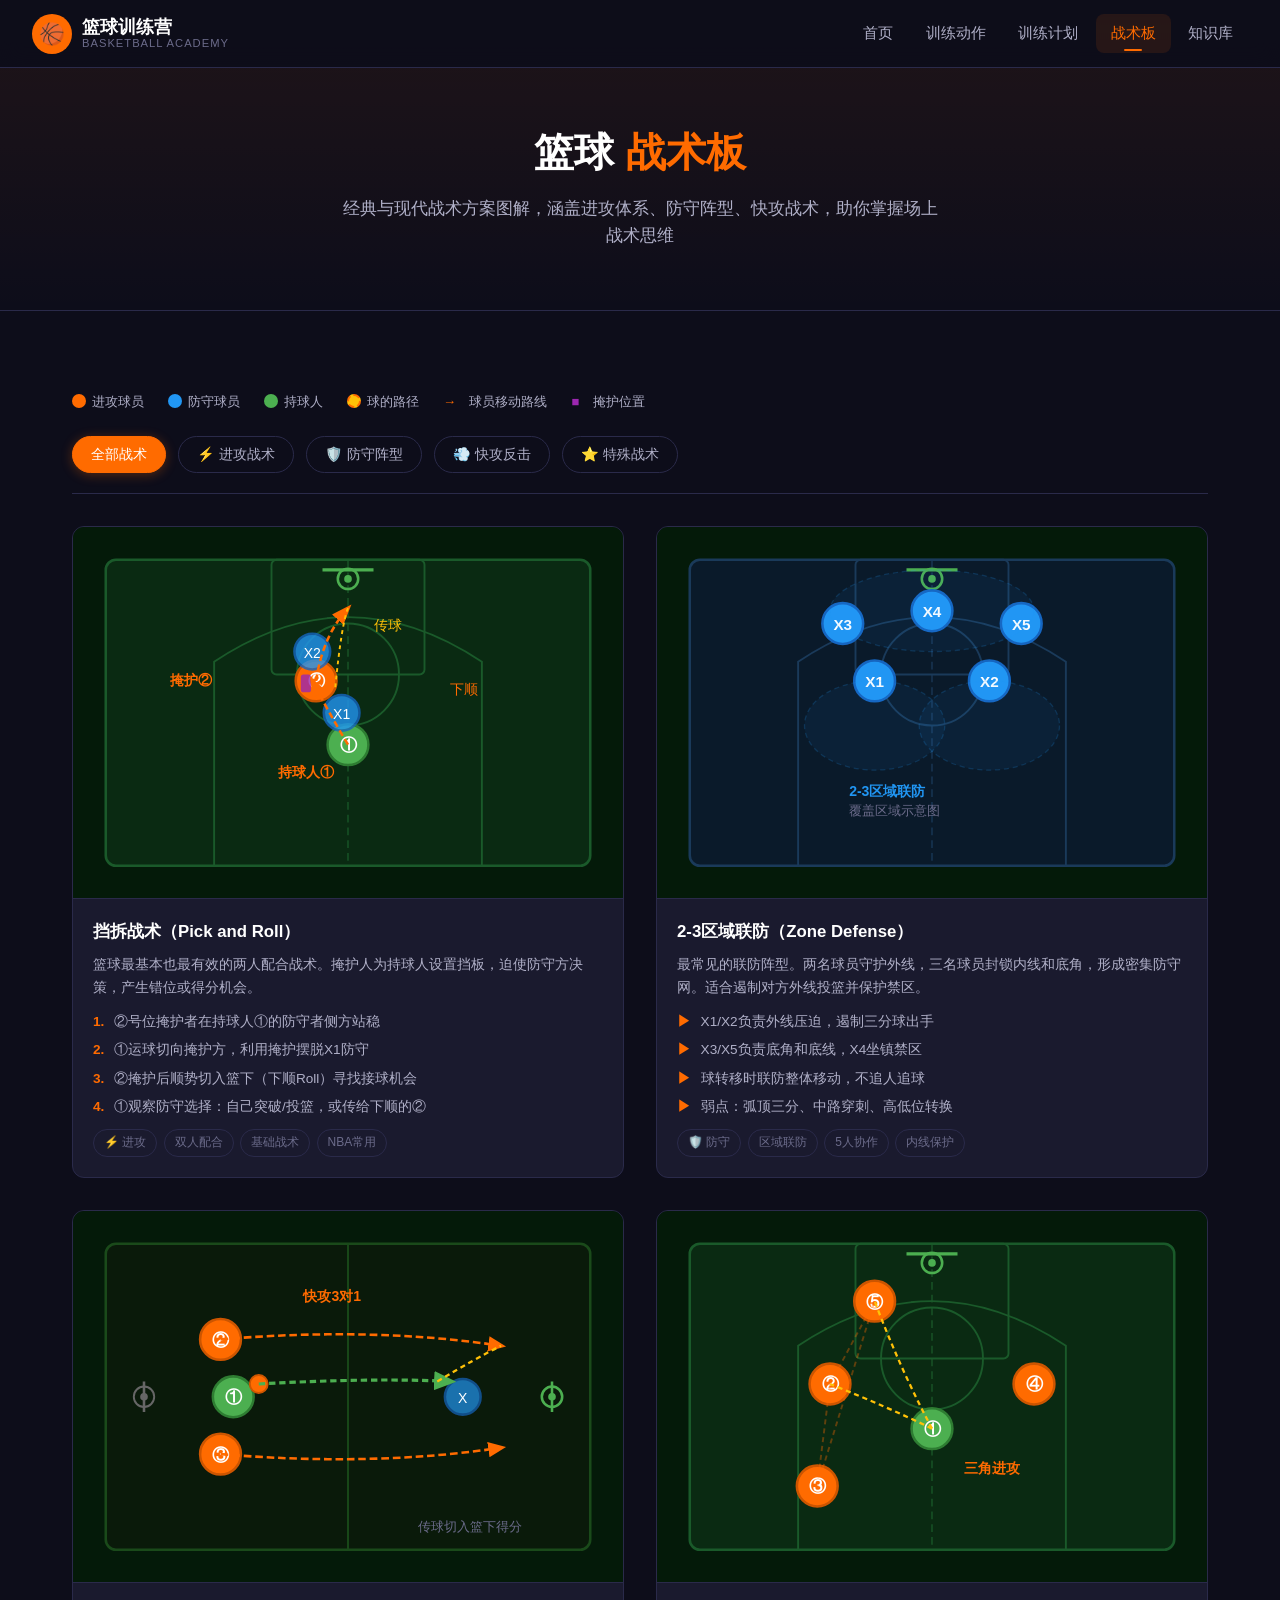
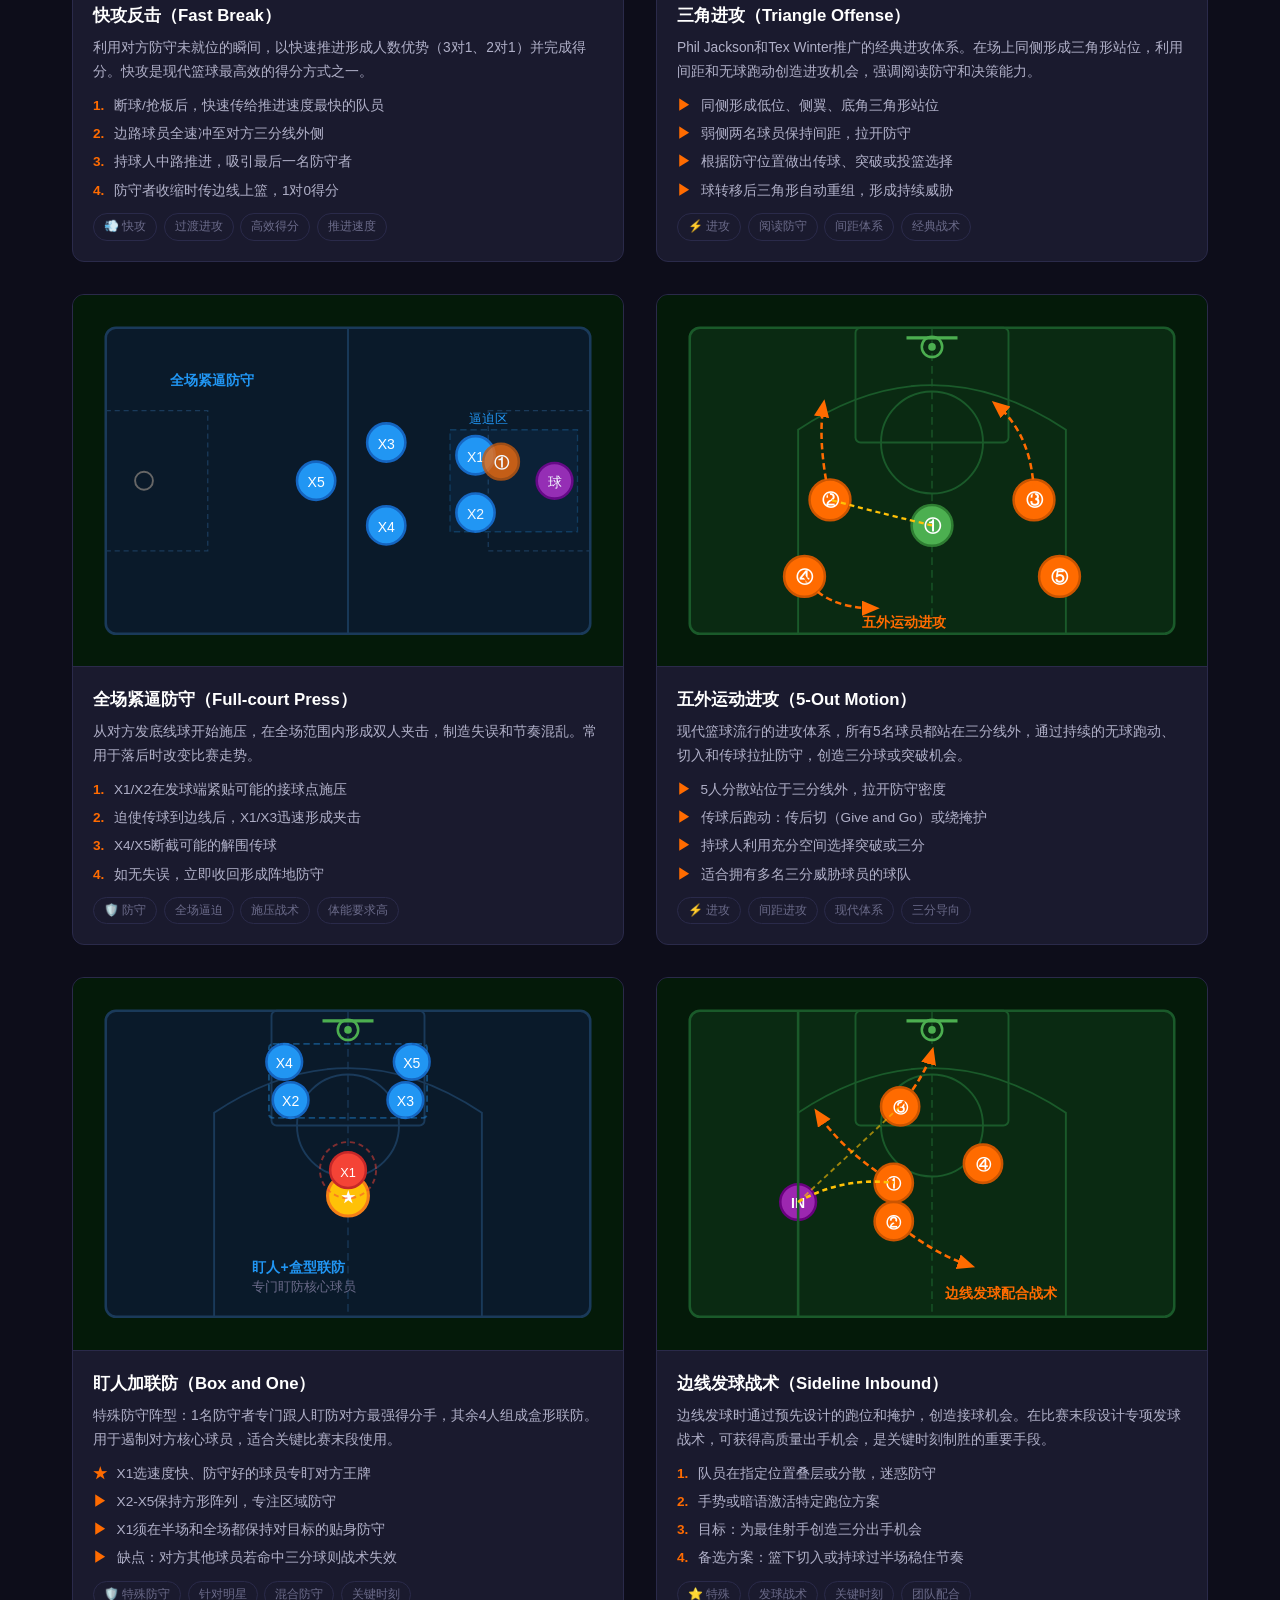
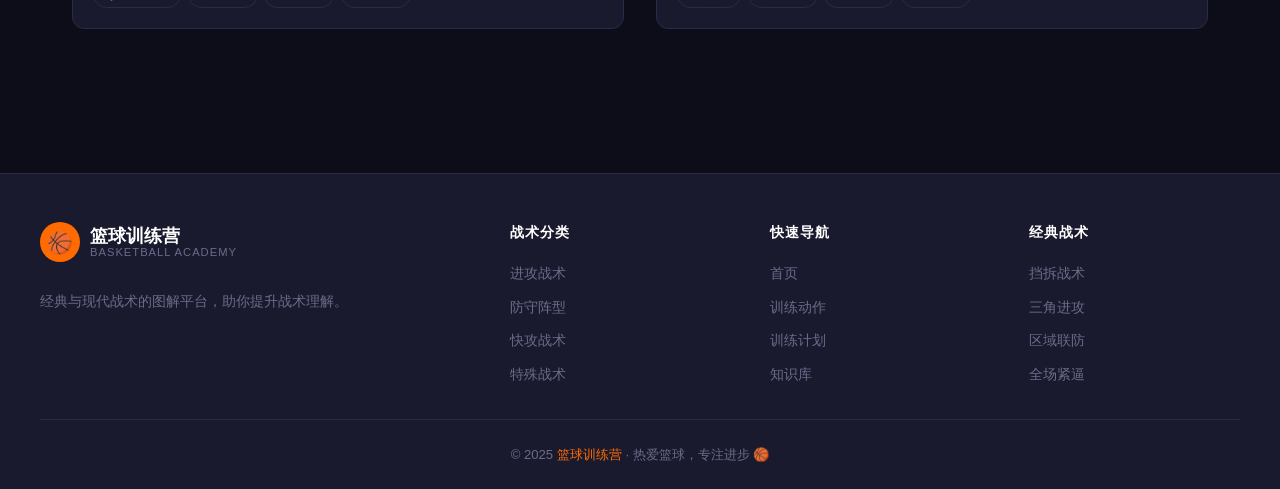
<file: tactics.html>
<!DOCTYPE html>
<html lang="zh-CN">
<head>
  <meta charset="UTF-8">
  <meta name="viewport" content="width=device-width, initial-scale=1.0">
  <title>战术板 — 篮球训练营</title>
  <link rel="stylesheet" href="css/style.css">
  <style>
    .tactics-grid {
      display: grid;
      grid-template-columns: repeat(2, 1fr);
      gap: 2rem;
    }

    /* Court SVG styles */
    .court-svg-wrap {
      background: #041a09;
      border-bottom: 1px solid var(--border);
      padding: 1.25rem;
      min-height: 220px;
      display: flex; align-items: center; justify-content: center;
    }

    .court-svg text { font-family: 'Arial', sans-serif; }

    .tactic-detail-list {
      margin-top: 0.75rem;
      display: flex;
      flex-direction: column;
      gap: 0.4rem;
    }

    .tactic-detail-item {
      display: flex; gap: 0.6rem; align-items: flex-start;
      font-size: 0.85rem; color: var(--text-secondary);
    }

    .tactic-detail-item .step-arrow {
      color: var(--primary); font-weight: 700; flex-shrink: 0;
    }

    .tactics-sidebar {
      position: sticky;
      top: 80px;
    }

    .tactic-type-list { display: flex; flex-direction: column; gap: 0.5rem; }
    .tactic-type-item {
      display: flex; align-items: center; gap: 0.75rem;
      padding: 0.75rem 1rem;
      border-radius: var(--radius-sm);
      border: 1px solid var(--border);
      cursor: pointer;
      transition: var(--transition);
      background: var(--bg-card);
      font-size: 0.9rem;
    }
    .tactic-type-item:hover { border-color: var(--primary); color: var(--primary); }
    .tactic-type-item.active { border-color: var(--primary); background: rgba(255,107,0,0.08); color: var(--primary); font-weight: 600; }

    .layout-main { display: grid; grid-template-columns: 240px 1fr; gap: 2rem; align-items: start; }

    .legend-row { display: flex; gap: 1.5rem; flex-wrap: wrap; margin-bottom: 1.5rem; }
    .legend-item { display: flex; align-items: center; gap: 6px; font-size: 0.82rem; color: var(--text-secondary); }
    .legend-dot { width: 14px; height: 14px; border-radius: 50%; flex-shrink: 0; }

    @media (max-width: 1024px) {
      .layout-main { grid-template-columns: 1fr; }
      .tactics-sidebar { position: static; }
      .tactics-grid { grid-template-columns: 1fr; }
    }

    @media (max-width: 600px) {
      .tactics-grid { grid-template-columns: 1fr; }
    }
  </style>
</head>
<body>

<nav class="navbar">
  <a href="index.html" class="nav-logo">
    <div class="logo-icon">🏀</div>
    <div class="logo-text">
      <span class="site-name">篮球训练营</span>
      <span class="site-sub">BASKETBALL ACADEMY</span>
    </div>
  </a>
  <div class="nav-links">
    <a href="index.html">首页</a>
    <a href="drills.html">训练动作</a>
    <a href="plans.html">训练计划</a>
    <a href="tactics.html" class="active">战术板</a>
    <a href="knowledge.html">知识库</a>
  </div>
  <button class="nav-toggle" aria-label="菜单">
    <span></span><span></span><span></span>
  </button>
</nav>

<div class="page-header">
  <h1>篮球 <span>战术板</span></h1>
  <p>经典与现代战术方案图解，涵盖进攻体系、防守阵型、快攻战术，助你掌握场上战术思维</p>
</div>

<section class="section">
  <div class="container">

    <!-- Legend -->
    <div class="legend-row animate-in">
      <div class="legend-item"><div class="legend-dot" style="background:#FF6B00;"></div> 进攻球员</div>
      <div class="legend-item"><div class="legend-dot" style="background:#2196F3;"></div> 防守球员</div>
      <div class="legend-item"><div class="legend-dot" style="background:#4CAF50;"></div> 持球人</div>
      <div class="legend-item"><div class="legend-dot" style="background:#FFC107;border:2px dashed #FF6B00;"></div> 球的路径</div>
      <div class="legend-item"><span style="color:var(--primary);font-weight:700;">→</span>&nbsp; 球员移动路线</div>
      <div class="legend-item"><span style="color:#9C27B0;font-weight:700;">■</span>&nbsp; 掩护位置</div>
    </div>

    <!-- Filter Bar -->
    <div class="filter-bar">
      <button class="filter-tab active" data-filter="all">全部战术</button>
      <button class="filter-tab" data-filter="offense">⚡ 进攻战术</button>
      <button class="filter-tab" data-filter="defense">🛡️ 防守阵型</button>
      <button class="filter-tab" data-filter="fastbreak">💨 快攻反击</button>
      <button class="filter-tab" data-filter="special">⭐ 特殊战术</button>
    </div>

    <div class="tactics-grid">

      <!-- Pick and Roll -->
      <div class="tactic-card animate-in" data-category="offense">
        <div class="court-svg-wrap">
          <svg class="court-svg" viewBox="0 0 400 260" xmlns="http://www.w3.org/2000/svg">
            <!-- Court outline -->
            <rect x="10" y="10" width="380" height="240" rx="8" fill="#0a2a12" stroke="#1a5a2a" stroke-width="2"/>
            <!-- Half court line -->
            <line x1="200" y1="10" x2="200" y2="250" stroke="#1a5a2a" stroke-width="1" stroke-dasharray="6,4"/>
            <!-- Key / Paint area -->
            <rect x="140" y="10" width="120" height="90" rx="4" fill="none" stroke="#1a5a2a" stroke-width="1.5"/>
            <!-- Free throw circle -->
            <circle cx="200" cy="100" r="40" fill="none" stroke="#1a5a2a" stroke-width="1.5"/>
            <!-- Basket -->
            <circle cx="200" cy="25" r="8" fill="none" stroke="#4CAF50" stroke-width="2"/>
            <circle cx="200" cy="25" r="3" fill="#4CAF50"/>
            <!-- Backboard -->
            <line x1="180" y1="18" x2="220" y2="18" stroke="#4CAF50" stroke-width="2.5"/>
            <!-- 3-point arc -->
            <path d="M 95 250 L 95 90 Q 200 20 305 90 L 305 250" fill="none" stroke="#1a5a2a" stroke-width="1.5"/>

            <!-- Players: O1 (ball handler) -->
            <circle cx="200" cy="155" r="16" fill="#4CAF50" stroke="#2e7d32" stroke-width="2"/>
            <text x="200" y="160" text-anchor="middle" fill="white" font-size="13" font-weight="bold">①</text>

            <!-- O2 (screener) -->
            <circle cx="175" cy="105" r="16" fill="#FF6B00" stroke="#cc5500" stroke-width="2"/>
            <text x="175" y="110" text-anchor="middle" fill="white" font-size="13" font-weight="bold">②</text>

            <!-- Defenders -->
            <circle cx="195" cy="130" r="14" fill="#2196F3" stroke="#1565c0" stroke-width="2" opacity="0.8"/>
            <text x="195" y="135" text-anchor="middle" fill="white" font-size="11">X1</text>
            <circle cx="172" cy="82" r="14" fill="#2196F3" stroke="#1565c0" stroke-width="2" opacity="0.8"/>
            <text x="172" y="87" text-anchor="middle" fill="white" font-size="11">X2</text>

            <!-- Screen indicator -->
            <rect x="163" y="100" width="8" height="14" rx="2" fill="#9C27B0" opacity="0.8"/>

            <!-- Ball handler movement path -->
            <path d="M 200 155 Q 185 130 172 105" stroke="#FF6B00" stroke-width="2" stroke-dasharray="5,3" fill="none" marker-end="url(#arrowOrange)"/>

            <!-- Roll path (after screen) -->
            <path d="M 175 105 Q 180 70 200 48" stroke="#FF6B00" stroke-width="2" stroke-dasharray="5,3" fill="none" marker-end="url(#arrowOrange)"/>

            <!-- Pass arc -->
            <path d="M 190 110 Q 195 60 200 48" stroke="#FFC107" stroke-width="1.5" stroke-dasharray="3,3" fill="none"/>

            <!-- Labels -->
            <text x="145" y="180" fill="#FF6B00" font-size="11" font-weight="bold">持球人①</text>
            <text x="60" y="108" fill="#FF6B00" font-size="11" font-weight="bold">掩护②</text>
            <text x="220" y="65" fill="#FFC107" font-size="11">传球</text>
            <text x="280" y="115" fill="#FF6B00" font-size="11">下顺</text>

            <defs>
              <marker id="arrowOrange" markerWidth="8" markerHeight="8" refX="6" refY="3" orient="auto">
                <path d="M0,0 L0,6 L8,3 z" fill="#FF6B00"/>
              </marker>
            </defs>
          </svg>
        </div>
        <div class="tactic-body">
          <h3>挡拆战术（Pick and Roll）</h3>
          <p>篮球最基本也最有效的两人配合战术。掩护人为持球人设置挡板，迫使防守方决策，产生错位或得分机会。</p>
          <div class="tactic-detail-list">
            <div class="tactic-detail-item"><span class="step-arrow">1.</span><span>②号位掩护者在持球人①的防守者侧方站稳</span></div>
            <div class="tactic-detail-item"><span class="step-arrow">2.</span><span>①运球切向掩护方，利用掩护摆脱X1防守</span></div>
            <div class="tactic-detail-item"><span class="step-arrow">3.</span><span>②掩护后顺势切入篮下（下顺Roll）寻找接球机会</span></div>
            <div class="tactic-detail-item"><span class="step-arrow">4.</span><span>①观察防守选择：自己突破/投篮，或传给下顺的②</span></div>
          </div>
          <div class="tactic-tags">
            <span class="tactic-tag">⚡ 进攻</span>
            <span class="tactic-tag">双人配合</span>
            <span class="tactic-tag">基础战术</span>
            <span class="tactic-tag">NBA常用</span>
          </div>
        </div>
      </div>

      <!-- Zone Defense 2-3 -->
      <div class="tactic-card animate-in" data-category="defense">
        <div class="court-svg-wrap">
          <svg class="court-svg" viewBox="0 0 400 260" xmlns="http://www.w3.org/2000/svg">
            <rect x="10" y="10" width="380" height="240" rx="8" fill="#0a1a2a" stroke="#1a3a5a" stroke-width="2"/>
            <line x1="200" y1="10" x2="200" y2="250" stroke="#1a3a5a" stroke-width="1" stroke-dasharray="6,4"/>
            <rect x="140" y="10" width="120" height="90" rx="4" fill="none" stroke="#1a3a5a" stroke-width="1.5"/>
            <circle cx="200" cy="100" r="40" fill="none" stroke="#1a3a5a" stroke-width="1.5"/>
            <circle cx="200" cy="25" r="8" fill="none" stroke="#4CAF50" stroke-width="2"/>
            <circle cx="200" cy="25" r="3" fill="#4CAF50"/>
            <line x1="180" y1="18" x2="220" y2="18" stroke="#4CAF50" stroke-width="2.5"/>
            <path d="M 95 250 L 95 90 Q 200 20 305 90 L 305 250" fill="none" stroke="#1a3a5a" stroke-width="1.5"/>

            <!-- 2-3 Zone: 2 top defenders -->
            <circle cx="155" cy="105" r="16" fill="#2196F3" stroke="#1565c0" stroke-width="2"/>
            <text x="155" y="110" text-anchor="middle" fill="white" font-size="12" font-weight="bold">X1</text>
            <circle cx="245" cy="105" r="16" fill="#2196F3" stroke="#1565c0" stroke-width="2"/>
            <text x="245" y="110" text-anchor="middle" fill="white" font-size="12" font-weight="bold">X2</text>

            <!-- 3 bottom defenders -->
            <circle cx="130" cy="60" r="16" fill="#2196F3" stroke="#1565c0" stroke-width="2"/>
            <text x="130" y="65" text-anchor="middle" fill="white" font-size="12" font-weight="bold">X3</text>
            <circle cx="200" cy="50" r="16" fill="#2196F3" stroke="#1565c0" stroke-width="2"/>
            <text x="200" y="55" text-anchor="middle" fill="white" font-size="12" font-weight="bold">X4</text>
            <circle cx="270" cy="60" r="16" fill="#2196F3" stroke="#1565c0" stroke-width="2"/>
            <text x="270" y="65" text-anchor="middle" fill="white" font-size="12" font-weight="bold">X5</text>

            <!-- Zone coverage areas (subtle) -->
            <ellipse cx="155" cy="140" rx="55" ry="35" fill="rgba(33,150,243,0.06)" stroke="rgba(33,150,243,0.2)" stroke-width="1" stroke-dasharray="4,3"/>
            <ellipse cx="245" cy="140" rx="55" ry="35" fill="rgba(33,150,243,0.06)" stroke="rgba(33,150,243,0.2)" stroke-width="1" stroke-dasharray="4,3"/>
            <ellipse cx="200" cy="50" rx="80" ry="32" fill="rgba(33,150,243,0.06)" stroke="rgba(33,150,243,0.2)" stroke-width="1" stroke-dasharray="4,3"/>

            <!-- Labels -->
            <text x="135" y="195" fill="#2196F3" font-size="11" font-weight="bold">2-3区域联防</text>
            <text x="135" y="210" fill="#6b6b8a" font-size="10">覆盖区域示意图</text>
          </svg>
        </div>
        <div class="tactic-body">
          <h3>2-3区域联防（Zone Defense）</h3>
          <p>最常见的联防阵型。两名球员守护外线，三名球员封锁内线和底角，形成密集防守网。适合遏制对方外线投篮并保护禁区。</p>
          <div class="tactic-detail-list">
            <div class="tactic-detail-item"><span class="step-arrow">▶</span><span>X1/X2负责外线压迫，遏制三分球出手</span></div>
            <div class="tactic-detail-item"><span class="step-arrow">▶</span><span>X3/X5负责底角和底线，X4坐镇禁区</span></div>
            <div class="tactic-detail-item"><span class="step-arrow">▶</span><span>球转移时联防整体移动，不追人追球</span></div>
            <div class="tactic-detail-item"><span class="step-arrow">▶</span><span>弱点：弧顶三分、中路穿刺、高低位转换</span></div>
          </div>
          <div class="tactic-tags">
            <span class="tactic-tag">🛡️ 防守</span>
            <span class="tactic-tag">区域联防</span>
            <span class="tactic-tag">5人协作</span>
            <span class="tactic-tag">内线保护</span>
          </div>
        </div>
      </div>

      <!-- Fast Break -->
      <div class="tactic-card animate-in" data-category="fastbreak">
        <div class="court-svg-wrap">
          <svg class="court-svg" viewBox="0 0 400 260" xmlns="http://www.w3.org/2000/svg">
            <rect x="10" y="10" width="380" height="240" rx="8" fill="#0a1a0a" stroke="#1a4a1a" stroke-width="2"/>
            <!-- Full court lines -->
            <line x1="200" y1="10" x2="200" y2="250" stroke="#1a4a1a" stroke-width="1.5"/>
            <!-- Left basket -->
            <circle cx="40" cy="130" r="8" fill="none" stroke="#666" stroke-width="1.5"/>
            <circle cx="40" cy="130" r="3" fill="#666"/>
            <line x1="40" y1="118" x2="40" y2="142" stroke="#666" stroke-width="2"/>
            <!-- Right basket -->
            <circle cx="360" cy="130" r="8" fill="none" stroke="#4CAF50" stroke-width="2"/>
            <circle cx="360" cy="130" r="3" fill="#4CAF50"/>
            <line x1="360" y1="118" x2="360" y2="142" stroke="#4CAF50" stroke-width="2"/>

            <!-- Defender (retreating) -->
            <circle cx="290" cy="130" r="14" fill="#2196F3" stroke="#1565c0" stroke-width="2" opacity="0.7"/>
            <text x="290" y="135" text-anchor="middle" fill="white" font-size="11">X</text>

            <!-- Ball handler (O1) with ball -->
            <circle cx="110" cy="130" r="16" fill="#4CAF50" stroke="#2e7d32" stroke-width="2"/>
            <text x="110" y="135" text-anchor="middle" fill="white" font-size="13" font-weight="bold">①</text>
            <!-- Basketball near O1 -->
            <circle cx="130" cy="120" r="7" fill="#FF6B00" stroke="#cc5500" stroke-width="1.5"/>

            <!-- Wing runners -->
            <circle cx="100" cy="85" r="16" fill="#FF6B00" stroke="#cc5500" stroke-width="2"/>
            <text x="100" y="90" text-anchor="middle" fill="white" font-size="13" font-weight="bold">②</text>
            <circle cx="100" cy="175" r="16" fill="#FF6B00" stroke="#cc5500" stroke-width="2"/>
            <text x="100" y="180" text-anchor="middle" fill="white" font-size="13" font-weight="bold">③</text>

            <!-- Movement arrows for wings -->
            <path d="M 100 85 Q 220 75 320 90" stroke="#FF6B00" stroke-width="2" stroke-dasharray="6,3" fill="none" marker-end="url(#arrowFB)"/>
            <path d="M 100 175 Q 220 185 320 170" stroke="#FF6B00" stroke-width="2" stroke-dasharray="6,3" fill="none" marker-end="url(#arrowFB)"/>
            <!-- Ball carrier path -->
            <path d="M 130 120 Q 220 115 280 118" stroke="#4CAF50" stroke-width="2.5" stroke-dasharray="5,3" fill="none" marker-end="url(#arrowGreen)"/>

            <!-- Pass line to wing -->
            <path d="M 270 118 Q 300 100 320 90" stroke="#FFC107" stroke-width="1.8" stroke-dasharray="4,3" fill="none"/>

            <!-- Labels -->
            <text x="165" y="55" fill="#FF6B00" font-size="11" font-weight="bold">快攻3对1</text>
            <text x="255" y="235" fill="#6b6b8a" font-size="10">传球切入篮下得分</text>

            <defs>
              <marker id="arrowFB" markerWidth="7" markerHeight="7" refX="5" refY="3" orient="auto">
                <path d="M0,0 L0,6 L7,3 z" fill="#FF6B00"/>
              </marker>
              <marker id="arrowGreen" markerWidth="7" markerHeight="7" refX="5" refY="3" orient="auto">
                <path d="M0,0 L0,6 L7,3 z" fill="#4CAF50"/>
              </marker>
            </defs>
          </svg>
        </div>
        <div class="tactic-body">
          <h3>快攻反击（Fast Break）</h3>
          <p>利用对方防守未就位的瞬间，以快速推进形成人数优势（3对1、2对1）并完成得分。快攻是现代篮球最高效的得分方式之一。</p>
          <div class="tactic-detail-list">
            <div class="tactic-detail-item"><span class="step-arrow">1.</span><span>断球/抢板后，快速传给推进速度最快的队员</span></div>
            <div class="tactic-detail-item"><span class="step-arrow">2.</span><span>边路球员全速冲至对方三分线外侧</span></div>
            <div class="tactic-detail-item"><span class="step-arrow">3.</span><span>持球人中路推进，吸引最后一名防守者</span></div>
            <div class="tactic-detail-item"><span class="step-arrow">4.</span><span>防守者收缩时传边线上篮，1对0得分</span></div>
          </div>
          <div class="tactic-tags">
            <span class="tactic-tag">💨 快攻</span>
            <span class="tactic-tag">过渡进攻</span>
            <span class="tactic-tag">高效得分</span>
            <span class="tactic-tag">推进速度</span>
          </div>
        </div>
      </div>

      <!-- Triangle Offense -->
      <div class="tactic-card animate-in" data-category="offense">
        <div class="court-svg-wrap">
          <svg class="court-svg" viewBox="0 0 400 260" xmlns="http://www.w3.org/2000/svg">
            <rect x="10" y="10" width="380" height="240" rx="8" fill="#0a2a12" stroke="#1a5a2a" stroke-width="2"/>
            <line x1="200" y1="10" x2="200" y2="250" stroke="#1a5a2a" stroke-width="1" stroke-dasharray="6,4"/>
            <rect x="140" y="10" width="120" height="90" rx="4" fill="none" stroke="#1a5a2a" stroke-width="1.5"/>
            <circle cx="200" cy="100" r="40" fill="none" stroke="#1a5a2a" stroke-width="1.5"/>
            <circle cx="200" cy="25" r="8" fill="none" stroke="#4CAF50" stroke-width="2"/>
            <circle cx="200" cy="25" r="3" fill="#4CAF50"/>
            <line x1="180" y1="18" x2="220" y2="18" stroke="#4CAF50" stroke-width="2.5"/>
            <path d="M 95 250 L 95 90 Q 200 20 305 90 L 305 250" fill="none" stroke="#1a5a2a" stroke-width="1.5"/>

            <!-- Triangle formation -->
            <!-- Low post (O5) -->
            <circle cx="155" cy="55" r="16" fill="#FF6B00" stroke="#cc5500" stroke-width="2"/>
            <text x="155" y="60" text-anchor="middle" fill="white" font-size="13" font-weight="bold">⑤</text>

            <!-- Wing (O2) -->
            <circle cx="120" cy="120" r="16" fill="#FF6B00" stroke="#cc5500" stroke-width="2"/>
            <text x="120" y="125" text-anchor="middle" fill="white" font-size="13" font-weight="bold">②</text>

            <!-- Corner (O3) -->
            <circle cx="110" cy="200" r="16" fill="#FF6B00" stroke="#cc5500" stroke-width="2"/>
            <text x="110" y="205" text-anchor="middle" fill="white" font-size="13" font-weight="bold">③</text>

            <!-- Ball handler (O1) top -->
            <circle cx="200" cy="155" r="16" fill="#4CAF50" stroke="#2e7d32" stroke-width="2"/>
            <text x="200" y="160" text-anchor="middle" fill="white" font-size="13" font-weight="bold">①</text>

            <!-- O4 weak side -->
            <circle cx="280" cy="120" r="16" fill="#FF6B00" stroke="#cc5500" stroke-width="2"/>
            <text x="280" y="125" text-anchor="middle" fill="white" font-size="13" font-weight="bold">④</text>

            <!-- Triangle lines -->
            <line x1="155" y1="55" x2="120" y2="120" stroke="rgba(255,107,0,0.35)" stroke-width="1.5" stroke-dasharray="4,3"/>
            <line x1="120" y1="120" x2="110" y2="200" stroke="rgba(255,107,0,0.35)" stroke-width="1.5" stroke-dasharray="4,3"/>
            <line x1="110" y1="200" x2="155" y2="55" stroke="rgba(255,107,0,0.35)" stroke-width="1.5" stroke-dasharray="4,3"/>

            <!-- Pass options -->
            <path d="M 200 155 Q 165 138 120 120" stroke="#FFC107" stroke-width="1.8" stroke-dasharray="4,3" fill="none"/>
            <path d="M 200 155 Q 175 108 155 55" stroke="#FFC107" stroke-width="1.8" stroke-dasharray="4,3" fill="none"/>

            <text x="225" y="190" fill="#FF6B00" font-size="11" font-weight="bold">三角进攻</text>
          </svg>
        </div>
        <div class="tactic-body">
          <h3>三角进攻（Triangle Offense）</h3>
          <p>Phil Jackson和Tex Winter推广的经典进攻体系。在场上同侧形成三角形站位，利用间距和无球跑动创造进攻机会，强调阅读防守和决策能力。</p>
          <div class="tactic-detail-list">
            <div class="tactic-detail-item"><span class="step-arrow">▶</span><span>同侧形成低位、侧翼、底角三角形站位</span></div>
            <div class="tactic-detail-item"><span class="step-arrow">▶</span><span>弱侧两名球员保持间距，拉开防守</span></div>
            <div class="tactic-detail-item"><span class="step-arrow">▶</span><span>根据防守位置做出传球、突破或投篮选择</span></div>
            <div class="tactic-detail-item"><span class="step-arrow">▶</span><span>球转移后三角形自动重组，形成持续威胁</span></div>
          </div>
          <div class="tactic-tags">
            <span class="tactic-tag">⚡ 进攻</span>
            <span class="tactic-tag">阅读防守</span>
            <span class="tactic-tag">间距体系</span>
            <span class="tactic-tag">经典战术</span>
          </div>
        </div>
      </div>

      <!-- Full-court Press -->
      <div class="tactic-card animate-in" data-category="defense">
        <div class="court-svg-wrap">
          <svg class="court-svg" viewBox="0 0 400 260" xmlns="http://www.w3.org/2000/svg">
            <rect x="10" y="10" width="380" height="240" rx="8" fill="#0a1a2a" stroke="#1a3a5a" stroke-width="2"/>
            <line x1="200" y1="10" x2="200" y2="250" stroke="#1a3a5a" stroke-width="1.5"/>
            <!-- Key areas both sides -->
            <rect x="10" y="75" width="80" height="110" fill="none" stroke="#1a3a5a" stroke-width="1" stroke-dasharray="4,3"/>
            <rect x="310" y="75" width="80" height="110" fill="none" stroke="#1a3a5a" stroke-width="1" stroke-dasharray="4,3"/>
            <!-- Baskets -->
            <circle cx="40" cy="130" r="7" fill="none" stroke="#666" stroke-width="1.5"/>
            <circle cx="360" cy="130" r="7" fill="none" stroke="#4CAF50" stroke-width="2"/>

            <!-- Inbounding player -->
            <circle cx="362" cy="130" r="14" fill="#9C27B0" stroke="#6a0080" stroke-width="2"/>
            <text x="362" y="135" text-anchor="middle" fill="white" font-size="11">球</text>

            <!-- Press defenders -->
            <circle cx="300" cy="110" r="15" fill="#2196F3" stroke="#1565c0" stroke-width="2"/>
            <text x="300" y="115" text-anchor="middle" fill="white" font-size="11">X1</text>
            <circle cx="300" cy="155" r="15" fill="#2196F3" stroke="#1565c0" stroke-width="2"/>
            <text x="300" y="160" text-anchor="middle" fill="white" font-size="11">X2</text>
            <circle cx="230" cy="100" r="15" fill="#2196F3" stroke="#1565c0" stroke-width="2"/>
            <text x="230" y="105" text-anchor="middle" fill="white" font-size="11">X3</text>
            <circle cx="230" cy="165" r="15" fill="#2196F3" stroke="#1565c0" stroke-width="2"/>
            <text x="230" y="170" text-anchor="middle" fill="white" font-size="11">X4</text>
            <circle cx="175" cy="130" r="15" fill="#2196F3" stroke="#1565c0" stroke-width="2"/>
            <text x="175" y="135" text-anchor="middle" fill="white" font-size="11">X5</text>

            <!-- Offense trying to break press -->
            <circle cx="320" cy="115" r="14" fill="#FF6B00" stroke="#cc5500" stroke-width="2" opacity="0.8"/>
            <text x="320" y="120" text-anchor="middle" fill="white" font-size="12" font-weight="bold">①</text>

            <!-- Press trapping zone -->
            <path d="M 280 90 L 380 90 L 380 170 L 280 170 Z" fill="rgba(33,150,243,0.06)" stroke="rgba(33,150,243,0.25)" stroke-width="1" stroke-dasharray="5,3"/>
            <text x="295" y="85" fill="#2196F3" font-size="10">逼迫区</text>

            <text x="60" y="55" fill="#2196F3" font-size="11" font-weight="bold">全场紧逼防守</text>
          </svg>
        </div>
        <div class="tactic-body">
          <h3>全场紧逼防守（Full-court Press）</h3>
          <p>从对方发底线球开始施压，在全场范围内形成双人夹击，制造失误和节奏混乱。常用于落后时改变比赛走势。</p>
          <div class="tactic-detail-list">
            <div class="tactic-detail-item"><span class="step-arrow">1.</span><span>X1/X2在发球端紧贴可能的接球点施压</span></div>
            <div class="tactic-detail-item"><span class="step-arrow">2.</span><span>迫使传球到边线后，X1/X3迅速形成夹击</span></div>
            <div class="tactic-detail-item"><span class="step-arrow">3.</span><span>X4/X5断截可能的解围传球</span></div>
            <div class="tactic-detail-item"><span class="step-arrow">4.</span><span>如无失误，立即收回形成阵地防守</span></div>
          </div>
          <div class="tactic-tags">
            <span class="tactic-tag">🛡️ 防守</span>
            <span class="tactic-tag">全场逼迫</span>
            <span class="tactic-tag">施压战术</span>
            <span class="tactic-tag">体能要求高</span>
          </div>
        </div>
      </div>

      <!-- Motion Offense -->
      <div class="tactic-card animate-in" data-category="offense">
        <div class="court-svg-wrap">
          <svg class="court-svg" viewBox="0 0 400 260" xmlns="http://www.w3.org/2000/svg">
            <rect x="10" y="10" width="380" height="240" rx="8" fill="#0a2a12" stroke="#1a5a2a" stroke-width="2"/>
            <line x1="200" y1="10" x2="200" y2="250" stroke="#1a5a2a" stroke-width="1" stroke-dasharray="6,4"/>
            <rect x="140" y="10" width="120" height="90" rx="4" fill="none" stroke="#1a5a2a" stroke-width="1.5"/>
            <circle cx="200" cy="100" r="40" fill="none" stroke="#1a5a2a" stroke-width="1.5"/>
            <circle cx="200" cy="25" r="8" fill="none" stroke="#4CAF50" stroke-width="2"/>
            <circle cx="200" cy="25" r="3" fill="#4CAF50"/>
            <line x1="180" y1="18" x2="220" y2="18" stroke="#4CAF50" stroke-width="2.5"/>
            <path d="M 95 250 L 95 90 Q 200 20 305 90 L 305 250" fill="none" stroke="#1a5a2a" stroke-width="1.5"/>

            <!-- 5-out spacing -->
            <circle cx="200" cy="165" r="16" fill="#4CAF50" stroke="#2e7d32" stroke-width="2"/>
            <text x="200" y="170" text-anchor="middle" fill="white" font-size="13" font-weight="bold">①</text>

            <circle cx="120" cy="145" r="16" fill="#FF6B00" stroke="#cc5500" stroke-width="2"/>
            <text x="120" y="150" text-anchor="middle" fill="white" font-size="13" font-weight="bold">②</text>

            <circle cx="280" cy="145" r="16" fill="#FF6B00" stroke="#cc5500" stroke-width="2"/>
            <text x="280" y="150" text-anchor="middle" fill="white" font-size="13" font-weight="bold">③</text>

            <circle cx="100" cy="205" r="16" fill="#FF6B00" stroke="#cc5500" stroke-width="2"/>
            <text x="100" y="210" text-anchor="middle" fill="white" font-size="13" font-weight="bold">④</text>

            <circle cx="300" cy="205" r="16" fill="#FF6B00" stroke="#cc5500" stroke-width="2"/>
            <text x="300" y="210" text-anchor="middle" fill="white" font-size="13" font-weight="bold">⑤</text>

            <!-- Movement arrows -->
            <path d="M 120 145 Q 110 100 115 70" stroke="#FF6B00" stroke-width="2" stroke-dasharray="5,3" fill="none" marker-end="url(#arrowMO)"/>
            <path d="M 280 145 Q 280 95 250 70" stroke="#FF6B00" stroke-width="2" stroke-dasharray="5,3" fill="none" marker-end="url(#arrowMO)"/>
            <path d="M 100 205 Q 115 230 155 230" stroke="#FF6B00" stroke-width="2" stroke-dasharray="5,3" fill="none" marker-end="url(#arrowMO)"/>

            <!-- Pass option -->
            <path d="M 200 165 Q 170 158 120 145" stroke="#FFC107" stroke-width="1.8" stroke-dasharray="4,3" fill="none"/>

            <text x="145" y="245" fill="#FF6B00" font-size="11" font-weight="bold">五外运动进攻</text>

            <defs>
              <marker id="arrowMO" markerWidth="7" markerHeight="7" refX="5" refY="3" orient="auto">
                <path d="M0,0 L0,6 L7,3 z" fill="#FF6B00"/>
              </marker>
            </defs>
          </svg>
        </div>
        <div class="tactic-body">
          <h3>五外运动进攻（5-Out Motion）</h3>
          <p>现代篮球流行的进攻体系，所有5名球员都站在三分线外，通过持续的无球跑动、切入和传球拉扯防守，创造三分球或突破机会。</p>
          <div class="tactic-detail-list">
            <div class="tactic-detail-item"><span class="step-arrow">▶</span><span>5人分散站位于三分线外，拉开防守密度</span></div>
            <div class="tactic-detail-item"><span class="step-arrow">▶</span><span>传球后跑动：传后切（Give and Go）或绕掩护</span></div>
            <div class="tactic-detail-item"><span class="step-arrow">▶</span><span>持球人利用充分空间选择突破或三分</span></div>
            <div class="tactic-detail-item"><span class="step-arrow">▶</span><span>适合拥有多名三分威胁球员的球队</span></div>
          </div>
          <div class="tactic-tags">
            <span class="tactic-tag">⚡ 进攻</span>
            <span class="tactic-tag">间距进攻</span>
            <span class="tactic-tag">现代体系</span>
            <span class="tactic-tag">三分导向</span>
          </div>
        </div>
      </div>

      <!-- Box and One -->
      <div class="tactic-card animate-in" data-category="special">
        <div class="court-svg-wrap">
          <svg class="court-svg" viewBox="0 0 400 260" xmlns="http://www.w3.org/2000/svg">
            <rect x="10" y="10" width="380" height="240" rx="8" fill="#0a1a2a" stroke="#1a3a5a" stroke-width="2"/>
            <line x1="200" y1="10" x2="200" y2="250" stroke="#1a3a5a" stroke-width="1" stroke-dasharray="6,4"/>
            <rect x="140" y="10" width="120" height="90" rx="4" fill="none" stroke="#1a3a5a" stroke-width="1.5"/>
            <circle cx="200" cy="100" r="40" fill="none" stroke="#1a3a5a" stroke-width="1.5"/>
            <circle cx="200" cy="25" r="8" fill="none" stroke="#4CAF50" stroke-width="2"/>
            <circle cx="200" cy="25" r="3" fill="#4CAF50"/>
            <line x1="180" y1="18" x2="220" y2="18" stroke="#4CAF50" stroke-width="2.5"/>
            <path d="M 95 250 L 95 90 Q 200 20 305 90 L 305 250" fill="none" stroke="#1a3a5a" stroke-width="1.5"/>

            <!-- Star player (offense) being shadowed -->
            <circle cx="200" cy="155" r="16" fill="#FFC107" stroke="#f57f17" stroke-width="2.5"/>
            <text x="200" y="160" text-anchor="middle" fill="white" font-size="11" font-weight="bold">★</text>

            <!-- Chase defender on star -->
            <circle cx="200" cy="135" r="14" fill="#F44336" stroke="#c62828" stroke-width="2"/>
            <text x="200" y="140" text-anchor="middle" fill="white" font-size="10">X1</text>
            <!-- Chase path -->
            <circle cx="200" cy="135" r="22" fill="none" stroke="#F44336" stroke-width="1.5" stroke-dasharray="4,3" opacity="0.5"/>

            <!-- Box formation defenders -->
            <circle cx="155" cy="80" r="14" fill="#2196F3" stroke="#1565c0" stroke-width="2"/>
            <text x="155" y="85" text-anchor="middle" fill="white" font-size="11">X2</text>
            <circle cx="245" cy="80" r="14" fill="#2196F3" stroke="#1565c0" stroke-width="2"/>
            <text x="245" y="85" text-anchor="middle" fill="white" font-size="11">X3</text>
            <circle cx="150" cy="50" r="14" fill="#2196F3" stroke="#1565c0" stroke-width="2"/>
            <text x="150" y="55" text-anchor="middle" fill="white" font-size="11">X4</text>
            <circle cx="250" cy="50" r="14" fill="#2196F3" stroke="#1565c0" stroke-width="2"/>
            <text x="250" y="55" text-anchor="middle" fill="white" font-size="11">X5</text>

            <!-- Box lines -->
            <rect x="138" y="36" width="124" height="58" rx="3" fill="none" stroke="rgba(33,150,243,0.4)" stroke-width="1.5" stroke-dasharray="5,3"/>

            <text x="125" y="215" fill="#2196F3" font-size="11" font-weight="bold">盯人+盒型联防</text>
            <text x="125" y="230" fill="#6b6b8a" font-size="10">专门盯防核心球员</text>
          </svg>
        </div>
        <div class="tactic-body">
          <h3>盯人加联防（Box and One）</h3>
          <p>特殊防守阵型：1名防守者专门跟人盯防对方最强得分手，其余4人组成盒形联防。用于遏制对方核心球员，适合关键比赛末段使用。</p>
          <div class="tactic-detail-list">
            <div class="tactic-detail-item"><span class="step-arrow">★</span><span>X1选速度快、防守好的球员专盯对方王牌</span></div>
            <div class="tactic-detail-item"><span class="step-arrow">▶</span><span>X2-X5保持方形阵列，专注区域防守</span></div>
            <div class="tactic-detail-item"><span class="step-arrow">▶</span><span>X1须在半场和全场都保持对目标的贴身防守</span></div>
            <div class="tactic-detail-item"><span class="step-arrow">▶</span><span>缺点：对方其他球员若命中三分球则战术失效</span></div>
          </div>
          <div class="tactic-tags">
            <span class="tactic-tag">🛡️ 特殊防守</span>
            <span class="tactic-tag">针对明星</span>
            <span class="tactic-tag">混合防守</span>
            <span class="tactic-tag">关键时刻</span>
          </div>
        </div>
      </div>

      <!-- Inbound play -->
      <div class="tactic-card animate-in" data-category="special">
        <div class="court-svg-wrap">
          <svg class="court-svg" viewBox="0 0 400 260" xmlns="http://www.w3.org/2000/svg">
            <rect x="10" y="10" width="380" height="240" rx="8" fill="#0a2a12" stroke="#1a5a2a" stroke-width="2"/>
            <line x1="200" y1="10" x2="200" y2="250" stroke="#1a5a2a" stroke-width="1" stroke-dasharray="6,4"/>
            <rect x="140" y="10" width="120" height="90" rx="4" fill="none" stroke="#1a5a2a" stroke-width="1.5"/>
            <circle cx="200" cy="100" r="40" fill="none" stroke="#1a5a2a" stroke-width="1.5"/>
            <circle cx="200" cy="25" r="8" fill="none" stroke="#4CAF50" stroke-width="2"/>
            <circle cx="200" cy="25" r="3" fill="#4CAF50"/>
            <line x1="180" y1="18" x2="220" y2="18" stroke="#4CAF50" stroke-width="2.5"/>
            <path d="M 95 250 L 95 90 Q 200 20 305 90 L 305 250" fill="none" stroke="#1a5a2a" stroke-width="1.5"/>

            <!-- Inbounder -->
            <circle cx="95" cy="160" r="14" fill="#9C27B0" stroke="#6a0080" stroke-width="2"/>
            <text x="95" y="165" text-anchor="middle" fill="white" font-size="11" font-weight="bold">IN</text>
            <!-- Sideline -->
            <line x1="95" y1="10" x2="95" y2="250" stroke="#1a5a2a" stroke-width="2"/>

            <!-- Stack formation -->
            <circle cx="170" cy="145" r="15" fill="#FF6B00" stroke="#cc5500" stroke-width="2"/>
            <text x="170" y="150" text-anchor="middle" fill="white" font-size="12" font-weight="bold">①</text>
            <circle cx="170" cy="175" r="15" fill="#FF6B00" stroke="#cc5500" stroke-width="2"/>
            <text x="170" y="180" text-anchor="middle" fill="white" font-size="12" font-weight="bold">②</text>
            <circle cx="175" cy="85" r="15" fill="#FF6B00" stroke="#cc5500" stroke-width="2"/>
            <text x="175" y="90" text-anchor="middle" fill="white" font-size="12" font-weight="bold">③</text>
            <circle cx="240" cy="130" r="15" fill="#FF6B00" stroke="#cc5500" stroke-width="2"/>
            <text x="240" y="135" text-anchor="middle" fill="white" font-size="12" font-weight="bold">④</text>

            <!-- Cut paths -->
            <path d="M 170 145 Q 130 120 110 90" stroke="#FF6B00" stroke-width="2" stroke-dasharray="5,3" fill="none" marker-end="url(#arrowIB)"/>
            <path d="M 170 175 Q 200 200 230 210" stroke="#FF6B00" stroke-width="2" stroke-dasharray="5,3" fill="none" marker-end="url(#arrowIB)"/>
            <path d="M 175 85 Q 195 60 200 42" stroke="#FF6B00" stroke-width="2" stroke-dasharray="5,3" fill="none" marker-end="url(#arrowIB)"/>

            <!-- Inbound pass options -->
            <path d="M 95 160 Q 130 140 170 145" stroke="#FFC107" stroke-width="2" stroke-dasharray="4,3" fill="none"/>
            <path d="M 95 160 Q 135 123 175 85" stroke="#FFC107" stroke-width="1.5" stroke-dasharray="4,3" fill="none" opacity="0.6"/>

            <text x="210" y="235" fill="#FF6B00" font-size="11" font-weight="bold">边线发球配合战术</text>

            <defs>
              <marker id="arrowIB" markerWidth="7" markerHeight="7" refX="5" refY="3" orient="auto">
                <path d="M0,0 L0,6 L7,3 z" fill="#FF6B00"/>
              </marker>
            </defs>
          </svg>
        </div>
        <div class="tactic-body">
          <h3>边线发球战术（Sideline Inbound）</h3>
          <p>边线发球时通过预先设计的跑位和掩护，创造接球机会。在比赛末段设计专项发球战术，可获得高质量出手机会，是关键时刻制胜的重要手段。</p>
          <div class="tactic-detail-list">
            <div class="tactic-detail-item"><span class="step-arrow">1.</span><span>队员在指定位置叠层或分散，迷惑防守</span></div>
            <div class="tactic-detail-item"><span class="step-arrow">2.</span><span>手势或暗语激活特定跑位方案</span></div>
            <div class="tactic-detail-item"><span class="step-arrow">3.</span><span>目标：为最佳射手创造三分出手机会</span></div>
            <div class="tactic-detail-item"><span class="step-arrow">4.</span><span>备选方案：篮下切入或持球过半场稳住节奏</span></div>
          </div>
          <div class="tactic-tags">
            <span class="tactic-tag">⭐ 特殊</span>
            <span class="tactic-tag">发球战术</span>
            <span class="tactic-tag">关键时刻</span>
            <span class="tactic-tag">团队配合</span>
          </div>
        </div>
      </div>

    </div><!-- end tactics-grid -->
  </div>
</section>

<footer class="footer">
  <div class="footer-inner">
    <div class="footer-grid">
      <div class="footer-brand">
        <a href="index.html" class="nav-logo" style="display:inline-flex;margin-bottom:1rem;">
          <div class="logo-icon">🏀</div>
          <div class="logo-text">
            <span class="site-name">篮球训练营</span>
            <span class="site-sub">BASKETBALL ACADEMY</span>
          </div>
        </a>
        <p>经典与现代战术的图解平台，助你提升战术理解。</p>
      </div>
      <div class="footer-col">
        <h4>战术分类</h4>
        <ul>
          <li><a href="#">进攻战术</a></li>
          <li><a href="#">防守阵型</a></li>
          <li><a href="#">快攻战术</a></li>
          <li><a href="#">特殊战术</a></li>
        </ul>
      </div>
      <div class="footer-col">
        <h4>快速导航</h4>
        <ul>
          <li><a href="index.html">首页</a></li>
          <li><a href="drills.html">训练动作</a></li>
          <li><a href="plans.html">训练计划</a></li>
          <li><a href="knowledge.html">知识库</a></li>
        </ul>
      </div>
      <div class="footer-col">
        <h4>经典战术</h4>
        <ul>
          <li><a href="#">挡拆战术</a></li>
          <li><a href="#">三角进攻</a></li>
          <li><a href="#">区域联防</a></li>
          <li><a href="#">全场紧逼</a></li>
        </ul>
      </div>
    </div>
    <div class="footer-bottom">
      © 2025 <span>篮球训练营</span> · 热爱篮球，专注进步 🏀
    </div>
  </div>
</footer>

<script src="js/main.js"></script>
</body>
</html>
</file>
<file: css/style.css>
/* ===========================
   Basketball Training Website
   Global Styles
   =========================== */

:root {
  --primary: #FF6B00;
  --primary-dark: #cc5500;
  --primary-light: #ff8c33;
  --bg-dark: #0d0d1a;
  --bg-card: #1a1a2e;
  --bg-card-hover: #22223f;
  --bg-section: #12122a;
  --text-primary: #ffffff;
  --text-secondary: #b0b0c8;
  --text-muted: #6b6b8a;
  --border: #2a2a4a;
  --border-active: #FF6B00;
  --success: #4CAF50;
  --info: #2196F3;
  --radius: 12px;
  --radius-sm: 8px;
  --shadow: 0 4px 24px rgba(0,0,0,0.4);
  --shadow-card: 0 2px 16px rgba(0,0,0,0.3);
  --transition: 0.25s ease;
}

* {
  margin: 0;
  padding: 0;
  box-sizing: border-box;
}

html {
  scroll-behavior: smooth;
}

body {
  font-family: 'PingFang SC', 'Microsoft YaHei', 'Hiragino Sans GB', Arial, sans-serif;
  background-color: var(--bg-dark);
  color: var(--text-primary);
  line-height: 1.6;
  min-height: 100vh;
}

a {
  color: inherit;
  text-decoration: none;
}

img {
  max-width: 100%;
}

ul {
  list-style: none;
}

/* ===========================
   Scrollbar
   =========================== */
::-webkit-scrollbar { width: 6px; }
::-webkit-scrollbar-track { background: var(--bg-dark); }
::-webkit-scrollbar-thumb { background: var(--primary); border-radius: 3px; }

/* ===========================
   Navigation
   =========================== */
.navbar {
  position: fixed;
  top: 0; left: 0; right: 0;
  z-index: 1000;
  background: rgba(13,13,26,0.95);
  backdrop-filter: blur(12px);
  border-bottom: 1px solid var(--border);
  padding: 0 2rem;
  height: 68px;
  display: flex;
  align-items: center;
  justify-content: space-between;
  transition: var(--transition);
}

.navbar.scrolled {
  box-shadow: 0 2px 20px rgba(0,0,0,0.5);
}

.nav-logo {
  display: flex;
  align-items: center;
  gap: 10px;
  font-size: 1.3rem;
  font-weight: 700;
  color: var(--primary);
}

.nav-logo .logo-icon {
  width: 40px;
  height: 40px;
  background: var(--primary);
  border-radius: 50%;
  display: flex;
  align-items: center;
  justify-content: center;
  font-size: 1.3rem;
  flex-shrink: 0;
}

.logo-text { display: flex; flex-direction: column; line-height: 1.15; }
.logo-text .site-name { font-size: 1.1rem; font-weight: 800; color: var(--text-primary); }
.logo-text .site-sub { font-size: 0.7rem; color: var(--text-muted); font-weight: 400; letter-spacing: 1px; }

.nav-links {
  display: flex;
  align-items: center;
  gap: 0.15rem;
}

.nav-links a {
  padding: 8px 15px;
  border-radius: var(--radius-sm);
  font-size: 0.92rem;
  color: var(--text-secondary);
  transition: var(--transition);
  font-weight: 500;
  position: relative;
}

.nav-links a:hover { color: var(--primary); background: rgba(255,107,0,0.1); }
.nav-links a.active { color: var(--primary); background: rgba(255,107,0,0.1); }

.nav-links a.active::after {
  content: '';
  position: absolute;
  bottom: 2px; left: 50%;
  transform: translateX(-50%);
  width: 18px; height: 2px;
  background: var(--primary);
  border-radius: 2px;
}

.nav-toggle {
  display: none;
  flex-direction: column;
  gap: 5px;
  cursor: pointer;
  padding: 8px;
  border-radius: var(--radius-sm);
}

.nav-toggle span {
  display: block;
  width: 24px; height: 2px;
  background: var(--text-primary);
  border-radius: 2px;
  transition: var(--transition);
}

.nav-toggle:hover span { background: var(--primary); }

/* ===========================
   Page Header
   =========================== */
.page-header {
  padding: 120px 2rem 60px;
  text-align: center;
  background: linear-gradient(180deg, rgba(255,107,0,0.08) 0%, transparent 100%);
  border-bottom: 1px solid var(--border);
}

.page-header h1 { font-size: 2.5rem; font-weight: 800; margin-bottom: 0.75rem; }
.page-header h1 span { color: var(--primary); }
.page-header p { color: var(--text-secondary); font-size: 1.05rem; max-width: 600px; margin: 0 auto; }

/* ===========================
   Layout
   =========================== */
.container { max-width: 1200px; margin: 0 auto; padding: 0 2rem; }
.section { padding: 80px 0; }
.section-alt { background: var(--bg-section); }

.section-title { font-size: 1.8rem; font-weight: 700; margin-bottom: 0.5rem; }
.section-title span { color: var(--primary); }
.section-subtitle { color: var(--text-secondary); margin-bottom: 2.5rem; font-size: 1rem; }

.section-header { margin-bottom: 2.5rem; }
.section-header .label {
  font-size: 0.78rem;
  text-transform: uppercase;
  letter-spacing: 2px;
  color: var(--primary);
  font-weight: 600;
  margin-bottom: 0.5rem;
}

/* ===========================
   Cards
   =========================== */
.card {
  background: var(--bg-card);
  border: 1px solid var(--border);
  border-radius: var(--radius);
  padding: 1.5rem;
  transition: var(--transition);
  position: relative;
  overflow: hidden;
}

.card::before {
  content: '';
  position: absolute;
  top: 0; left: 0; right: 0;
  height: 3px;
  background: var(--primary);
  transform: scaleX(0);
  transition: var(--transition);
}

.card:hover { border-color: var(--primary); background: var(--bg-card-hover); transform: translateY(-3px); box-shadow: var(--shadow); }
.card:hover::before { transform: scaleX(1); }

.card-grid { display: grid; gap: 1.5rem; }
.card-grid-2 { grid-template-columns: repeat(2,1fr); }
.card-grid-3 { grid-template-columns: repeat(3,1fr); }
.card-grid-4 { grid-template-columns: repeat(4,1fr); }

/* ===========================
   Badges & Tags
   =========================== */
.badge {
  display: inline-flex;
  align-items: center;
  padding: 3px 10px;
  border-radius: 20px;
  font-size: 0.75rem;
  font-weight: 600;
}

.badge-primary { background: rgba(255,107,0,0.15); color: var(--primary); }
.badge-success { background: rgba(76,175,80,0.15); color: #4CAF50; }
.badge-info { background: rgba(33,150,243,0.15); color: #2196F3; }
.badge-purple { background: rgba(156,39,176,0.15); color: #ce93d8; }
.badge-gold { background: rgba(255,193,7,0.15); color: #FFC107; }

/* ===========================
   Buttons
   =========================== */
.btn {
  display: inline-flex;
  align-items: center;
  gap: 8px;
  padding: 10px 24px;
  border-radius: var(--radius-sm);
  font-size: 0.95rem;
  font-weight: 600;
  cursor: pointer;
  transition: var(--transition);
  border: none;
}

.btn-primary { background: var(--primary); color: white; }
.btn-primary:hover { background: var(--primary-dark); transform: translateY(-1px); box-shadow: 0 4px 16px rgba(255,107,0,0.3); }

.btn-outline { background: transparent; color: var(--primary); border: 1.5px solid var(--primary); }
.btn-outline:hover { background: rgba(255,107,0,0.1); }

.btn-ghost { background: rgba(255,255,255,0.05); color: var(--text-primary); border: 1px solid var(--border); }
.btn-ghost:hover { background: rgba(255,255,255,0.1); border-color: var(--primary); }

/* ===========================
   Filter Tabs
   =========================== */
.filter-bar {
  display: flex;
  align-items: center;
  gap: 0.75rem;
  flex-wrap: wrap;
  margin-bottom: 2rem;
  padding-bottom: 1.25rem;
  border-bottom: 1px solid var(--border);
}

.filter-tab {
  padding: 8px 18px;
  border-radius: 30px;
  font-size: 0.88rem;
  font-weight: 500;
  cursor: pointer;
  border: 1.5px solid var(--border);
  color: var(--text-secondary);
  background: transparent;
  transition: var(--transition);
}

.filter-tab:hover { border-color: var(--primary); color: var(--primary); }
.filter-tab.active { background: var(--primary); border-color: var(--primary); color: white; box-shadow: 0 2px 12px rgba(255,107,0,0.3); }

/* ===========================
   Progress Bar
   =========================== */
.progress-bar { height: 6px; background: var(--border); border-radius: 3px; overflow: hidden; }
.progress-fill { height: 100%; background: linear-gradient(90deg, var(--primary), var(--primary-light)); border-radius: 3px; transition: width 1s ease; }

/* ===========================
   Icon Boxes
   =========================== */
.icon-box {
  width: 48px; height: 48px;
  border-radius: var(--radius-sm);
  display: flex; align-items: center; justify-content: center;
  font-size: 1.4rem;
  flex-shrink: 0;
}

.icon-box-orange { background: rgba(255,107,0,0.15); }
.icon-box-blue { background: rgba(33,150,243,0.15); }
.icon-box-green { background: rgba(76,175,80,0.15); }
.icon-box-purple { background: rgba(156,39,176,0.15); }
.icon-box-gold { background: rgba(255,193,7,0.15); }

/* ===========================
   Accordion
   =========================== */
.accordion-item {
  border: 1px solid var(--border);
  border-radius: var(--radius-sm);
  margin-bottom: 0.75rem;
  overflow: hidden;
  transition: var(--transition);
}
.accordion-item:hover { border-color: rgba(255,107,0,0.4); }

.accordion-header {
  display: flex;
  align-items: center;
  justify-content: space-between;
  padding: 1rem 1.25rem;
  cursor: pointer;
  background: var(--bg-card);
  font-weight: 600;
  gap: 1rem;
  transition: var(--transition);
}

.accordion-header .acc-arrow {
  font-size: 0.75rem;
  transition: transform var(--transition);
  color: var(--text-muted);
  flex-shrink: 0;
}

.accordion-item.open .accordion-header .acc-arrow { transform: rotate(180deg); color: var(--primary); }
.accordion-item.open .accordion-header { color: var(--primary); border-bottom: 1px solid var(--border); }

.accordion-body {
  display: none;
  padding: 1.25rem;
  background: var(--bg-card);
  color: var(--text-secondary);
  line-height: 1.8;
  font-size: 0.9rem;
}
.accordion-item.open .accordion-body { display: block; }

/* ===========================
   Stats
   =========================== */
.stat-number { font-size: 2rem; font-weight: 800; color: var(--primary); line-height: 1; }
.stat-label { font-size: 0.82rem; color: var(--text-muted); margin-top: 4px; }

/* ===========================
   Table
   =========================== */
.data-table { width: 100%; border-collapse: collapse; }
.data-table th {
  text-align: left; padding: 12px 16px;
  background: rgba(255,107,0,0.08);
  color: var(--primary);
  font-size: 0.82rem; font-weight: 600; text-transform: uppercase; letter-spacing: 0.5px;
  border-bottom: 1px solid var(--border);
}
.data-table td { padding: 12px 16px; border-bottom: 1px solid var(--border); color: var(--text-secondary); font-size: 0.9rem; }
.data-table tr:last-child td { border-bottom: none; }
.data-table tbody tr:hover td { background: rgba(255,107,0,0.04); color: var(--text-primary); }

/* ===========================
   Footer
   =========================== */
.footer {
  background: var(--bg-card);
  border-top: 1px solid var(--border);
  padding: 3rem 2rem 1.5rem;
  margin-top: 4rem;
}

.footer-inner {
  max-width: 1200px;
  margin: 0 auto;
}

.footer-grid {
  display: grid;
  grid-template-columns: 2fr 1fr 1fr 1fr;
  gap: 3rem;
  margin-bottom: 2rem;
}

.footer-brand p { color: var(--text-muted); font-size: 0.88rem; line-height: 1.7; margin-top: 0.75rem; }

.footer-col h4 {
  font-size: 0.85rem; font-weight: 700; color: var(--text-primary);
  margin-bottom: 1rem; text-transform: uppercase; letter-spacing: 1px;
}

.footer-col ul { display: flex; flex-direction: column; gap: 0.5rem; }
.footer-col ul li a { color: var(--text-muted); font-size: 0.87rem; transition: var(--transition); }
.footer-col ul li a:hover { color: var(--primary); }

.footer-bottom {
  padding-top: 1.5rem;
  border-top: 1px solid var(--border);
  text-align: center;
  color: var(--text-muted);
  font-size: 0.82rem;
}

.footer-bottom span { color: var(--primary); }

/* ===========================
   Hero
   =========================== */
.hero {
  min-height: 100vh;
  display: flex; align-items: center;
  padding: 100px 2rem 80px;
  position: relative;
  overflow: hidden;
  background: radial-gradient(ellipse at 15% 50%, rgba(255,107,0,0.13) 0%, transparent 55%),
              radial-gradient(ellipse at 85% 20%, rgba(255,107,0,0.07) 0%, transparent 50%),
              var(--bg-dark);
}

.hero-bg-pattern {
  position: absolute; inset: 0; pointer-events: none; opacity: 0.4;
  background-image:
    radial-gradient(circle at 1px 1px, rgba(255,107,0,0.08) 1px, transparent 0);
  background-size: 40px 40px;
}

.hero-content {
  max-width: 1200px; margin: 0 auto; width: 100%;
  display: grid; grid-template-columns: 1fr 1fr;
  gap: 4rem; align-items: center;
  position: relative; z-index: 1;
}

.hero-eyebrow {
  display: inline-flex; align-items: center; gap: 8px;
  background: rgba(255,107,0,0.12); border: 1px solid rgba(255,107,0,0.3);
  border-radius: 30px; padding: 5px 14px;
  font-size: 0.8rem; color: var(--primary); font-weight: 600;
  margin-bottom: 1.5rem; letter-spacing: 0.5px;
}

.hero h1 {
  font-size: 3.2rem; font-weight: 900; line-height: 1.15;
  margin-bottom: 1.25rem; letter-spacing: -1px;
}

.hero h1 .highlight {
  color: var(--primary);
  background: linear-gradient(135deg, #FF6B00, #ff8c33);
  -webkit-background-clip: text;
  -webkit-text-fill-color: transparent;
  background-clip: text;
}

.hero p { font-size: 1.08rem; color: var(--text-secondary); line-height: 1.8; margin-bottom: 2rem; max-width: 480px; }
.hero-cta { display: flex; gap: 1rem; flex-wrap: wrap; }

.hero-stats {
  display: grid; grid-template-columns: repeat(3,1fr);
  gap: 1.5rem; margin-top: 3rem; padding-top: 2rem;
  border-top: 1px solid var(--border);
}

/* Ball Graphic */
.hero-visual { position: relative; display: flex; align-items: center; justify-content: center; }

.ball-wrap {
  position: relative;
  width: 300px; height: 300px;
}

.ball-glow {
  position: absolute; inset: -20px;
  border-radius: 50%;
  background: radial-gradient(circle, rgba(255,107,0,0.2) 0%, transparent 70%);
  animation: pulse-glow 3s ease-in-out infinite;
}

@keyframes pulse-glow {
  0%,100% { opacity: 0.6; transform: scale(1); }
  50% { opacity: 1; transform: scale(1.05); }
}

.ball-graphic {
  width: 100%; height: 100%;
  border-radius: 50%;
  background: radial-gradient(circle at 33% 33%, #ff9944, #cc4400 60%, #8a2e00);
  position: relative;
  box-shadow: 0 0 80px rgba(255,107,0,0.3), inset -30px -30px 50px rgba(0,0,0,0.35);
  animation: float 4.5s ease-in-out infinite;
}

/* Ball lines via pseudo elements + SVG overlay */
.ball-graphic svg {
  position: absolute; inset: 0; width: 100%; height: 100%;
}

.floating-card {
  position: absolute;
  background: var(--bg-card); border: 1px solid var(--border);
  border-radius: var(--radius); padding: 0.9rem 1.15rem;
  box-shadow: var(--shadow); white-space: nowrap;
}

.floating-card.card-1 { left: -70px; top: 28%; animation: float-card 3.5s ease-in-out infinite; }
.floating-card.card-2 { right: -50px; bottom: 28%; animation: float-card 3.5s ease-in-out infinite 0.8s; }
.floating-card.card-3 { bottom: 10%; left: 10%; animation: float-card 3s ease-in-out infinite 1.5s; }

.fc-label { font-size: 0.72rem; color: var(--text-muted); }
.fc-value { font-size: 1.05rem; font-weight: 700; color: var(--primary); }

@keyframes float { 0%,100% { transform: translateY(0); } 50% { transform: translateY(-18px); } }
@keyframes float-card { 0%,100% { transform: translateY(0); } 50% { transform: translateY(-10px); } }

/* ===========================
   Drill Cards
   =========================== */
.drill-card {
  background: var(--bg-card);
  border: 1px solid var(--border);
  border-radius: var(--radius);
  overflow: hidden;
  transition: var(--transition);
}

.drill-card:hover { border-color: var(--primary); transform: translateY(-4px); box-shadow: var(--shadow); }

.drill-card-top {
  padding: 1.25rem;
  display: flex; align-items: flex-start; gap: 0.9rem;
  border-bottom: 1px solid var(--border);
}

.drill-card-top h3 { font-size: 1rem; font-weight: 700; margin-bottom: 0.25rem; }
.drill-card-top p { font-size: 0.83rem; color: var(--text-muted); }

.drill-card-body { padding: 1.25rem; }

.drill-meta { display: flex; gap: 0.6rem; flex-wrap: wrap; margin-bottom: 0.9rem; }

.drill-steps { display: flex; flex-direction: column; gap: 0.5rem; }

.drill-step {
  display: flex; gap: 0.7rem; align-items: flex-start;
  font-size: 0.86rem; color: var(--text-secondary);
}

.drill-step-num {
  min-width: 22px; height: 22px; border-radius: 50%;
  background: rgba(255,107,0,0.15); color: var(--primary);
  font-size: 0.72rem; font-weight: 700;
  display: flex; align-items: center; justify-content: center;
  flex-shrink: 0; margin-top: 1px;
}

/* ===========================
   Plan Schedule
   =========================== */
.plan-card {
  background: var(--bg-card);
  border: 1px solid var(--border);
  border-radius: var(--radius);
  overflow: hidden;
  margin-bottom: 1.5rem;
  transition: var(--transition);
}

.plan-card:hover { border-color: rgba(255,107,0,0.4); }

.plan-card-header {
  padding: 1rem 1.5rem;
  background: rgba(255,107,0,0.07);
  border-bottom: 1px solid var(--border);
  display: flex; align-items: center; justify-content: space-between;
}

.plan-card-header h3 { font-size: 1rem; font-weight: 700; }

.plan-days {
  display: grid;
  grid-template-columns: repeat(7,1fr);
}

.plan-day {
  padding: 0.9rem 0.6rem;
  border-right: 1px solid var(--border);
  text-align: center;
}
.plan-day:last-child { border-right: none; }

.plan-day .day-name {
  font-size: 0.7rem; color: var(--text-muted);
  margin-bottom: 0.5rem; font-weight: 600; text-transform: uppercase;
}

.plan-day .day-content { font-size: 0.8rem; color: var(--text-secondary); line-height: 1.5; }
.plan-day.rest .day-content { color: var(--text-muted); font-style: italic; }
.plan-day.highlight { background: rgba(255,107,0,0.06); }
.plan-day.highlight .day-name { color: var(--primary); }

/* ===========================
   Tactic Cards
   =========================== */
.tactic-card {
  background: var(--bg-card);
  border: 1px solid var(--border);
  border-radius: var(--radius);
  overflow: hidden;
  transition: var(--transition);
}
.tactic-card:hover { border-color: var(--primary); box-shadow: var(--shadow); transform: translateY(-3px); }

.tactic-diagram {
  background: #061a0e;
  border-bottom: 1px solid var(--border);
  min-height: 210px;
  display: flex; align-items: center; justify-content: center;
  position: relative;
  overflow: hidden;
}

.tactic-body { padding: 1.25rem; }
.tactic-body h3 { font-size: 1.05rem; font-weight: 700; margin-bottom: 0.4rem; }
.tactic-body p { font-size: 0.86rem; color: var(--text-secondary); line-height: 1.7; }

.tactic-tags { display: flex; gap: 0.4rem; flex-wrap: wrap; margin-top: 0.75rem; }
.tactic-tag {
  font-size: 0.75rem; padding: 3px 10px;
  border-radius: 20px; border: 1px solid var(--border);
  color: var(--text-muted);
}

/* ===========================
   Knowledge
   =========================== */
.knowledge-card {
  background: var(--bg-card);
  border: 1px solid var(--border);
  border-radius: var(--radius);
  padding: 1.5rem;
  transition: var(--transition);
  cursor: pointer;
}

.knowledge-card:hover { border-color: var(--primary); background: var(--bg-card-hover); transform: translateY(-2px); }
.knowledge-card h3 { font-size: 1rem; font-weight: 700; margin: 0.75rem 0 0.5rem; }
.knowledge-card p { font-size: 0.86rem; color: var(--text-secondary); line-height: 1.75; }

.knowledge-card .read-more {
  font-size: 0.83rem; color: var(--primary); font-weight: 600;
  display: inline-flex; align-items: center; gap: 4px; margin-top: 0.75rem;
  transition: var(--transition);
}
.knowledge-card:hover .read-more { gap: 8px; }

/* ===========================
   Highlight / Tip Box
   =========================== */
.tip-box {
  background: rgba(255,107,0,0.07);
  border: 1px solid rgba(255,107,0,0.2);
  border-left: 4px solid var(--primary);
  border-radius: var(--radius-sm);
  padding: 1rem 1.25rem;
  margin: 1rem 0;
  font-size: 0.9rem;
  color: var(--text-secondary);
  line-height: 1.7;
}

.info-box {
  background: rgba(33,150,243,0.06);
  border: 1px solid rgba(33,150,243,0.2);
  border-left: 4px solid #2196F3;
  border-radius: var(--radius-sm);
  padding: 1rem 1.25rem;
  font-size: 0.9rem;
  color: var(--text-secondary);
  line-height: 1.7;
}

/* ===========================
   Responsive
   =========================== */
@media (max-width: 1024px) {
  .card-grid-4 { grid-template-columns: repeat(2,1fr); }
  .footer-grid { grid-template-columns: 1fr 1fr; gap: 2rem; }
  .hero-content { gap: 2.5rem; }
  .hero h1 { font-size: 2.6rem; }
  .ball-wrap { width: 240px; height: 240px; }
  .floating-card.card-1 { left: -30px; }
  .floating-card.card-2 { right: -20px; }
}

@media (max-width: 768px) {
  .nav-links {
    display: none;
    position: fixed;
    top: 68px; left: 0; right: 0;
    background: rgba(13,13,26,0.98);
    backdrop-filter: blur(12px);
    border-bottom: 1px solid var(--border);
    flex-direction: column;
    padding: 1rem;
    gap: 0.5rem;
  }
  .nav-links.open { display: flex; }
  .nav-toggle { display: flex; }

  .hero-content { grid-template-columns: 1fr; text-align: center; }
  .hero-visual { display: none; }
  .hero h1 { font-size: 2rem; }
  .hero p { max-width: 100%; }
  .hero-cta { justify-content: center; }
  .hero-stats { gap: 1rem; }

  .card-grid-2,
  .card-grid-3,
  .card-grid-4 { grid-template-columns: 1fr; }

  .plan-days { grid-template-columns: repeat(4,1fr); }
  .plan-day:nth-child(5),
  .plan-day:nth-child(6),
  .plan-day:nth-child(7) { border-top: 1px solid var(--border); }

  .footer-grid { grid-template-columns: 1fr; gap: 1.5rem; }
  .page-header h1 { font-size: 1.8rem; }
  .section { padding: 50px 0; }
  .container { padding: 0 1rem; }
}

@media (max-width: 480px) {
  .hero h1 { font-size: 1.7rem; }
  .stat-number { font-size: 1.5rem; }
  .plan-days { grid-template-columns: repeat(2,1fr); }
  .plan-day:nth-child(3),
  .plan-day:nth-child(4),
  .plan-day:nth-child(5),
  .plan-day:nth-child(6),
  .plan-day:nth-child(7) { border-top: 1px solid var(--border); }
}

/* ===========================
   Animations
   =========================== */
@keyframes fadeInUp {
  from { opacity: 0; transform: translateY(20px); }
  to { opacity: 1; transform: translateY(0); }
}

.animate-in { opacity: 0; }
.animate-in.visible { animation: fadeInUp 0.5s ease forwards; }

.delay-1 { animation-delay: 0.1s !important; }
.delay-2 { animation-delay: 0.2s !important; }
.delay-3 { animation-delay: 0.3s !important; }
.delay-4 { animation-delay: 0.4s !important; }

/* ===========================
   Utility
   =========================== */
.hidden { display: none !important; }
.text-orange { color: var(--primary); }
.text-muted { color: var(--text-muted); }
.text-secondary { color: var(--text-secondary); }
.fw-700 { font-weight: 700; }
.mb-1 { margin-bottom: 0.5rem; }
.mb-2 { margin-bottom: 1rem; }
.mt-1 { margin-top: 0.5rem; }
.mt-2 { margin-top: 1rem; }
.flex { display: flex; }
.flex-center { display: flex; align-items: center; }
.gap-1 { gap: 0.5rem; }
.gap-2 { gap: 1rem; }
.justify-between { justify-content: space-between; }
</file>
